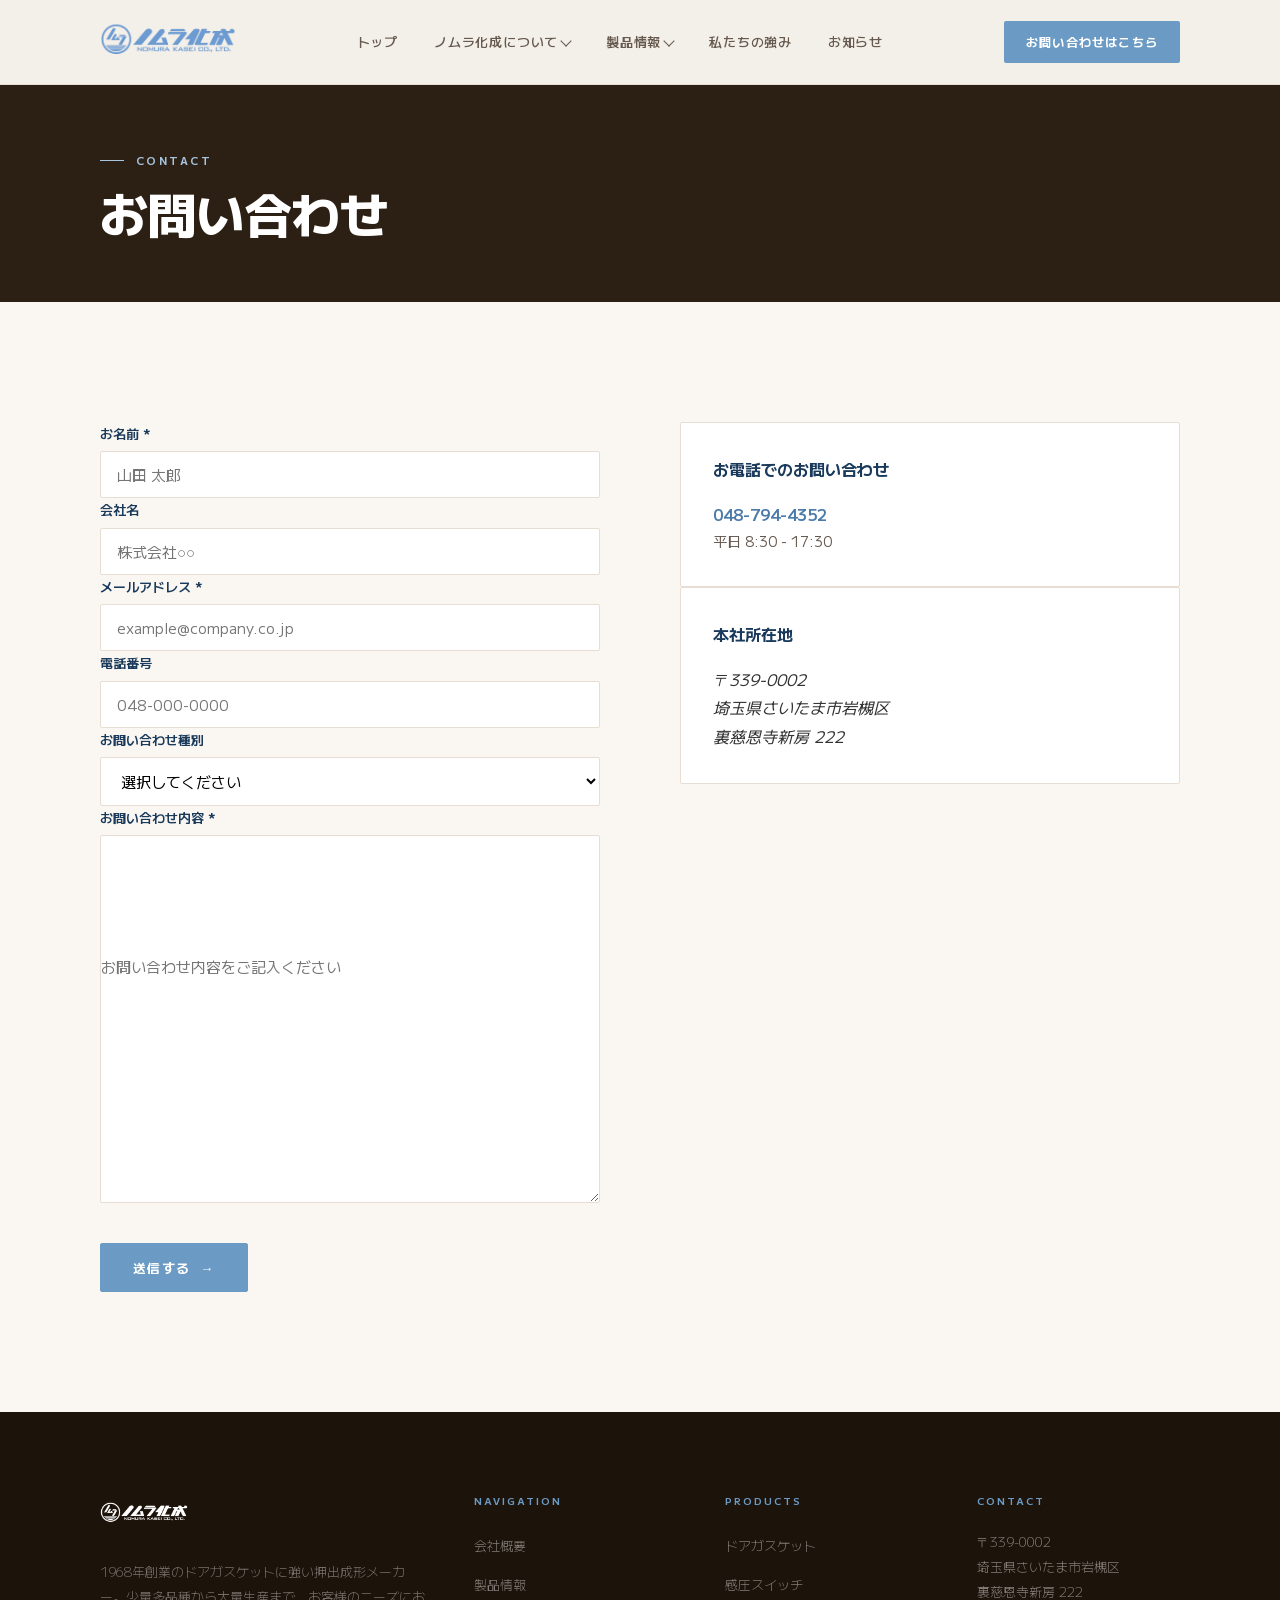
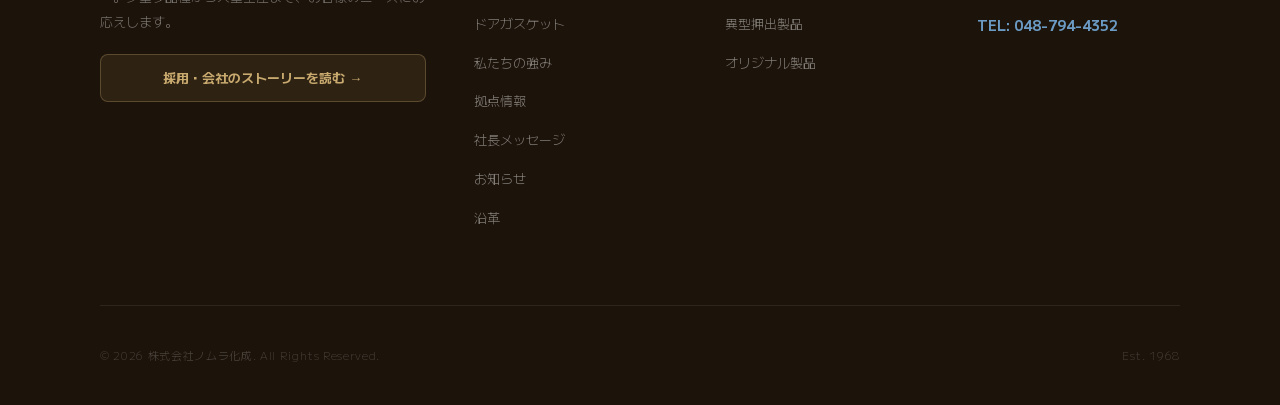
<file: contact.html>
<!DOCTYPE html>
<html lang="ja">
<head>
  <meta charset="UTF-8" />
  <meta name="viewport" content="width=device-width, initial-scale=1.0" />
  <title>お問い合わせ | 株式会社ノムラ化成</title>
  <meta name="description" content="株式会社ノムラ化成へのお問い合わせページです。製品に関するご質問、お見積もり依頼、採用についてなど、お気軽にご連絡ください。">
  <meta property="og:type" content="website">
  <meta property="og:site_name" content="株式会社ノムラ化成">
  <meta property="og:locale" content="ja_JP">
  <meta property="og:title" content="お問い合わせ | 株式会社ノムラ化成">
  <meta property="og:description" content="製品に関するご質問、お見積もり依頼、採用についてなど、お気軽にご連絡ください。">
  <meta property="og:url" content="https://nomura-kasei.co.jp/contact.html">
  <meta property="og:image" content="https://nomura-kasei.co.jp/images/DSC_0283.jpg">
  <link rel="icon" href="images/ノムラ化成様_ロゴマーク_CMYK.png" type="image/png">
  <link rel="preconnect" href="https://fonts.googleapis.com">
  <link rel="preconnect" href="https://fonts.gstatic.com" crossorigin>
  <link href="https://fonts.googleapis.com/css2?family=M+PLUS+1:wght@100;200;300;400;500;600;700;800;900&display=swap" rel="stylesheet">
  <link rel="stylesheet" href="style.css">
  <script type="application/ld+json">
  {
    "@context": "https://schema.org",
    "@type": "Organization",
    "name": "株式会社ノムラ化成",
    "url": "https://nomura-kasei.co.jp",
    "logo": "https://nomura-kasei.co.jp/images/ノムラ化成様_組合せー横_RGB.png",
    "telephone": "+81-48-794-4352",
    "address": {
      "@type": "PostalAddress",
      "streetAddress": "裏慈恩寺新房222",
      "addressLocality": "さいたま市岩槻区",
      "addressRegion": "埼玉県",
      "postalCode": "339-0002",
      "addressCountry": "JP"
    },
    "foundingDate": "1968",
    "description": "1968年創業のドアガスケット・異型押出専門メーカー。軟質PVC・エラストマーを用いた異型押出技術を核に、カスタム断面の共同開発から小ロット品まで対応。ISO9001/14001認証取得。"
  }
  </script>
</head>
<body>

<!-- ===== HEADER ===== -->
<header id="header" class="scrolled">
  <div class="container">
    <div class="header-inner">
      <a href="index.html" class="logo">
        <img src="images/ノムラ化成様_組合せー横_white.png" alt="株式会社ノムラ化成" class="logo-img logo-img-white">
        <img src="images/ノムラ化成様_組合せー横_RGB.png" alt="株式会社ノムラ化成" class="logo-img logo-img-dark">
      </a>
      <nav class="main-nav">
        <ul>
          <li><a href="index.html">トップ</a></li>
          <li>
            <a href="about.html">ノムラ化成について <span class="nav-arrow"></span></a>
            <div class="nav-dropdown">
              <a href="about.html">会社概要</a>
              <a href="message.html">社長メッセージ</a>
              <a href="history.html">沿革</a>
              <a href="locations.html">拠点情報</a>
              <a href="story.html">私たちのストーリー</a>
            </div>
          </li>
          <li>
            <a href="products.html">製品情報 <span class="nav-arrow"></span></a>
            <div class="nav-dropdown">
              <a href="products.html">ドアガスケット</a>
              <a href="products.html">感圧スイッチ</a>
              <a href="products.html">異型押出製品</a>
              <a href="products.html">オリジナル製品</a>
              <a href="products.html#gasket-solutions">ガスケットのお悩み解決</a>
            </div>
          </li>
          <li><a href="strengths.html">私たちの強み</a></li>
          <li><a href="index.html#news">お知らせ</a></li>
        </ul>
      </nav>
      <a href="contact.html" class="nav-contact">お問い合わせはこちら</a>
      <div class="hamburger" onclick="openMobileNav()" aria-label="メニュー">
        <span></span><span></span><span></span>
      </div>
    </div>
  </div>
</header>

<!-- Mobile Nav -->
<div class="mobile-nav" id="mobileNav">
  <span class="mobile-close" onclick="closeMobileNav()">✕</span>
  <a href="index.html" onclick="closeMobileNav()">トップ</a>
  <div class="mobile-nav-group">
    <span class="mobile-nav-label">ノムラ化成について</span>
    <a href="about.html" onclick="closeMobileNav()">会社概要</a>
    <a href="message.html" onclick="closeMobileNav()">社長メッセージ</a>
    <a href="history.html" onclick="closeMobileNav()">沿革</a>
    <a href="locations.html" onclick="closeMobileNav()">拠点情報</a>
    <a href="story.html" onclick="closeMobileNav()">私たちのストーリー</a>
  </div>
  <div class="mobile-nav-group">
    <span class="mobile-nav-label">製品情報</span>
    <a href="products.html" onclick="closeMobileNav()">ドアガスケット</a>
    <a href="products.html" onclick="closeMobileNav()">感圧スイッチ</a>
    <a href="products.html" onclick="closeMobileNav()">異型押出製品</a>
    <a href="products.html" onclick="closeMobileNav()">オリジナル製品</a>
  </div>
  <a href="strengths.html" onclick="closeMobileNav()">強み</a>
  <a href="index.html#news" onclick="closeMobileNav()">お知らせ</a>
  <a href="contact.html" onclick="closeMobileNav()" style="color:var(--blue);">お問い合わせ</a>
</div>

<!-- ===== SUB HERO ===== -->
<section class="sub-hero">
  <div class="container">
    <span class="label-en">Contact</span>
    <h1>お問い合わせ</h1>
  </div>
</section>

<!-- ===== CONTACT SECTION ===== -->
<section class="contact-section">
  <div class="container">
    <!-- Thank you message (hidden by default) -->
    <div id="thankYouMessage" style="display:none; background:var(--blue); color:#fff; padding:24px 32px; border-radius:12px; margin-bottom:40px; text-align:center;">
      <p style="font-size:1.2rem; font-weight:600; margin-bottom:8px;">お問い合わせありがとうございます。</p>
      <p>内容を確認の上、担当者よりご連絡いたします。</p>
    </div>

    <div class="contact-grid">
      <!-- LEFT: Form -->
      <div class="contact-form">
        <form action="https://formsubmit.co/info@nomura-kasei.co.jp" method="POST">
          <input type="hidden" name="_subject" value="【ノムラ化成HP】お問い合わせ">
          <input type="hidden" name="_captcha" value="false">
          <input type="hidden" name="_next" value="https://nomura-kasei.co.jp/contact.html?sent=1">

          <div class="form-group">
            <label for="name">お名前 <span class="required">*</span></label>
            <input type="text" id="name" name="name" required placeholder="山田 太郎">
          </div>

          <div class="form-group">
            <label for="company">会社名</label>
            <input type="text" id="company" name="company" placeholder="株式会社○○">
          </div>

          <div class="form-group">
            <label for="email">メールアドレス <span class="required">*</span></label>
            <input type="email" id="email" name="email" required placeholder="example@company.co.jp">
          </div>

          <div class="form-group">
            <label for="tel">電話番号</label>
            <input type="tel" id="tel" name="tel" placeholder="048-000-0000">
          </div>

          <div class="form-group">
            <label for="category">お問い合わせ種別</label>
            <select id="category" name="category">
              <option value="">選択してください</option>
              <option value="製品について">製品について</option>
              <option value="見積もり依頼">見積もり依頼</option>
              <option value="採用について">採用について</option>
              <option value="その他">その他</option>
            </select>
          </div>

          <div class="form-group">
            <label for="message">お問い合わせ内容 <span class="required">*</span></label>
            <textarea id="message" name="message" required rows="6" placeholder="お問い合わせ内容をご記入ください"></textarea>
          </div>

          <button type="submit" class="btn btn--primary form-submit">送信する</button>
        </form>
      </div>

      <!-- RIGHT: Contact Info -->
      <div class="contact-info">
        <div class="contact-info-block">
          <h3>お電話でのお問い合わせ</h3>
          <a href="tel:048-794-4352" class="contact-phone">048-794-4352</a>
          <p class="contact-hours">平日 8:30 - 17:30</p>
        </div>
        <div class="contact-info-block">
          <h3>本社所在地</h3>
          <address>
            〒339-0002<br>
            埼玉県さいたま市岩槻区<br>
            裏慈恩寺新房 222
          </address>
        </div>
      </div>
    </div>
  </div>
</section>

<!-- ===== FOOTER ===== -->
<footer>
  <div class="container">
    <div class="footer-top">
      <div class="footer-brand">
        <img src="images/ノムラ化成様_組合せー横_white.png" alt="株式会社ノムラ化成" class="footer-logo-img">
        <p>1968年創業のドアガスケットに強い押出成形メーカー。少量多品種から大量生産まで、お客様のニーズにお応えします。</p>
        <a href="story.html" class="footer-story-link">
          採用・会社のストーリーを読む →
        </a>
      </div>
      <div class="footer-col">
        <h4>Navigation</h4>
        <ul>
          <li><a href="about.html">会社概要</a></li>
          <li><a href="products.html">製品情報</a></li>
          <li><a href="products.html#gasket-solutions">ドアガスケット</a></li>
          <li><a href="strengths.html">私たちの強み</a></li>
          <li><a href="locations.html">拠点情報</a></li>
          <li><a href="message.html">社長メッセージ</a></li>
          <li><a href="index.html#news">お知らせ</a></li>
          <li><a href="history.html">沿革</a></li>
        </ul>
      </div>
      <div class="footer-col">
        <h4>Products</h4>
        <ul>
          <li><a href="products.html">ドアガスケット</a></li>
          <li><a href="products.html">感圧スイッチ</a></li>
          <li><a href="products.html">異型押出製品</a></li>
          <li><a href="products.html">オリジナル製品</a></li>
        </ul>
      </div>
      <div class="footer-col">
        <h4>Contact</h4>
        <address>
          〒339-0002<br>
          埼玉県さいたま市岩槻区<br>
          裏慈恩寺新房 222<br>
          <strong>TEL: 048-794-4352</strong>
        </address>
      </div>
    </div>
    <div class="footer-bottom">
      <p>© 2026 株式会社ノムラ化成. All Rights Reserved.</p>
      <p>Est. 1968</p>
    </div>
  </div>
</footer>

<script>
  // ===== Mobile nav =====
  function openMobileNav() {
    document.getElementById('mobileNav').classList.add('open');
    document.body.style.overflow = 'hidden';
  }
  function closeMobileNav() {
    document.getElementById('mobileNav').classList.remove('open');
    document.body.style.overflow = '';
  }

  // ===== URL params: preset select & thank you message =====
  (function() {
    const params = new URLSearchParams(window.location.search);

    // If ?subject=recruit, preset the category select to 採用について
    if (params.get('subject') === 'recruit') {
      const sel = document.getElementById('category');
      if (sel) sel.value = '採用について';
    }

    // If ?sent=1, show thank you message
    if (params.get('sent') === '1') {
      const msg = document.getElementById('thankYouMessage');
      if (msg) msg.style.display = 'block';
    }
  })();
</script>
</body>
</html>
</file>
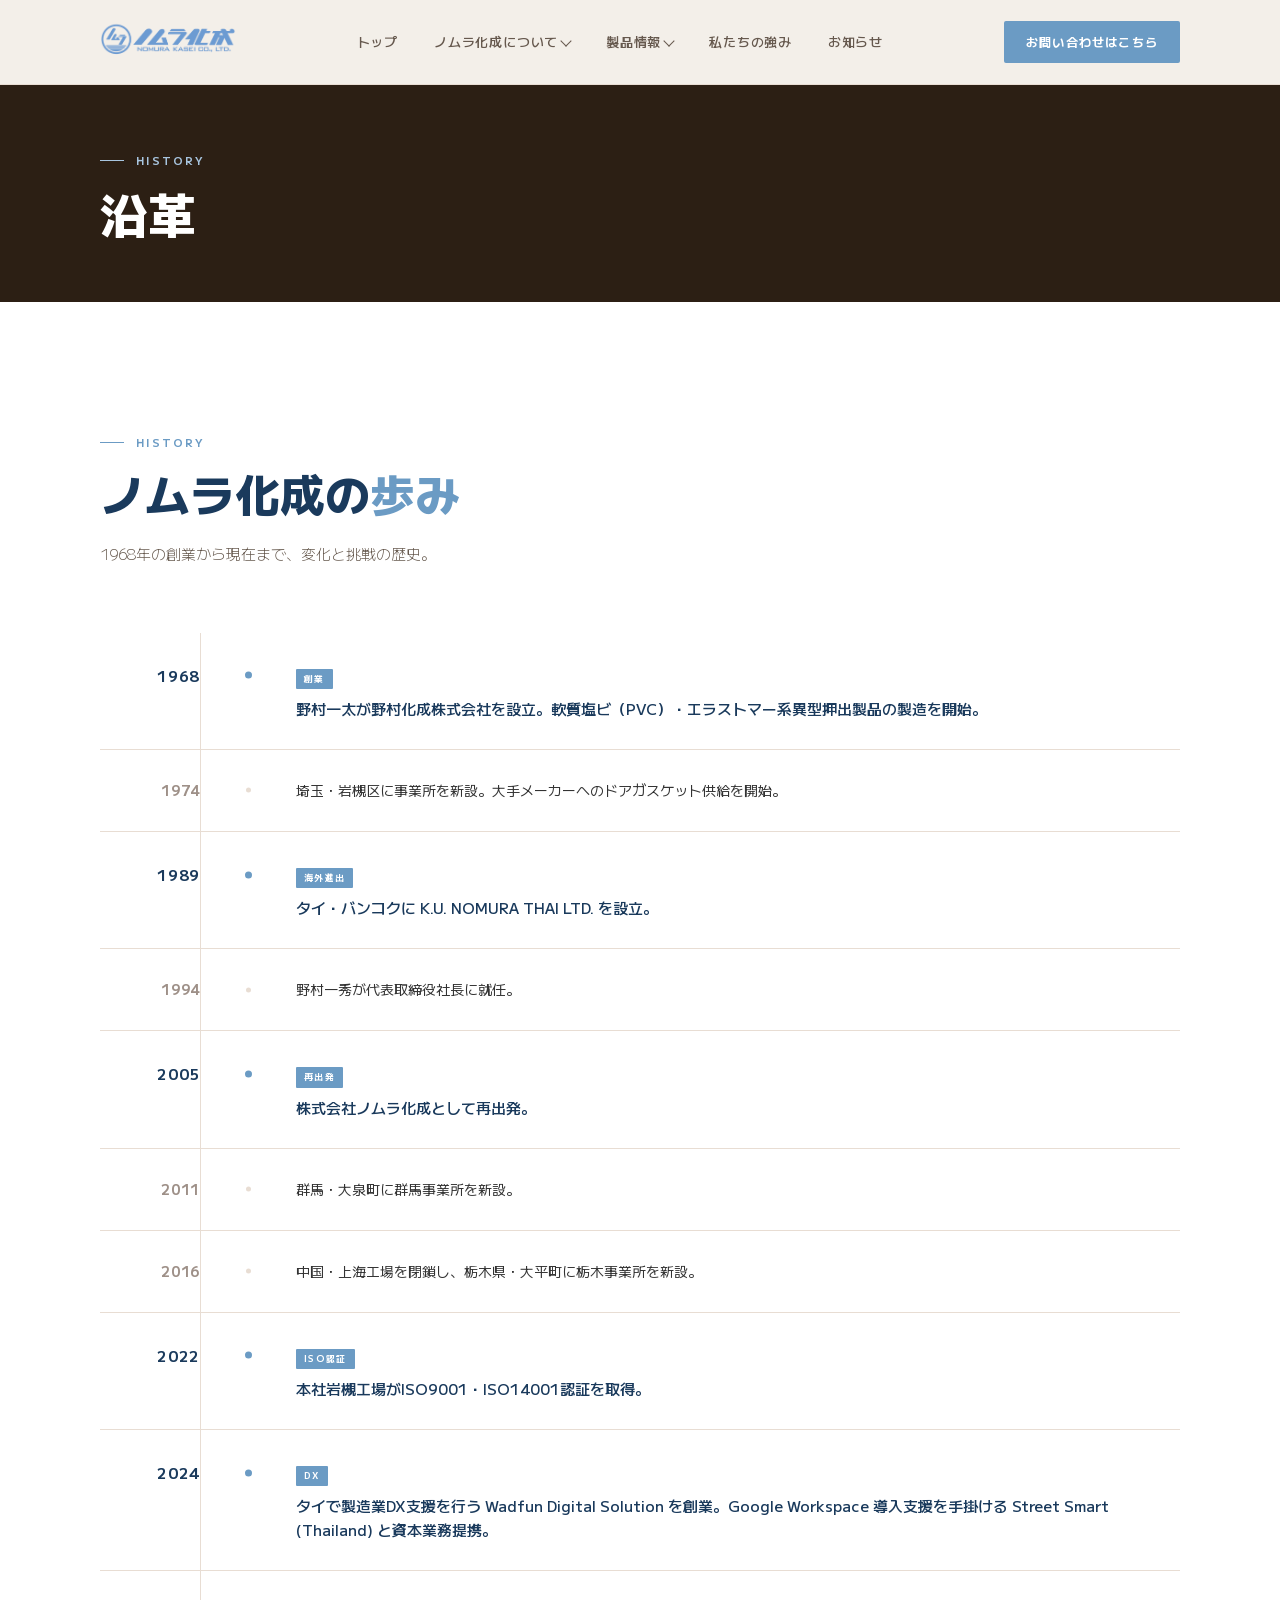
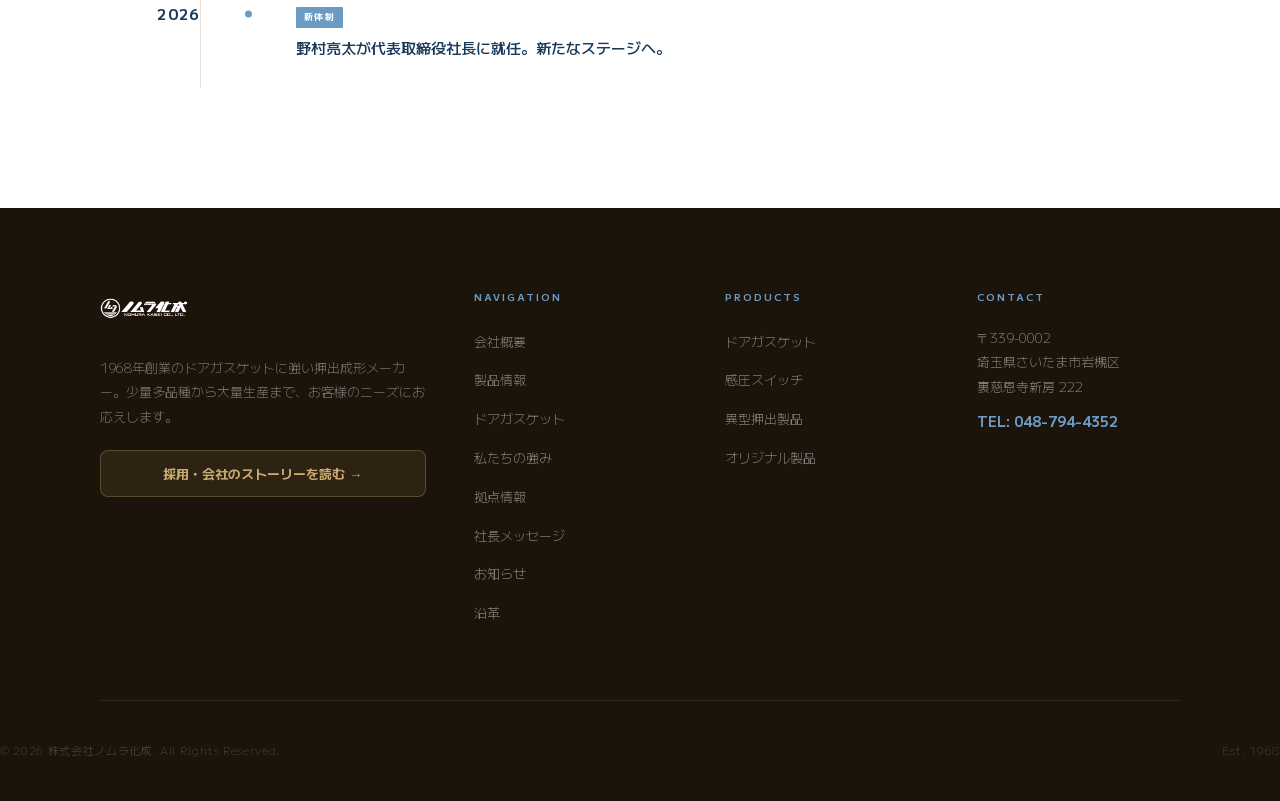
<file: history.html>
<!DOCTYPE html>
<html lang="ja">
<head>
  <meta charset="UTF-8" />
  <meta name="viewport" content="width=device-width, initial-scale=1.0" />
  <title>沿革 | 株式会社ノムラ化成</title>
  <meta name="description" content="株式会社ノムラ化成の沿革ページです。1968年の創業から現在まで、変化と挑戦の歴史をご紹介します。">
  <meta property="og:type" content="website">
  <meta property="og:site_name" content="株式会社ノムラ化成">
  <meta property="og:locale" content="ja_JP">
  <meta property="og:title" content="沿革 | 株式会社ノムラ化成">
  <meta property="og:description" content="1968年の創業から現在まで、変化と挑戦の歴史をご紹介します。">
  <meta property="og:url" content="https://nomura-kasei.co.jp/history.html">
  <meta property="og:image" content="https://nomura-kasei.co.jp/images/DSC_0283.jpg">
  <link rel="icon" href="images/ノムラ化成様_ロゴマーク_CMYK.png" type="image/png">
  <link rel="preconnect" href="https://fonts.googleapis.com">
  <link rel="preconnect" href="https://fonts.gstatic.com" crossorigin>
  <link href="https://fonts.googleapis.com/css2?family=M+PLUS+1:wght@100;200;300;400;500;600;700;800;900&display=swap" rel="stylesheet">
  <link rel="stylesheet" href="style.css">
  <script type="application/ld+json">
  {
    "@context": "https://schema.org",
    "@type": "Organization",
    "name": "株式会社ノムラ化成",
    "url": "https://nomura-kasei.co.jp",
    "logo": "https://nomura-kasei.co.jp/images/ノムラ化成様_組合せー横_RGB.png",
    "telephone": "+81-48-794-4352",
    "address": {
      "@type": "PostalAddress",
      "streetAddress": "裏慈恩寺新房222",
      "addressLocality": "さいたま市岩槻区",
      "addressRegion": "埼玉県",
      "postalCode": "339-0002",
      "addressCountry": "JP"
    },
    "foundingDate": "1968",
    "description": "1968年創業のドアガスケット・異型押出専門メーカー。軟質PVC・エラストマーを用いた異型押出技術を核に、カスタム断面の共同開発から小ロット品まで対応。ISO9001/14001認証取得。"
  }
  </script>
</head>
<body>

<!-- ===== HEADER ===== -->
<header id="header" class="scrolled">
  <div class="container">
    <div class="header-inner">
      <a href="index.html" class="logo">
        <img src="images/ノムラ化成様_組合せー横_white.png" alt="株式会社ノムラ化成" class="logo-img logo-img-white">
        <img src="images/ノムラ化成様_組合せー横_RGB.png" alt="株式会社ノムラ化成" class="logo-img logo-img-dark">
      </a>
      <nav class="main-nav">
        <ul>
          <li><a href="index.html">トップ</a></li>
          <li>
            <a href="about.html">ノムラ化成について <span class="nav-arrow"></span></a>
            <div class="nav-dropdown">
              <a href="about.html">会社概要</a>
              <a href="message.html">社長メッセージ</a>
              <a href="history.html">沿革</a>
              <a href="locations.html">拠点情報</a>
              <a href="story.html">私たちのストーリー</a>
            </div>
          </li>
          <li>
            <a href="products.html">製品情報 <span class="nav-arrow"></span></a>
            <div class="nav-dropdown">
              <a href="products.html">ドアガスケット</a>
              <a href="products.html">感圧スイッチ</a>
              <a href="products.html">異型押出製品</a>
              <a href="products.html">オリジナル製品</a>
              <a href="products.html#gasket-solutions">ガスケットのお悩み解決</a>
            </div>
          </li>
          <li><a href="strengths.html">私たちの強み</a></li>
          <li><a href="index.html#news">お知らせ</a></li>
        </ul>
      </nav>
      <a href="contact.html" class="nav-contact">お問い合わせはこちら</a>
      <div class="hamburger" onclick="openMobileNav()" aria-label="メニュー">
        <span></span><span></span><span></span>
      </div>
    </div>
  </div>
</header>

<!-- Mobile Nav -->
<div class="mobile-nav" id="mobileNav">
  <span class="mobile-close" onclick="closeMobileNav()">✕</span>
  <a href="index.html" onclick="closeMobileNav()">トップ</a>
  <div class="mobile-nav-group">
    <span class="mobile-nav-label">ノムラ化成について</span>
    <a href="about.html" onclick="closeMobileNav()">会社概要</a>
    <a href="message.html" onclick="closeMobileNav()">社長メッセージ</a>
    <a href="history.html" onclick="closeMobileNav()">沿革</a>
    <a href="locations.html" onclick="closeMobileNav()">拠点情報</a>
    <a href="story.html" onclick="closeMobileNav()">私たちのストーリー</a>
  </div>
  <div class="mobile-nav-group">
    <span class="mobile-nav-label">製品情報</span>
    <a href="products.html" onclick="closeMobileNav()">ドアガスケット</a>
    <a href="products.html" onclick="closeMobileNav()">感圧スイッチ</a>
    <a href="products.html" onclick="closeMobileNav()">異型押出製品</a>
    <a href="products.html" onclick="closeMobileNav()">オリジナル製品</a>
  </div>
  <a href="strengths.html" onclick="closeMobileNav()">強み</a>
  <a href="index.html#news" onclick="closeMobileNav()">お知らせ</a>
  <a href="contact.html" onclick="closeMobileNav()" style="color:var(--blue);">お問い合わせ</a>
</div>

<!-- ===== SUB HERO ===== -->
<section class="sub-hero">
  <div class="container">
    <span class="label-en">History</span>
    <h1>沿革</h1>
  </div>
</section>

<!-- ===== HISTORY CONTENT ===== -->
<section style="padding:120px 0;">
  <div class="container">
    <div class="sec-head reveal">
      <span class="label-en">History</span>
      <h2 class="sec-title">ノムラ化成の<em>歩み</em></h2>
      <p class="sec-lead">1968年の創業から現在まで、変化と挑戦の歴史。</p>
    </div>
    <div class="timeline-wrap reveal">
      <div class="tl-item milestone">
        <div class="tl-year">1968</div>
        <div class="tl-content">
          <span class="tl-badge">創業</span>
          <div class="tl-event">野村一太が野村化成株式会社を設立。軟質塩ビ（PVC）・エラストマー系異型押出製品の製造を開始。</div>
        </div>
      </div>
      <div class="tl-item">
        <div class="tl-year">1974</div>
        <div class="tl-content">
          <div class="tl-event">埼玉・岩槻区に事業所を新設。大手メーカーへのドアガスケット供給を開始。</div>
        </div>
      </div>
      <div class="tl-item milestone">
        <div class="tl-year">1989</div>
        <div class="tl-content">
          <span class="tl-badge">海外進出</span>
          <div class="tl-event">タイ・バンコクに K.U. NOMURA THAI LTD. を設立。</div>
        </div>
      </div>
      <div class="tl-item">
        <div class="tl-year">1994</div>
        <div class="tl-content">
          <div class="tl-event">野村一秀が代表取締役社長に就任。</div>
        </div>
      </div>
      <div class="tl-item milestone">
        <div class="tl-year">2005</div>
        <div class="tl-content">
          <span class="tl-badge">再出発</span>
          <div class="tl-event">株式会社ノムラ化成として再出発。</div>
        </div>
      </div>
      <div class="tl-item">
        <div class="tl-year">2011</div>
        <div class="tl-content">
          <div class="tl-event">群馬・大泉町に群馬事業所を新設。</div>
        </div>
      </div>
      <div class="tl-item">
        <div class="tl-year">2016</div>
        <div class="tl-content">
          <div class="tl-event">中国・上海工場を閉鎖し、栃木県・大平町に栃木事業所を新設。</div>
        </div>
      </div>
      <div class="tl-item milestone">
        <div class="tl-year">2022</div>
        <div class="tl-content">
          <span class="tl-badge">ISO認証</span>
          <div class="tl-event">本社岩槻工場がISO9001・ISO14001認証を取得。</div>
        </div>
      </div>
      <div class="tl-item milestone">
        <div class="tl-year">2024</div>
        <div class="tl-content">
          <span class="tl-badge">DX</span>
          <div class="tl-event">タイで製造業DX支援を行う Wadfun Digital Solution を創業。Google Workspace 導入支援を手掛ける Street Smart (Thailand) と資本業務提携。</div>
        </div>
      </div>
      <div class="tl-item milestone">
        <div class="tl-year">2026</div>
        <div class="tl-content">
          <span class="tl-badge">新体制</span>
          <div class="tl-event">野村亮太が代表取締役社長に就任。新たなステージへ。</div>
        </div>
      </div>
    </div>
  </div>
</section>

<!-- ===== FOOTER ===== -->
<footer>
  <div class="container">
    <div class="footer-top">
      <div class="footer-brand">
        <img src="images/ノムラ化成様_組合せー横_white.png" alt="株式会社ノムラ化成" class="footer-logo-img">
        <p>1968年創業のドアガスケットに強い押出成形メーカー。少量多品種から大量生産まで、お客様のニーズにお応えします。</p>
        <a href="story.html" class="footer-story-link">
          採用・会社のストーリーを読む →
        </a>
      </div>
      <div class="footer-col">
        <h4>Navigation</h4>
        <ul>
          <li><a href="about.html">会社概要</a></li>
          <li><a href="products.html">製品情報</a></li>
          <li><a href="products.html#gasket-solutions">ドアガスケット</a></li>
          <li><a href="strengths.html">私たちの強み</a></li>
          <li><a href="locations.html">拠点情報</a></li>
          <li><a href="message.html">社長メッセージ</a></li>
          <li><a href="index.html#news">お知らせ</a></li>
          <li><a href="history.html">沿革</a></li>
        </ul>
      </div>
      <div class="footer-col">
        <h4>Products</h4>
        <ul>
          <li><a href="products.html">ドアガスケット</a></li>
          <li><a href="products.html">感圧スイッチ</a></li>
          <li><a href="products.html">異型押出製品</a></li>
          <li><a href="products.html">オリジナル製品</a></li>
        </ul>
      </div>
      <div class="footer-col">
        <h4>Contact</h4>
        <address>
          〒339-0002<br>
          埼玉県さいたま市岩槻区<br>
          裏慈恩寺新房 222<br>
          <strong>TEL: 048-794-4352</strong>
        </address>
      </div>
      </div>
    </div>
    <div class="footer-bottom">
      <p>© 2026 株式会社ノムラ化成. All Rights Reserved.</p>
      <p>Est. 1968</p>
    </div>
  </div>
</footer>

<script>
  // ===== Mobile nav =====
  function openMobileNav() {
    document.getElementById('mobileNav').classList.add('open');
    document.body.style.overflow = 'hidden';
  }
  function closeMobileNav() {
    document.getElementById('mobileNav').classList.remove('open');
    document.body.style.overflow = '';
  }

  // ===== Scroll reveal =====
  const revealEls = document.querySelectorAll('.reveal, .reveal-l');
  const revealObs = new IntersectionObserver((entries) => {
    entries.forEach(entry => {
      if (entry.isIntersecting) {
        const parent = entry.target.parentElement;
        const siblings = [...parent.querySelectorAll('.reveal:not(.in), .reveal-l:not(.in)')];
        const idx = siblings.indexOf(entry.target);
        setTimeout(() => {
          entry.target.classList.add('in');
        }, Math.min(idx, 3) * 100);
        revealObs.unobserve(entry.target);
      }
    });
  }, { threshold: 0.1, rootMargin: '0px 0px -40px 0px' });
  revealEls.forEach(el => revealObs.observe(el));
</script>
</body>
</html>
</file>
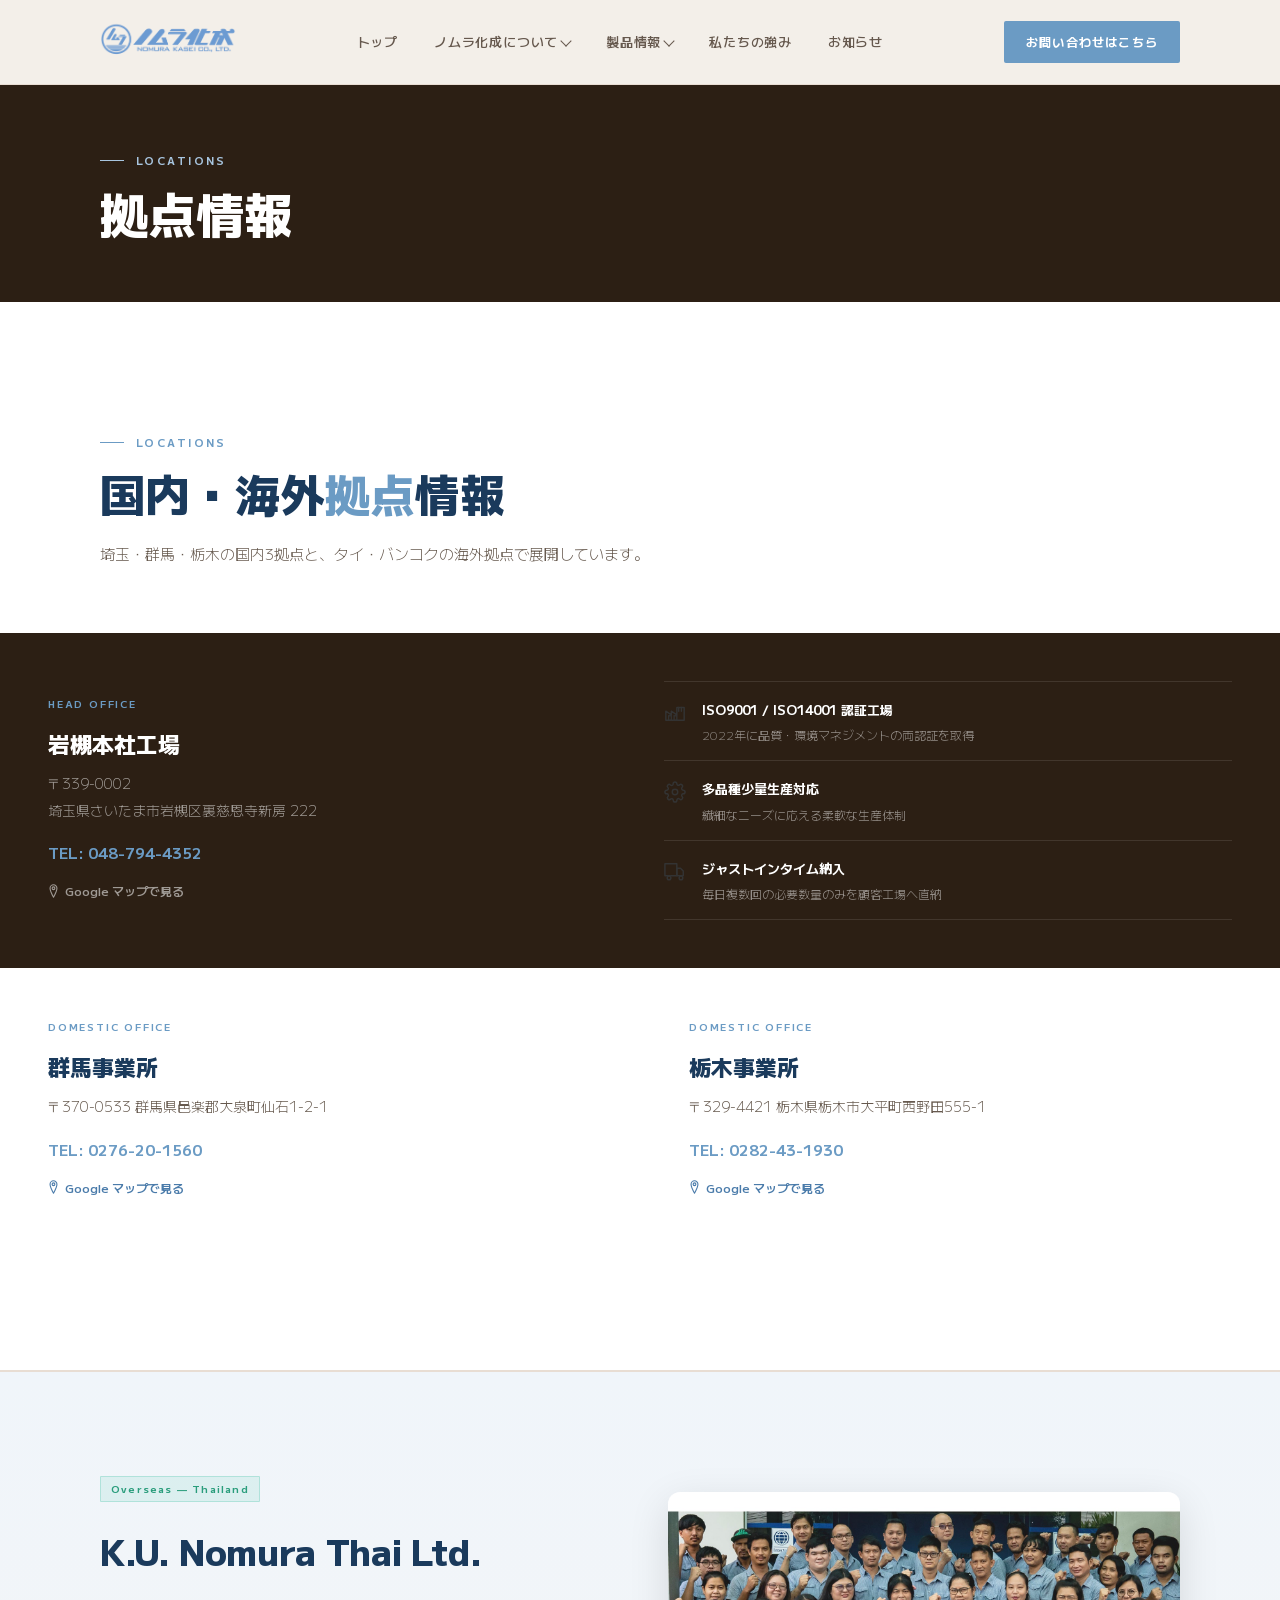
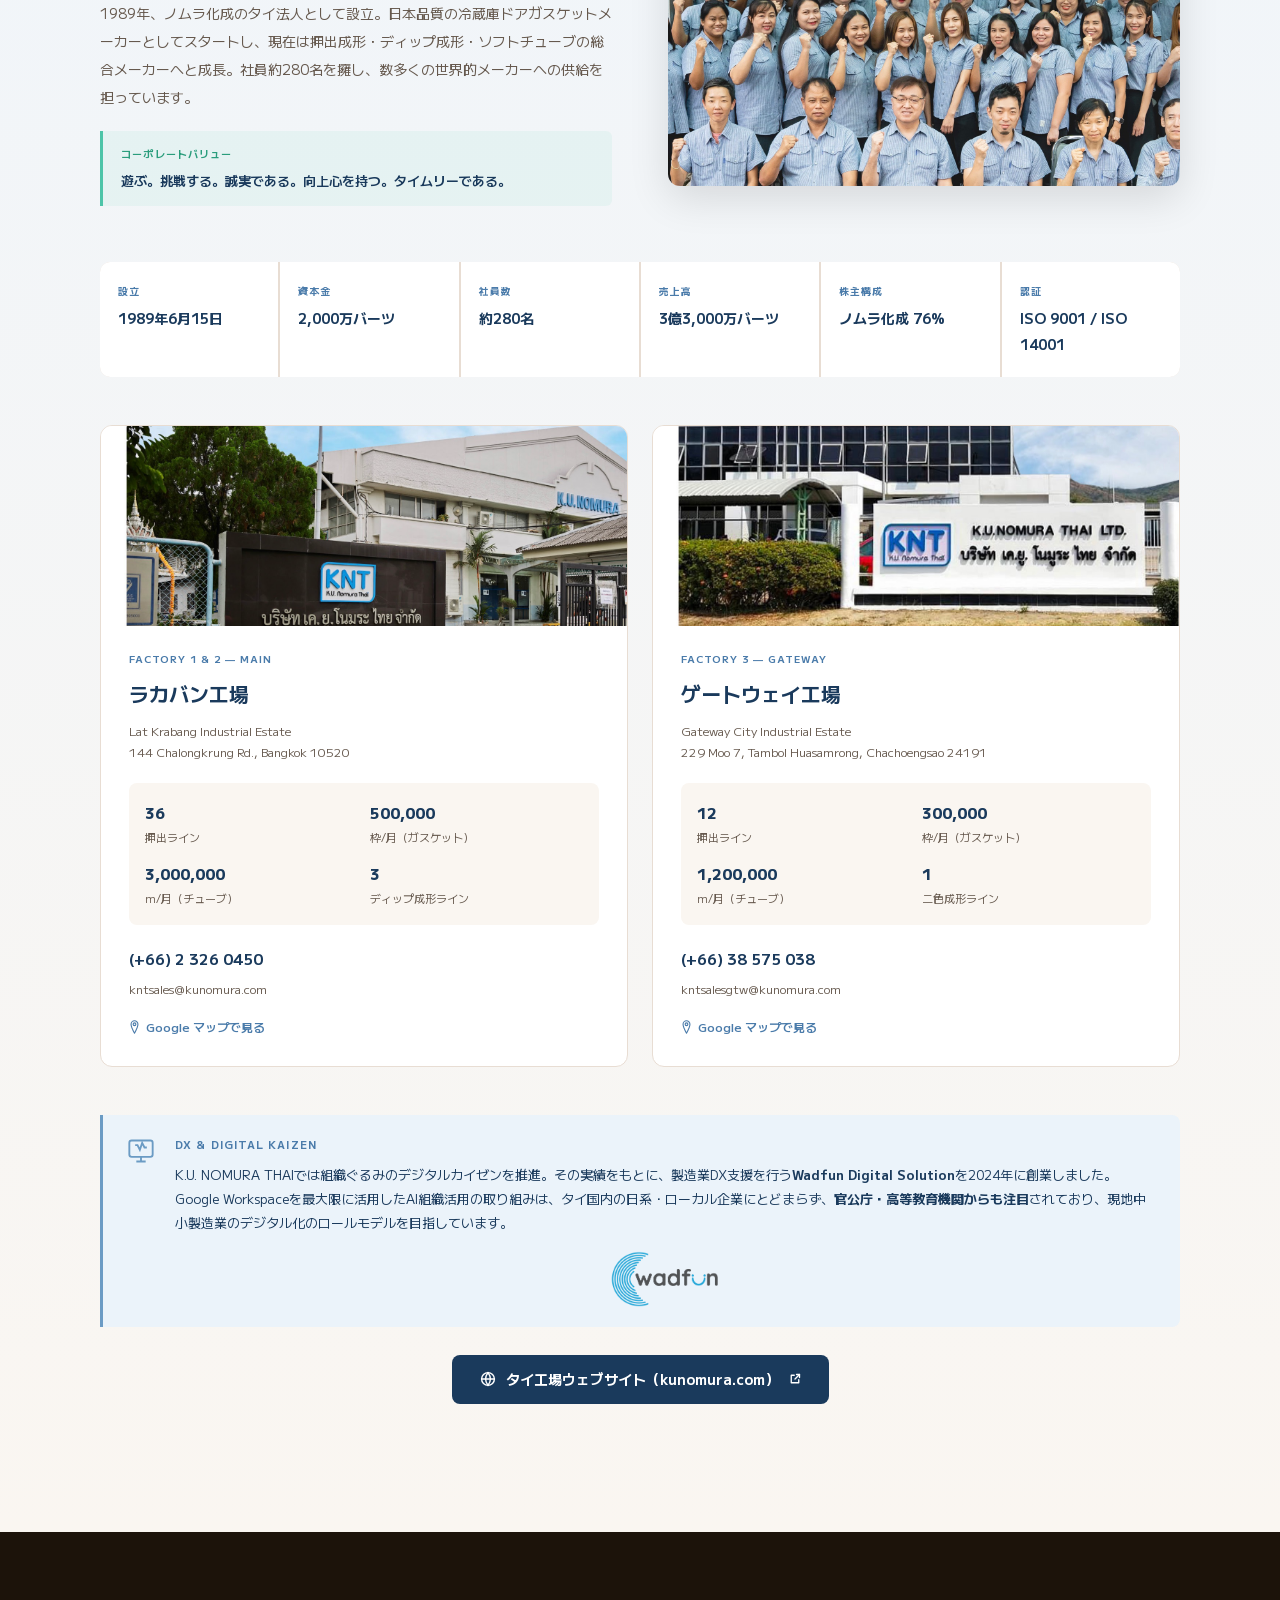
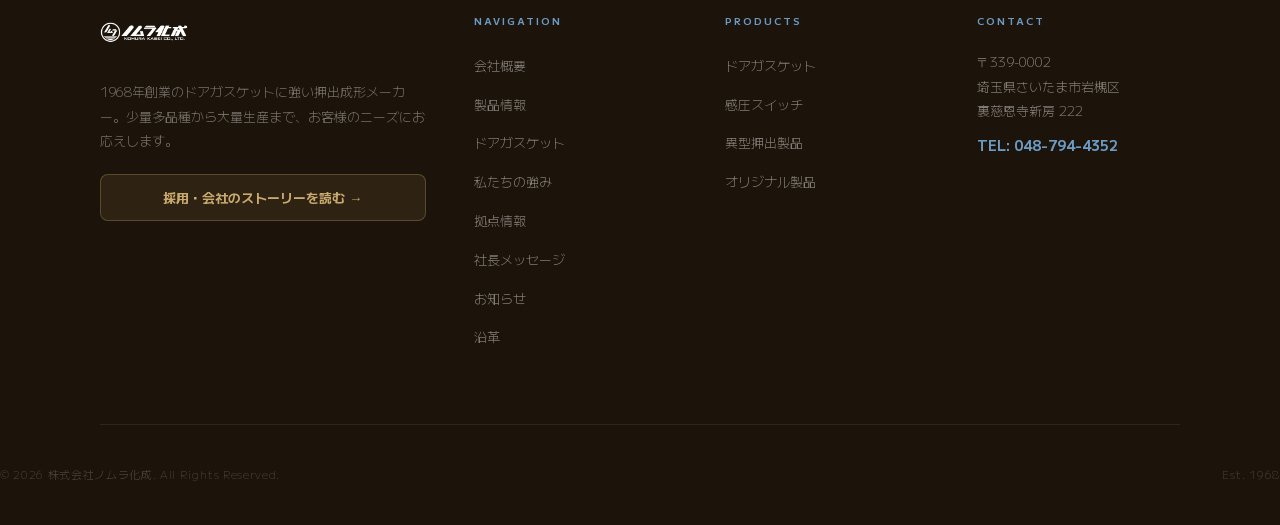
<file: locations.html>
<!DOCTYPE html>
<html lang="ja">
<head>
  <meta charset="UTF-8" />
  <meta name="viewport" content="width=device-width, initial-scale=1.0" />
  <title>拠点情報 | 株式会社ノムラ化成</title>
  <meta name="description" content="株式会社ノムラ化成の拠点情報ページです。埼玉・群馬・栃木の国内3拠点と、タイ・バンコクの海外拠点で展開しています。">
  <meta property="og:type" content="website">
  <meta property="og:site_name" content="株式会社ノムラ化成">
  <meta property="og:locale" content="ja_JP">
  <meta property="og:title" content="拠点情報 | 株式会社ノムラ化成">
  <meta property="og:description" content="埼玉・群馬・栃木の国内3拠点と、タイ・バンコクの海外拠点で展開しています。">
  <meta property="og:url" content="https://nomura-kasei.co.jp/locations.html">
  <meta property="og:image" content="https://nomura-kasei.co.jp/images/DSC_0283.jpg">
  <link rel="icon" href="images/ノムラ化成様_ロゴマーク_CMYK.png" type="image/png">
  <link rel="preconnect" href="https://fonts.googleapis.com">
  <link rel="preconnect" href="https://fonts.gstatic.com" crossorigin>
  <link href="https://fonts.googleapis.com/css2?family=M+PLUS+1:wght@100;200;300;400;500;600;700;800;900&display=swap" rel="stylesheet">
  <link rel="stylesheet" href="style.css">
  <script type="application/ld+json">
  {
    "@context": "https://schema.org",
    "@type": "Organization",
    "name": "株式会社ノムラ化成",
    "url": "https://nomura-kasei.co.jp",
    "logo": "https://nomura-kasei.co.jp/images/ノムラ化成様_組合せー横_RGB.png",
    "telephone": "+81-48-794-4352",
    "address": {
      "@type": "PostalAddress",
      "streetAddress": "裏慈恩寺新房222",
      "addressLocality": "さいたま市岩槻区",
      "addressRegion": "埼玉県",
      "postalCode": "339-0002",
      "addressCountry": "JP"
    },
    "foundingDate": "1968",
    "description": "1968年創業のドアガスケット・異型押出専門メーカー。軟質PVC・エラストマーを用いた異型押出技術を核に、カスタム断面の共同開発から小ロット品まで対応。ISO9001/14001認証取得。"
  }
  </script>
</head>
<body>

<!-- ===== HEADER ===== -->
<header id="header" class="scrolled">
  <div class="container">
    <div class="header-inner">
      <a href="index.html" class="logo">
        <img src="images/ノムラ化成様_組合せー横_white.png" alt="株式会社ノムラ化成" class="logo-img logo-img-white">
        <img src="images/ノムラ化成様_組合せー横_RGB.png" alt="株式会社ノムラ化成" class="logo-img logo-img-dark">
      </a>
      <nav class="main-nav">
        <ul>
          <li><a href="index.html">トップ</a></li>
          <li>
            <a href="about.html">ノムラ化成について <span class="nav-arrow"></span></a>
            <div class="nav-dropdown">
              <a href="about.html">会社概要</a>
              <a href="message.html">社長メッセージ</a>
              <a href="history.html">沿革</a>
              <a href="locations.html">拠点情報</a>
              <a href="story.html">私たちのストーリー</a>
            </div>
          </li>
          <li>
            <a href="products.html">製品情報 <span class="nav-arrow"></span></a>
            <div class="nav-dropdown">
              <a href="products.html">ドアガスケット</a>
              <a href="products.html">感圧スイッチ</a>
              <a href="products.html">異型押出製品</a>
              <a href="products.html">オリジナル製品</a>
              <a href="products.html#gasket-solutions">ガスケットのお悩み解決</a>
            </div>
          </li>
          <li><a href="strengths.html">私たちの強み</a></li>
          <li><a href="index.html#news">お知らせ</a></li>
        </ul>
      </nav>
      <a href="contact.html" class="nav-contact">お問い合わせはこちら</a>
      <div class="hamburger" onclick="openMobileNav()" aria-label="メニュー">
        <span></span><span></span><span></span>
      </div>
    </div>
  </div>
</header>

<!-- Mobile Nav -->
<div class="mobile-nav" id="mobileNav">
  <span class="mobile-close" onclick="closeMobileNav()">✕</span>
  <a href="index.html" onclick="closeMobileNav()">トップ</a>
  <div class="mobile-nav-group">
    <span class="mobile-nav-label">ノムラ化成について</span>
    <a href="about.html" onclick="closeMobileNav()">会社概要</a>
    <a href="message.html" onclick="closeMobileNav()">社長メッセージ</a>
    <a href="history.html" onclick="closeMobileNav()">沿革</a>
    <a href="locations.html" onclick="closeMobileNav()">拠点情報</a>
    <a href="story.html" onclick="closeMobileNav()">私たちのストーリー</a>
  </div>
  <div class="mobile-nav-group">
    <span class="mobile-nav-label">製品情報</span>
    <a href="products.html" onclick="closeMobileNav()">ドアガスケット</a>
    <a href="products.html" onclick="closeMobileNav()">感圧スイッチ</a>
    <a href="products.html" onclick="closeMobileNav()">異型押出製品</a>
    <a href="products.html" onclick="closeMobileNav()">オリジナル製品</a>
  </div>
  <a href="strengths.html" onclick="closeMobileNav()">強み</a>
  <a href="index.html#news" onclick="closeMobileNav()">お知らせ</a>
  <a href="contact.html" onclick="closeMobileNav()" style="color:var(--blue);">お問い合わせ</a>
</div>

<!-- ===== SUB HERO ===== -->
<section class="sub-hero">
  <div class="container">
    <span class="label-en">Locations</span>
    <h1>拠点情報</h1>
  </div>
</section>

<!-- ===== LOCATIONS CONTENT ===== -->
<section style="padding:120px 0;">
  <div class="container">
    <div class="sec-head reveal">
      <span class="label-en">Locations</span>
      <h2 class="sec-title">国内・海外<em>拠点</em>情報</h2>
      <p class="sec-lead">埼玉・群馬・栃木の国内3拠点と、タイ・バンコクの海外拠点で展開しています。</p>
    </div>
  </div>
  <div class="locations-grid reveal">
    <!-- HQ -->
    <div class="location-card hq">
      <div>
        <div class="loc-type">Head Office</div>
        <div class="loc-name">岩槻本社工場</div>
        <div class="loc-addr">〒339-0002<br>埼玉県さいたま市岩槻区裏慈恩寺新房 222</div>
        <div class="loc-tel">TEL: 048-794-4352</div>
        <a href="https://maps.app.goo.gl/szu4nPzos1Lg7bib9" target="_blank" rel="noopener noreferrer" class="loc-map-link">
          <svg viewBox="0 0 16 20" width="11" height="14" fill="none" stroke="currentColor" stroke-width="1.6" stroke-linecap="round" stroke-linejoin="round"><path d="M8 1C5.24 1 3 3.24 3 6c0 4 5 13 5 13s5-9 5-13c0-2.76-2.24-5-5-5Z"/><circle cx="8" cy="6" r="2"/></svg>
          Google マップで見る
        </a>
      </div>
      <div class="hq-right">
        <div class="hq-feature">
          <div class="hq-feature-icon"><svg viewBox="0 0 24 24" fill="none" xmlns="http://www.w3.org/2000/svg" width="22" height="22"><path d="M2 20V10L8 14V10L14 14V6H22V20H2Z" stroke="currentColor" stroke-width="1.6" stroke-linejoin="round"/><path d="M16 10V6M19 10V6" stroke="currentColor" stroke-width="1.6" stroke-linecap="round"/><rect x="5" y="15" width="3" height="5" stroke="currentColor" stroke-width="1.4"/><rect x="11" y="15" width="3" height="5" stroke="currentColor" stroke-width="1.4"/></svg></div>
          <div class="hq-feature-text">
            <h4>ISO9001 / ISO14001 認証工場</h4>
            <p>2022年に品質・環境マネジメントの両認証を取得</p>
          </div>
        </div>
        <div class="hq-feature">
          <div class="hq-feature-icon"><svg viewBox="0 0 24 24" fill="none" xmlns="http://www.w3.org/2000/svg" width="22" height="22"><path d="M12 15a3 3 0 1 0 0-6 3 3 0 0 0 0 6Z" stroke="currentColor" stroke-width="1.6"/><path d="M19.4 15a1.65 1.65 0 0 0 .33 1.82l.06.06a2 2 0 0 1-2.83 2.83l-.06-.06a1.65 1.65 0 0 0-1.82-.33 1.65 1.65 0 0 0-1 1.51V21a2 2 0 0 1-4 0v-.09A1.65 1.65 0 0 0 9 19.4a1.65 1.65 0 0 0-1.82.33l-.06.06a2 2 0 0 1-2.83-2.83l.06-.06A1.65 1.65 0 0 0 4.68 15a1.65 1.65 0 0 0-1.51-1H3a2 2 0 0 1 0-4h.09A1.65 1.65 0 0 0 4.6 9a1.65 1.65 0 0 0-.33-1.82l-.06-.06a2 2 0 0 1 2.83-2.83l.06.06A1.65 1.65 0 0 0 9 4.68a1.65 1.65 0 0 0 1-1.51V3a2 2 0 0 1 4 0v.09a1.65 1.65 0 0 0 1 1.51 1.65 1.65 0 0 0 1.82-.33l.06-.06a2 2 0 0 1 2.83 2.83l-.06.06A1.65 1.65 0 0 0 19.4 9a1.65 1.65 0 0 0 1.51 1H21a2 2 0 0 1 0 4h-.09a1.65 1.65 0 0 0-1.51 1Z" stroke="currentColor" stroke-width="1.6"/></svg></div>
          <div class="hq-feature-text">
            <h4>多品種少量生産対応</h4>
            <p>繊細なニーズに応える柔軟な生産体制</p>
          </div>
        </div>
        <div class="hq-feature">
          <div class="hq-feature-icon"><svg viewBox="0 0 24 24" fill="none" xmlns="http://www.w3.org/2000/svg" width="22" height="22"><path d="M1 3h13v13H1V3Z" stroke="currentColor" stroke-width="1.6" stroke-linejoin="round"/><path d="M14 8h4l3 3v5h-7V8Z" stroke="currentColor" stroke-width="1.6" stroke-linejoin="round"/><circle cx="5.5" cy="18.5" r="2" stroke="currentColor" stroke-width="1.6"/><circle cx="18.5" cy="18.5" r="2" stroke="currentColor" stroke-width="1.6"/></svg></div>
          <div class="hq-feature-text">
            <h4>ジャストインタイム納入</h4>
            <p>毎日複数回の必要数量のみを顧客工場へ直納</p>
          </div>
        </div>
      </div>
    </div>
    <!-- 群馬 -->
    <div class="location-card">
      <div class="loc-type">Domestic Office</div>
      <div class="loc-name">群馬事業所</div>
      <div class="loc-addr">〒370-0533 群馬県邑楽郡大泉町仙石1-2-1</div>
      <div class="loc-tel">TEL: 0276-20-1560</div>
      <a href="https://maps.app.goo.gl/eCRmv9e5z9Yzyn4y7" target="_blank" rel="noopener noreferrer" class="loc-map-link">
        <svg viewBox="0 0 16 20" width="11" height="14" fill="none" stroke="currentColor" stroke-width="1.6" stroke-linecap="round" stroke-linejoin="round"><path d="M8 1C5.24 1 3 3.24 3 6c0 4 5 13 5 13s5-9 5-13c0-2.76-2.24-5-5-5Z"/><circle cx="8" cy="6" r="2"/></svg>
        Google マップで見る
      </a>
    </div>
    <!-- 栃木 -->
    <div class="location-card">
      <div class="loc-type">Domestic Office</div>
      <div class="loc-name">栃木事業所</div>
      <div class="loc-addr">〒329-4421 栃木県栃木市大平町西野田555-1</div>
      <div class="loc-tel">TEL: 0282-43-1930</div>
      <a href="https://maps.app.goo.gl/UiEHLVCK4XhkySxG7" target="_blank" rel="noopener noreferrer" class="loc-map-link">
        <svg viewBox="0 0 16 20" width="11" height="14" fill="none" stroke="currentColor" stroke-width="1.6" stroke-linecap="round" stroke-linejoin="round"><path d="M8 1C5.24 1 3 3.24 3 6c0 4 5 13 5 13s5-9 5-13c0-2.76-2.24-5-5-5Z"/><circle cx="8" cy="6" r="2"/></svg>
        Google マップで見る
      </a>
    </div>
  </div>
</section>

<!-- ===== KNT SECTION ===== -->
<section class="knt-section">
  <div class="container">

    <!-- ヘッダー -->
    <div class="knt-header reveal">
      <div class="knt-header-left">
        <span class="loc-overseas-tag" style="background:rgba(77,196,168,.12);color:#2a9d7c;border:1px solid rgba(77,196,168,.3);margin-bottom:16px;display:inline-block;">Overseas — Thailand</span>
        <h2 class="knt-title">K.U. Nomura Thai Ltd.</h2>
        <p class="knt-lead">1989年、ノムラ化成のタイ法人として設立。日本品質の冷蔵庫ドアガスケットメーカーとしてスタートし、現在は押出成形・ディップ成形・ソフトチューブの総合メーカーへと成長。社員約280名を擁し、数多くの世界的メーカーへの供給を担っています。</p>
        <div class="knt-values">
          <span class="knt-value-label">コーポレートバリュー</span>
          <p class="knt-value-text">遊ぶ。挑戦する。誠実である。向上心を持つ。タイムリーである。</p>
        </div>
      </div>
      <div class="knt-header-right">
        <img src="images/knt_team.jpg" alt="K.U. Nomura Thai スタッフ" class="knt-team-photo">
      </div>
    </div>

    <!-- 会社概要スペック -->
    <div class="knt-specs reveal">
      <div class="knt-spec-item">
        <span class="knt-spec-label">設立</span>
        <span class="knt-spec-value">1989年6月15日</span>
      </div>
      <div class="knt-spec-item">
        <span class="knt-spec-label">資本金</span>
        <span class="knt-spec-value">2,000万バーツ</span>
      </div>
      <div class="knt-spec-item">
        <span class="knt-spec-label">社員数</span>
        <span class="knt-spec-value">約280名</span>
      </div>
      <div class="knt-spec-item">
        <span class="knt-spec-label">売上高</span>
        <span class="knt-spec-value">3億3,000万バーツ</span>
      </div>
      <div class="knt-spec-item">
        <span class="knt-spec-label">株主構成</span>
        <span class="knt-spec-value">ノムラ化成 76%</span>
      </div>
      <div class="knt-spec-item">
        <span class="knt-spec-label">認証</span>
        <span class="knt-spec-value">ISO 9001 / ISO 14001</span>
      </div>
    </div>

    <!-- 2工場 -->
    <div class="knt-factories reveal">
      <div class="knt-factory">
        <img src="images/knt_lkb_factory.jpg" alt="ラカバン工場" class="knt-factory-photo knt-factory-photo--lkb">
        <div class="knt-factory-body">
          <div class="knt-factory-tag">Factory 1 &amp; 2 — Main</div>
          <h3 class="knt-factory-name">ラカバン工場</h3>
          <address class="knt-factory-addr">Lat Krabang Industrial Estate<br>144 Chalongkrung Rd., Bangkok 10520</address>
          <div class="knt-capacity-grid">
            <div class="knt-cap">
              <span class="knt-cap-num">36</span>
              <span class="knt-cap-unit">押出ライン</span>
            </div>
            <div class="knt-cap">
              <span class="knt-cap-num">500,000</span>
              <span class="knt-cap-unit">枠/月（ガスケット）</span>
            </div>
            <div class="knt-cap">
              <span class="knt-cap-num">3,000,000</span>
              <span class="knt-cap-unit">m/月（チューブ）</span>
            </div>
            <div class="knt-cap">
              <span class="knt-cap-num">3</span>
              <span class="knt-cap-unit">ディップ成形ライン</span>
            </div>
          </div>
          <div class="knt-factory-contact">
            <a href="tel:+6623260450" class="knt-factory-tel">(+66) 2 326 0450</a>
            <a href="mailto:kntsales@kunomura.com" class="knt-factory-email">kntsales@kunomura.com</a>
          </div>
          <a href="https://maps.app.goo.gl/rJ6hZ1TynBTAT8qw8" target="_blank" rel="noopener noreferrer" class="loc-map-link" style="margin-top:12px;">
            <svg viewBox="0 0 16 20" width="11" height="14" fill="none" stroke="currentColor" stroke-width="1.6" stroke-linecap="round" stroke-linejoin="round"><path d="M8 1C5.24 1 3 3.24 3 6c0 4 5 13 5 13s5-9 5-13c0-2.76-2.24-5-5-5Z"/><circle cx="8" cy="6" r="2"/></svg>
            Google マップで見る
          </a>
        </div>
      </div>
      <div class="knt-factory">
        <img src="images/knt_gtw_factory.jpg" alt="ゲートウェイ工場" class="knt-factory-photo knt-factory-photo--gtw">
        <div class="knt-factory-body">
          <div class="knt-factory-tag">Factory 3 — Gateway</div>
          <h3 class="knt-factory-name">ゲートウェイ工場</h3>
          <address class="knt-factory-addr">Gateway City Industrial Estate<br>229 Moo 7, Tambol Huasamrong, Chachoengsao 24191</address>
          <div class="knt-capacity-grid">
            <div class="knt-cap">
              <span class="knt-cap-num">12</span>
              <span class="knt-cap-unit">押出ライン</span>
            </div>
            <div class="knt-cap">
              <span class="knt-cap-num">300,000</span>
              <span class="knt-cap-unit">枠/月（ガスケット）</span>
            </div>
            <div class="knt-cap">
              <span class="knt-cap-num">1,200,000</span>
              <span class="knt-cap-unit">m/月（チューブ）</span>
            </div>
            <div class="knt-cap">
              <span class="knt-cap-num">1</span>
              <span class="knt-cap-unit">二色成形ライン</span>
            </div>
          </div>
          <div class="knt-factory-contact">
            <a href="tel:+6638575038" class="knt-factory-tel">(+66) 38 575 038</a>
            <a href="mailto:kntsalesgtw@kunomura.com" class="knt-factory-email">kntsalesgtw@kunomura.com</a>
          </div>
          <a href="https://maps.app.goo.gl/xyKpL3mtkBkwtFEq9" target="_blank" rel="noopener noreferrer" class="loc-map-link" style="margin-top:12px;">
            <svg viewBox="0 0 16 20" width="11" height="14" fill="none" stroke="currentColor" stroke-width="1.6" stroke-linecap="round" stroke-linejoin="round"><path d="M8 1C5.24 1 3 3.24 3 6c0 4 5 13 5 13s5-9 5-13c0-2.76-2.24-5-5-5Z"/><circle cx="8" cy="6" r="2"/></svg>
            Google マップで見る
          </a>
        </div>
      </div>
    </div>

    <!-- DX取り組み -->
    <div class="knt-dx reveal">
      <div class="knt-dx-icon">
        <svg viewBox="0 0 24 24" fill="none" stroke="currentColor" stroke-width="1.6" width="28" height="28"><rect x="2" y="3" width="20" height="14" rx="2"/><path d="M8 21h8M12 17v4"/><path d="M7 7h2l2 4 2-6 2 4h2"/></svg>
      </div>
      <div class="knt-dx-body">
        <div class="knt-dx-label">DX &amp; Digital Kaizen</div>
        <div class="knt-dx-content">
          <p>K.U. NOMURA THAIでは組織ぐるみのデジタルカイゼンを推進。その実績をもとに、製造業DX支援を行う<strong>Wadfun Digital Solution</strong>を2024年に創業しました。Google Workspaceを最大限に活用したAI組織活用の取り組みは、タイ国内の日系・ローカル企業にとどまらず、<strong>官公庁・高等教育機関からも注目</strong>されており、現地中小製造業のデジタル化のロールモデルを目指しています。</p>
          <img src="images/wadfun_logo.png" alt="Wadfun Digital Solution" class="knt-dx-logo">
        </div>
      </div>
    </div>

    <!-- ウェブサイトリンク -->
    <div class="knt-website-link reveal">
      <a href="https://www.kunomura.com" target="_blank" rel="noopener noreferrer" class="knt-website-btn">
        <svg viewBox="0 0 20 20" width="16" height="16" fill="none" stroke="currentColor" stroke-width="1.8" stroke-linecap="round" stroke-linejoin="round"><circle cx="10" cy="10" r="8"/><path d="M10 2C10 2 7 6 7 10C7 14 10 18 10 18"/><path d="M10 2C10 2 13 6 13 10C13 14 10 18 10 18"/><path d="M2 10h16"/></svg>
        タイ工場ウェブサイト（kunomura.com）
        <svg viewBox="0 0 16 16" width="12" height="12" fill="none" stroke="currentColor" stroke-width="1.8" stroke-linecap="round" stroke-linejoin="round"><path d="M7 3H3v10h10V9"/><path d="M10 2h4v4"/><path d="M14 2L8 8"/></svg>
      </a>
    </div>

  </div>
</section>

<!-- ===== FOOTER ===== -->
<footer>
  <div class="container">
    <div class="footer-top">
      <div class="footer-brand">
        <img src="images/ノムラ化成様_組合せー横_white.png" alt="株式会社ノムラ化成" class="footer-logo-img">
        <p>1968年創業のドアガスケットに強い押出成形メーカー。少量多品種から大量生産まで、お客様のニーズにお応えします。</p>
        <a href="story.html" class="footer-story-link">
          採用・会社のストーリーを読む →
        </a>
      </div>
      <div class="footer-col">
        <h4>Navigation</h4>
        <ul>
          <li><a href="about.html">会社概要</a></li>
          <li><a href="products.html">製品情報</a></li>
          <li><a href="products.html#gasket-solutions">ドアガスケット</a></li>
          <li><a href="strengths.html">私たちの強み</a></li>
          <li><a href="locations.html">拠点情報</a></li>
          <li><a href="message.html">社長メッセージ</a></li>
          <li><a href="index.html#news">お知らせ</a></li>
          <li><a href="history.html">沿革</a></li>
        </ul>
      </div>
      <div class="footer-col">
        <h4>Products</h4>
        <ul>
          <li><a href="products.html">ドアガスケット</a></li>
          <li><a href="products.html">感圧スイッチ</a></li>
          <li><a href="products.html">異型押出製品</a></li>
          <li><a href="products.html">オリジナル製品</a></li>
        </ul>
      </div>
      <div class="footer-col">
        <h4>Contact</h4>
        <address>
          〒339-0002<br>
          埼玉県さいたま市岩槻区<br>
          裏慈恩寺新房 222<br>
          <strong>TEL: 048-794-4352</strong>
        </address>
      </div>
      </div>
    </div>
    <div class="footer-bottom">
      <p>© 2026 株式会社ノムラ化成. All Rights Reserved.</p>
      <p>Est. 1968</p>
    </div>
  </div>
</footer>

<script>
  // ===== Mobile nav =====
  function openMobileNav() {
    document.getElementById('mobileNav').classList.add('open');
    document.body.style.overflow = 'hidden';
  }
  function closeMobileNav() {
    document.getElementById('mobileNav').classList.remove('open');
    document.body.style.overflow = '';
  }

  // ===== Scroll reveal =====
  const revealEls = document.querySelectorAll('.reveal, .reveal-l');
  const revealObs = new IntersectionObserver((entries) => {
    entries.forEach(entry => {
      if (entry.isIntersecting) {
        const parent = entry.target.parentElement;
        const siblings = [...parent.querySelectorAll('.reveal:not(.in), .reveal-l:not(.in)')];
        const idx = siblings.indexOf(entry.target);
        setTimeout(() => {
          entry.target.classList.add('in');
        }, Math.min(idx, 3) * 100);
        revealObs.unobserve(entry.target);
      }
    });
  }, { threshold: 0.1, rootMargin: '0px 0px -40px 0px' });
  revealEls.forEach(el => revealObs.observe(el));
</script>
</body>
</html>
</file>
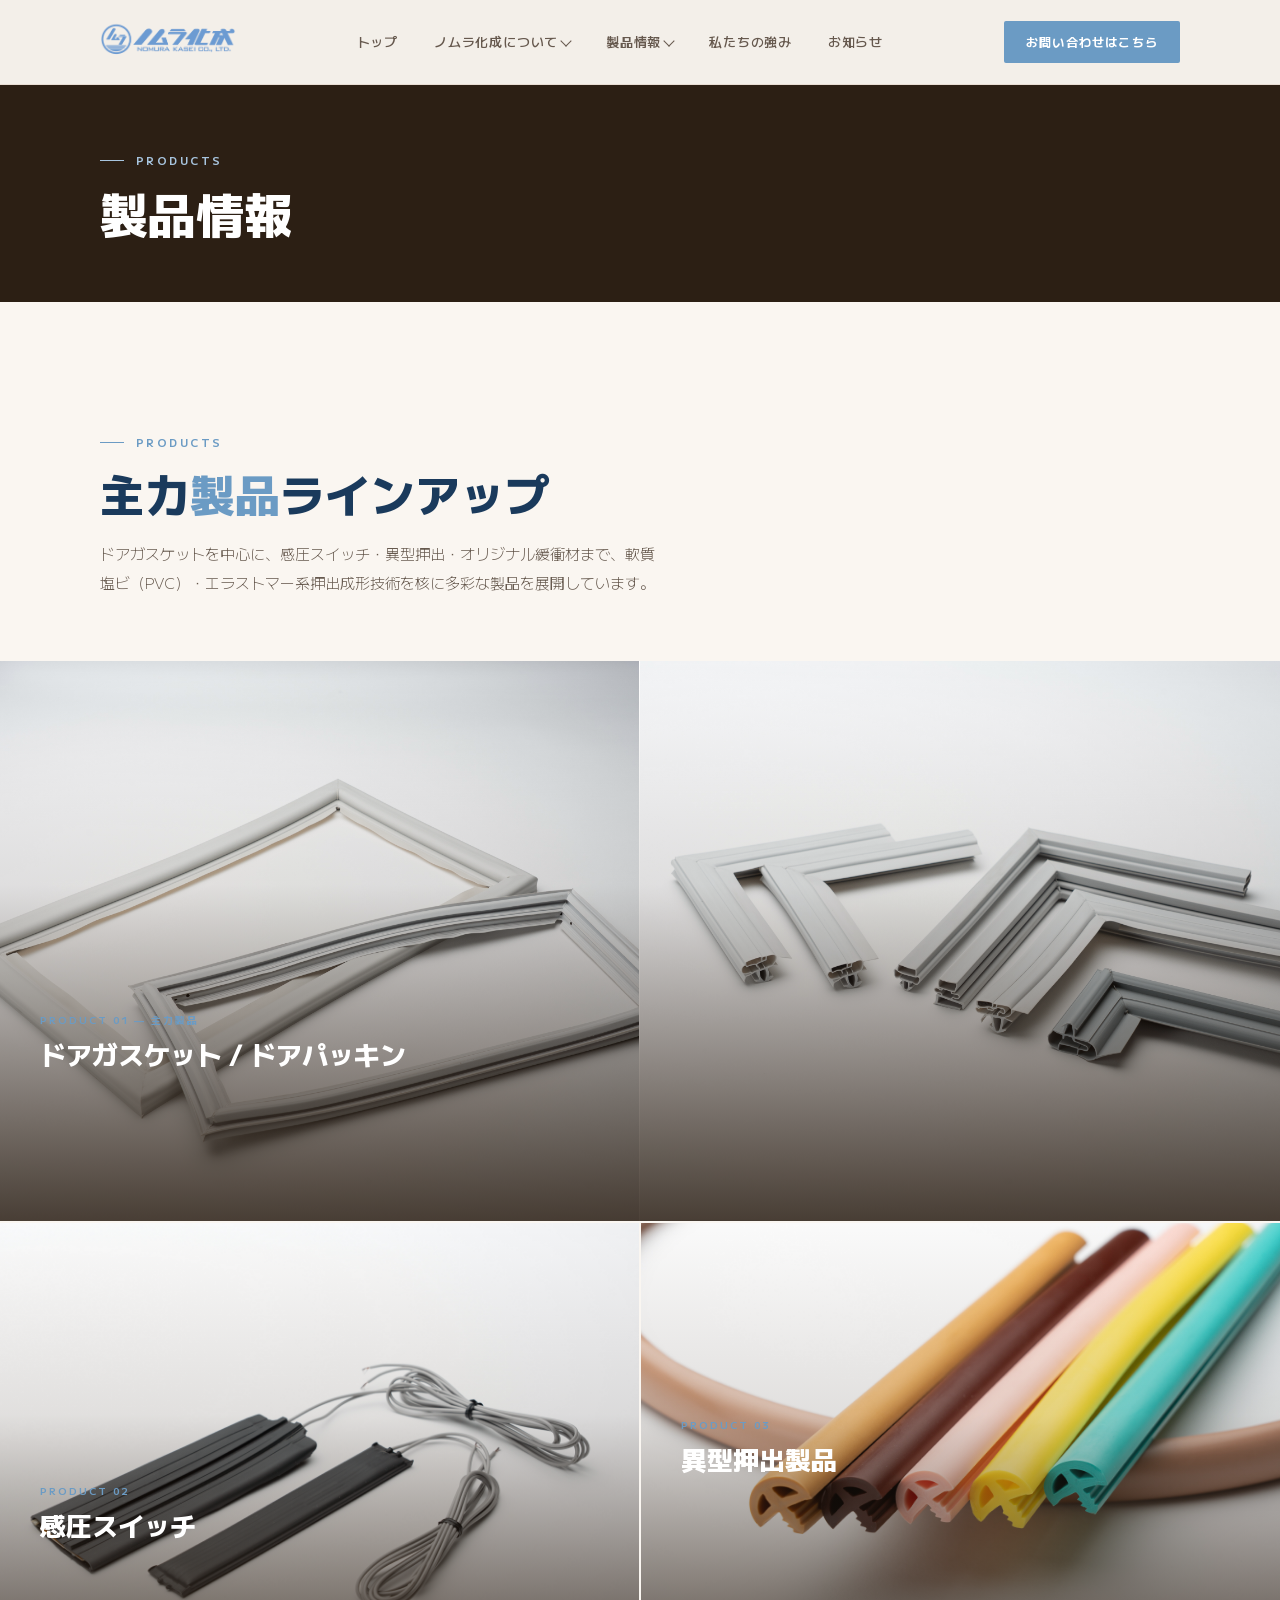
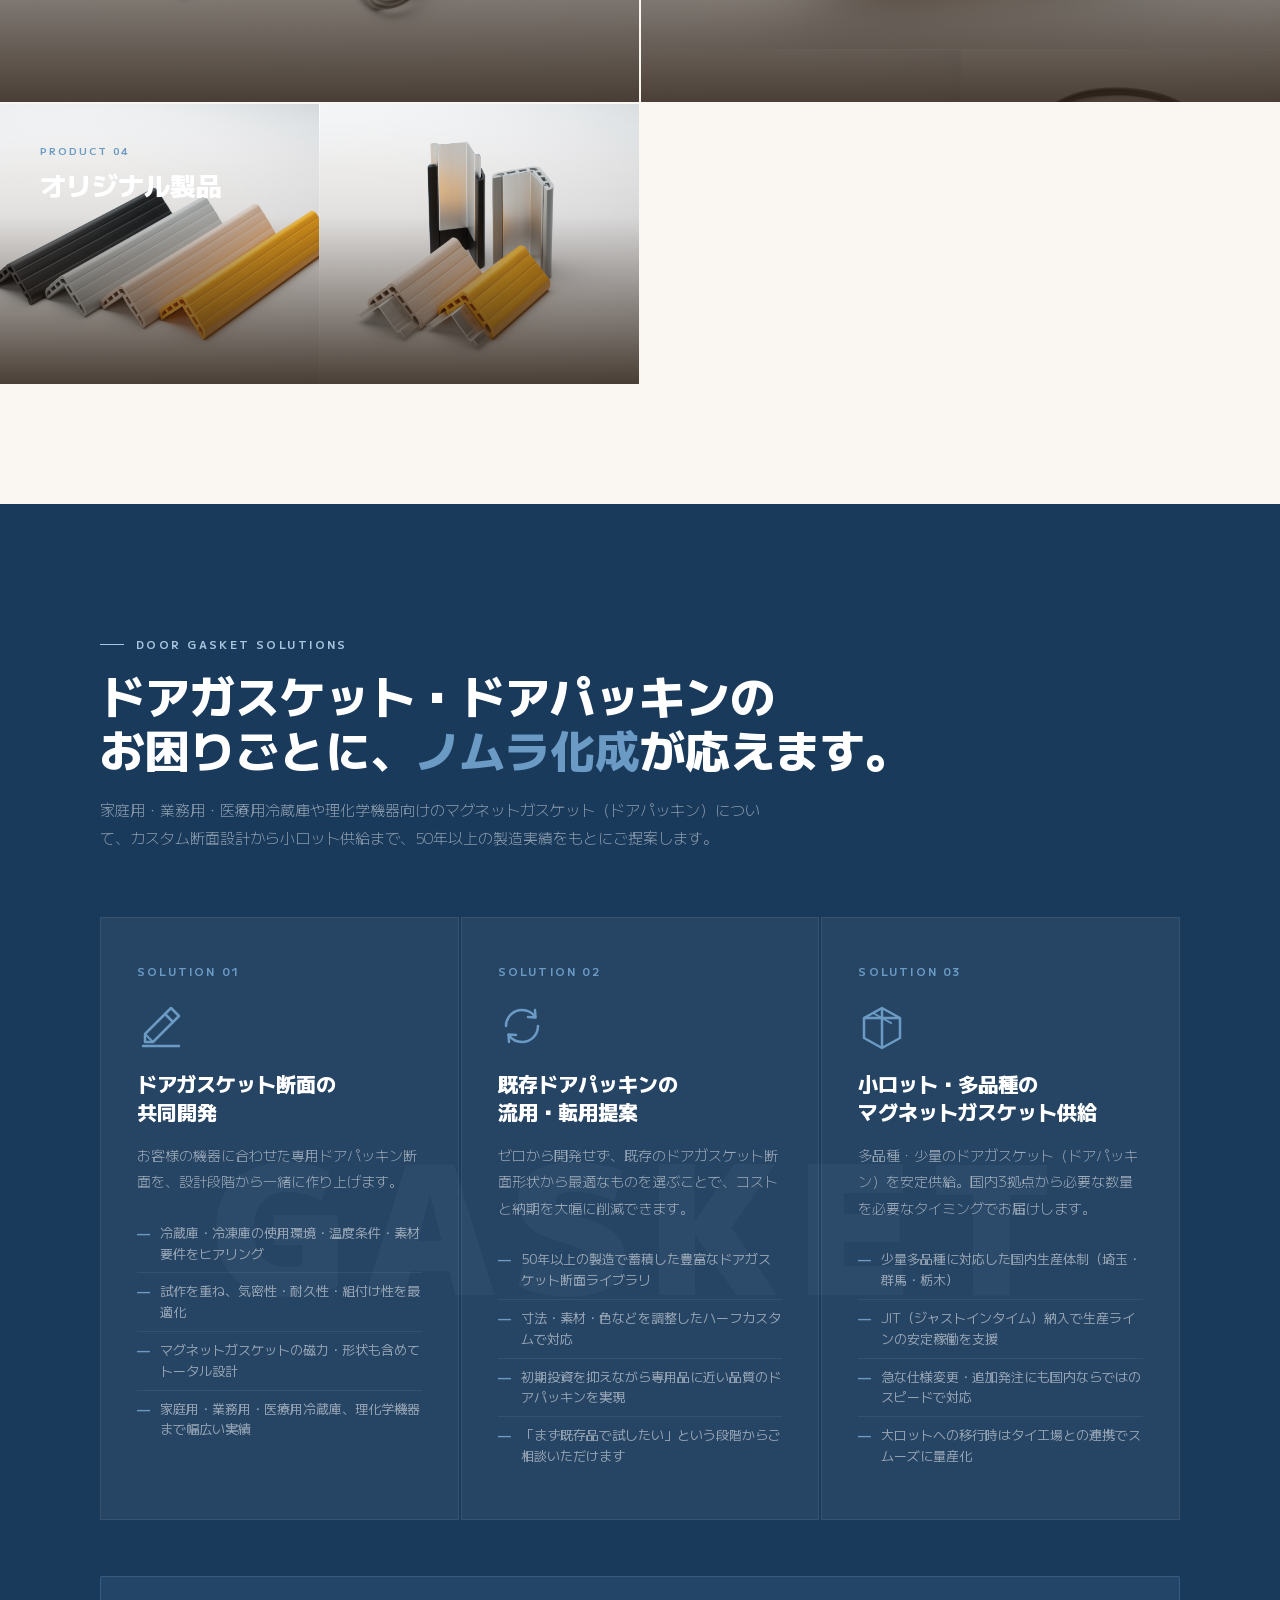
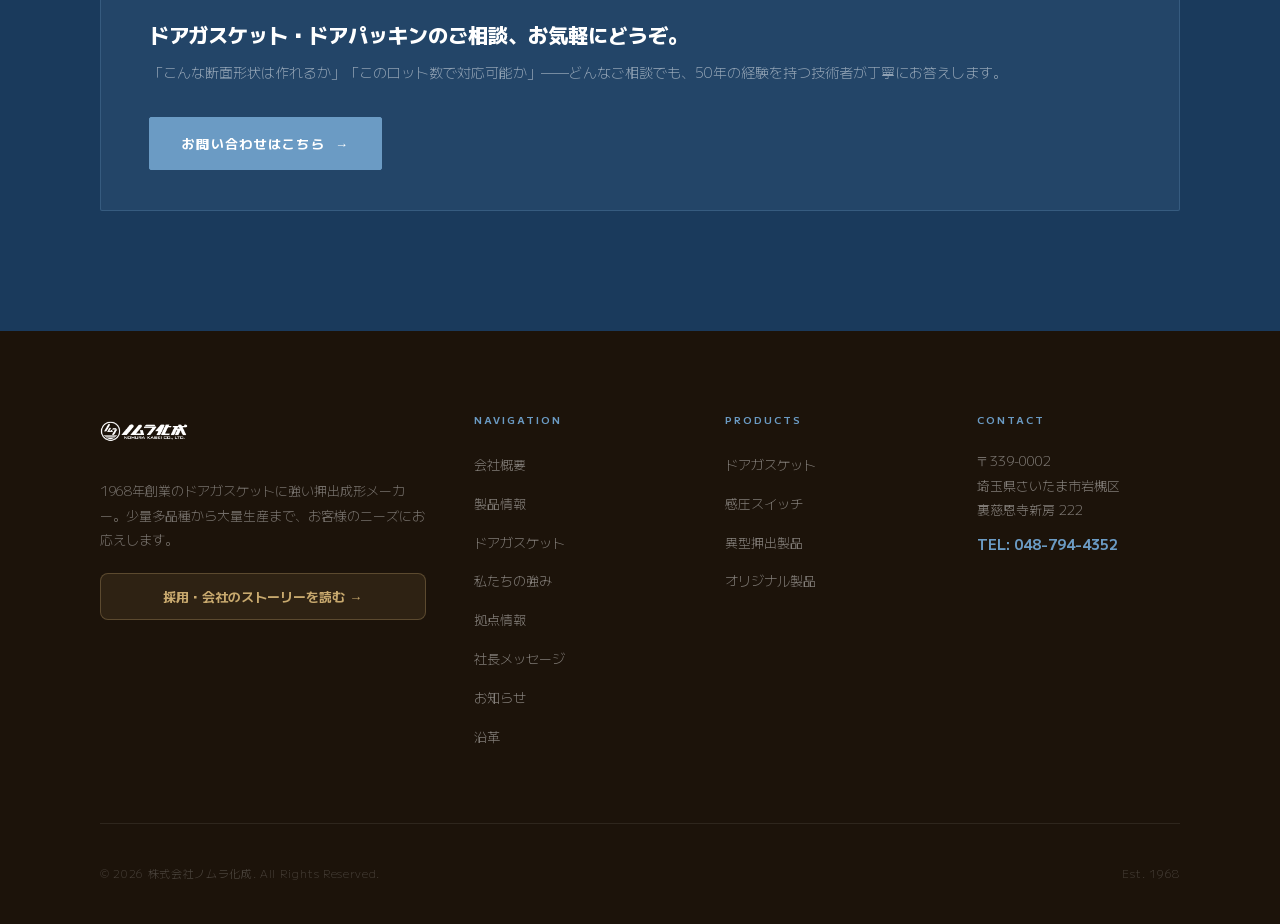
<file: products.html>
<!DOCTYPE html>
<html lang="ja">
<head>
  <meta charset="UTF-8" />
  <meta name="viewport" content="width=device-width, initial-scale=1.0" />
  <title>製品情報 | 株式会社ノムラ化成</title>
  <meta name="description" content="株式会社ノムラ化成の製品情報。ドアガスケット・感圧スイッチ・異型押出製品・オリジナル緩衝材など、軟質塩ビ・エラストマー系押出成形製品をご紹介します。">
  <meta property="og:type" content="website">
  <meta property="og:site_name" content="株式会社ノムラ化成">
  <meta property="og:locale" content="ja_JP">
  <meta property="og:title" content="製品情報 | 株式会社ノムラ化成">
  <meta property="og:description" content="ドアガスケット・感圧スイッチ・異型押出製品・オリジナル緩衝材など、軟質塩ビ・エラストマー系押出成形製品をご紹介します。">
  <meta property="og:url" content="https://nomura-kasei.co.jp/products.html">
  <meta property="og:image" content="https://nomura-kasei.co.jp/images/DSC_0283.jpg">
  <link rel="icon" href="images/ノムラ化成様_ロゴマーク_CMYK.png" type="image/png">
  <link rel="preconnect" href="https://fonts.googleapis.com">
  <link rel="preconnect" href="https://fonts.gstatic.com" crossorigin>
  <link href="https://fonts.googleapis.com/css2?family=M+PLUS+1:wght@100;200;300;400;500;600;700;800;900&display=swap" rel="stylesheet">
  <link rel="stylesheet" href="style.css">
  <script type="application/ld+json">
  {
    "@context": "https://schema.org",
    "@graph": [
      {
        "@type": "Organization",
        "@id": "https://nomura-kasei.co.jp/#organization",
        "name": "株式会社ノムラ化成",
        "url": "https://nomura-kasei.co.jp",
        "logo": "https://nomura-kasei.co.jp/images/ノムラ化成様_組合せー横_RGB.png",
        "telephone": "+81-48-794-4352",
        "address": {
          "@type": "PostalAddress",
          "streetAddress": "裏慈恩寺新房222",
          "addressLocality": "さいたま市岩槻区",
          "addressRegion": "埼玉県",
          "postalCode": "339-0002",
          "addressCountry": "JP"
        },
        "foundingDate": "1968",
        "description": "1968年創業のドアガスケット・異型押出専門メーカー。軟質PVC・エラストマーを用いた異型押出技術を核に、カスタム断面の共同開発から小ロット品まで対応。ISO9001/14001認証取得。"
      },
      {
        "@type": "Product",
        "name": "ドアガスケット / ドアパッキン",
        "description": "家庭用冷蔵庫・業務用冷蔵庫・医療用冷蔵庫（薬品庫・検体保管庫）・理化学機器など幅広い用途に対応するマグネットガスケット。カスタム断面の共同開発から既存品の流用提案、小ロット品まで対応します。",
        "image": [
          "https://nomura-kasei.co.jp/images/DSC_0351.jpg",
          "https://nomura-kasei.co.jp/images/DSC_0352.jpg"
        ],
        "category": "ドアガスケット・ドアパッキン",
        "brand": { "@type": "Brand", "name": "ノムラ化成" },
        "manufacturer": { "@id": "https://nomura-kasei.co.jp/#organization" },
        "offers": {
          "@type": "Offer",
          "url": "https://nomura-kasei.co.jp/contact.html",
          "priceCurrency": "JPY",
          "price": "0",
          "availability": "https://schema.org/InStock",
          "priceValidUntil": "2027-12-31",
          "seller": { "@id": "https://nomura-kasei.co.jp/#organization" },
          "businessFunction": "https://schema.org/Sell",
          "description": "個別見積り（お問い合わせください）"
        }
      },
      {
        "@type": "Product",
        "name": "感圧スイッチ",
        "description": "樹脂押出からアセンブリまで一貫生産。半導体工場のロボットに搭載し、人やモノを衝撃から守るセーフティセンサー。",
        "image": "https://nomura-kasei.co.jp/images/DSC_0349.jpg",
        "category": "感圧スイッチ・センサー",
        "brand": { "@type": "Brand", "name": "ノムラ化成" },
        "manufacturer": { "@id": "https://nomura-kasei.co.jp/#organization" },
        "offers": {
          "@type": "Offer",
          "url": "https://nomura-kasei.co.jp/contact.html",
          "priceCurrency": "JPY",
          "price": "0",
          "availability": "https://schema.org/InStock",
          "priceValidUntil": "2027-12-31",
          "seller": { "@id": "https://nomura-kasei.co.jp/#organization" },
          "businessFunction": "https://schema.org/Sell",
          "description": "個別見積り（お問い合わせください）"
        }
      },
      {
        "@type": "Product",
        "name": "軟質異型押出製品",
        "description": "軟質塩ビ（PVC）・エラストマーの異型押出技術。複雑な断面形状・発泡・中空・複合断面まで、カスタム金型の設計から量産まで一貫対応。テーブルエッジ・スロープ・緩衝材・シール材・配線保護カバーなど幅広い用途。",
        "image": [
          "https://nomura-kasei.co.jp/images/DSC_0346.jpg",
          "https://nomura-kasei.co.jp/images/DSC_0350.jpg",
          "https://nomura-kasei.co.jp/images/DSC_0348.jpg"
        ],
        "category": "異型押出製品",
        "brand": { "@type": "Brand", "name": "ノムラ化成" },
        "manufacturer": { "@id": "https://nomura-kasei.co.jp/#organization" },
        "offers": {
          "@type": "Offer",
          "url": "https://nomura-kasei.co.jp/contact.html",
          "priceCurrency": "JPY",
          "price": "0",
          "availability": "https://schema.org/InStock",
          "priceValidUntil": "2027-12-31",
          "seller": { "@id": "https://nomura-kasei.co.jp/#organization" },
          "businessFunction": "https://schema.org/Sell",
          "description": "個別見積り（お問い合わせください）"
        }
      },
      {
        "@type": "Product",
        "name": "自社ブランド緩衝材（安心ガード・コーナー君）",
        "description": "「安心ガード」「コーナー君」など、生活のあらゆる場面に欠かせない緩衝材を自社開発。駐車場の支柱カバー、工事現場の養生材、介護施設のコーナー保護など多彩なシーンで活躍。",
        "image": [
          "https://nomura-kasei.co.jp/images/DSC_0287.jpg",
          "https://nomura-kasei.co.jp/images/DSC_0288.jpg"
        ],
        "category": "緩衝材・コーナーガード",
        "brand": { "@type": "Brand", "name": "ノムラ化成" },
        "manufacturer": { "@id": "https://nomura-kasei.co.jp/#organization" },
        "offers": {
          "@type": "Offer",
          "url": "https://nomura-kasei.co.jp/contact.html",
          "priceCurrency": "JPY",
          "price": "0",
          "availability": "https://schema.org/InStock",
          "priceValidUntil": "2027-12-31",
          "seller": { "@id": "https://nomura-kasei.co.jp/#organization" },
          "businessFunction": "https://schema.org/Sell",
          "description": "個別見積り（お問い合わせください）"
        }
      }
    ]
  }
  </script>
</head>
<body>

<!-- ===== HEADER ===== -->
<header id="header" class="scrolled">
  <div class="container">
    <div class="header-inner">
      <a href="index.html" class="logo">
        <img src="images/ノムラ化成様_組合せー横_white.png" alt="株式会社ノムラ化成" class="logo-img logo-img-white">
        <img src="images/ノムラ化成様_組合せー横_RGB.png" alt="株式会社ノムラ化成" class="logo-img logo-img-dark">
      </a>
      <nav class="main-nav">
        <ul>
          <li><a href="index.html">トップ</a></li>
          <li>
            <a href="about.html">ノムラ化成について <span class="nav-arrow"></span></a>
            <div class="nav-dropdown">
              <a href="about.html">会社概要</a>
              <a href="message.html">社長メッセージ</a>
              <a href="history.html">沿革</a>
              <a href="locations.html">拠点情報</a>
              <a href="story.html">私たちのストーリー</a>
            </div>
          </li>
          <li>
            <a href="products.html">製品情報 <span class="nav-arrow"></span></a>
            <div class="nav-dropdown">
              <a href="products.html">ドアガスケット</a>
              <a href="products.html">感圧スイッチ</a>
              <a href="products.html">異型押出製品</a>
              <a href="products.html">オリジナル製品</a>
              <a href="products.html#gasket-solutions">ガスケットのお悩み解決</a>
            </div>
          </li>
          <li><a href="strengths.html">私たちの強み</a></li>
          <li><a href="index.html#news">お知らせ</a></li>
        </ul>
      </nav>
      <a href="contact.html" class="nav-contact">お問い合わせはこちら</a>
      <div class="hamburger" onclick="openMobileNav()" aria-label="メニュー">
        <span></span><span></span><span></span>
      </div>
    </div>
  </div>
</header>

<!-- Mobile Nav -->
<div class="mobile-nav" id="mobileNav">
  <span class="mobile-close" onclick="closeMobileNav()">✕</span>
  <a href="index.html" onclick="closeMobileNav()">トップ</a>
  <div class="mobile-nav-group">
    <span class="mobile-nav-label">ノムラ化成について</span>
    <a href="about.html" onclick="closeMobileNav()">会社概要</a>
    <a href="message.html" onclick="closeMobileNav()">社長メッセージ</a>
    <a href="history.html" onclick="closeMobileNav()">沿革</a>
    <a href="locations.html" onclick="closeMobileNav()">拠点情報</a>
    <a href="story.html" onclick="closeMobileNav()">私たちのストーリー</a>
  </div>
  <div class="mobile-nav-group">
    <span class="mobile-nav-label">製品情報</span>
    <a href="products.html" onclick="closeMobileNav()">ドアガスケット</a>
    <a href="products.html" onclick="closeMobileNav()">感圧スイッチ</a>
    <a href="products.html" onclick="closeMobileNav()">異型押出製品</a>
    <a href="products.html" onclick="closeMobileNav()">オリジナル製品</a>
  </div>
  <a href="strengths.html" onclick="closeMobileNav()">強み</a>
  <a href="index.html#news" onclick="closeMobileNav()">お知らせ</a>
  <a href="contact.html" onclick="closeMobileNav()" style="color:var(--blue);">お問い合わせ</a>
</div>

<!-- ===== SUB HERO ===== -->
<section class="sub-hero">
  <div class="container">
    <span class="label-en">Products</span>
    <h1>製品情報</h1>
  </div>
</section>

<!-- ===== PRODUCTS ===== -->
<section id="products" style="padding:120px 0;">
  <div class="container">
    <div class="sec-head reveal">
      <span class="label-en">Products</span>
      <h2 class="sec-title">主力<em>製品</em>ラインアップ</h2>
      <p class="sec-lead">ドアガスケットを中心に、感圧スイッチ・異型押出・オリジナル緩衝材まで、軟質塩ビ（PVC）・エラストマー系押出成形技術を核に多彩な製品を展開しています。</p>
    </div>
  </div>
  <div class="products-grid reveal">
    <!-- featured: ドアガスケット 左右2分割 -->
    <div class="product-item">
      <div class="product-multi product-multi--h2">
        <img src="images/DSC_0351.jpg" alt="ドアガスケット 完成品">
        <img src="images/DSC_0352.jpg" alt="ドアガスケット 断面・コーナー">
      </div>
      <div class="product-overlay"></div>
      <div class="product-body">
        <div class="product-num">PRODUCT 01 — 主力製品</div>
        <h3 class="product-title">ドアガスケット / ドアパッキン</h3>
        <p class="product-desc">家庭用冷蔵庫・業務用冷蔵庫・医療用冷蔵庫（薬品庫・検体保管庫）・理化学機器など幅広い用途に対応するマグネットガスケット。カスタム断面の共同開発から既存品の流用提案、小ロット品まで対応します。</p>
        <div class="product-tags">
          <span class="product-tag">家庭用冷蔵庫</span>
          <span class="product-tag">業務用冷蔵庫</span>
          <span class="product-tag">医療用冷蔵庫</span>
          <span class="product-tag">理化学機器</span>
          <span class="product-tag">マグネット入り／無し</span>
          <span class="product-tag">小ロット対応</span>
          <span class="product-tag">JIT納入</span>
        </div>
      </div>
    </div>
    <!-- 感圧スイッチ -->
    <div class="product-item">
      <img src="images/DSC_0349.jpg" alt="感圧スイッチ" class="product-img">
      <div class="product-overlay"></div>
      <div class="product-body">
        <div class="product-num">PRODUCT 02</div>
        <h3 class="product-title">感圧スイッチ</h3>
        <p class="product-desc">樹脂押出からアセンブリまで一貫生産。半導体工場のロボットに搭載し、人やモノを衝撃から守るセーフティセンサー。</p>
        <div class="product-tags">
          <span class="product-tag">一貫生産</span>
          <span class="product-tag">スイッチセンサー</span>
          <span class="product-tag">ケーブルスイッチ</span>
          <span class="product-tag">バンパースイッチ</span>
          <span class="product-tag">ベルトスイッチ</span>
          <span class="product-tag">産業用ロボット向け</span>
        </div>
      </div>
    </div>
    <!-- 異型押出：上1枚大＋下2枚 -->
    <div class="product-item">
      <div class="product-multi product-multi--1t2b">
        <img src="images/DSC_0346.jpg" alt="異型押出製品 カラフル" class="pm-main">
        <img src="images/DSC_0350.jpg" alt="異型押出製品 断面" class="pm-sub">
        <img src="images/DSC_0348.jpg" alt="異型押出製品 円形" class="pm-sub">
      </div>
      <div class="product-overlay"></div>
      <div class="product-body">
        <div class="product-num">PRODUCT 03</div>
        <h3 class="product-title">異型押出製品</h3>
        <p class="product-desc">1968年の創業以来、ノムラ化成が磨き続けてきたのが軟質塩ビ（PVC）・エラストマーの異型押出技術です。硬質樹脂を得意とする同業他社が多い中、私たちは<strong>柔らかく・しなやかな素材の成形</strong>に特化。複雑な断面形状・発泡・中空・複合断面まで、カスタム金型の設計から量産まで一貫対応します。テーブルエッジ・スロープ・緩衝材・シール材・配線保護カバーなど幅広い用途に展開しています。</p>
        <div class="product-tags">
          <span class="product-tag">軟質PVC（塩ビ）</span>
          <span class="product-tag">エラストマー</span>
          <span class="product-tag">テーブルエッジ</span>
          <span class="product-tag">スロープ</span>
          <span class="product-tag">緩衝材</span>
          <span class="product-tag">配線保護カバー</span>
          <span class="product-tag">発泡・中空断面</span>
          <span class="product-tag">カスタム金型</span>
          <span class="product-tag">小ロット対応</span>
        </div>
      </div>
    </div>
    <!-- オリジナル製品 -->
    <div class="product-item">
      <div class="product-multi product-multi--h2">
        <img src="images/DSC_0287.jpg" alt="オリジナル製品 コーナーガード">
        <img src="images/DSC_0288.jpg" alt="オリジナル製品 安心ガード">
      </div>
      <div class="product-overlay"></div>
      <div class="product-body">
        <div class="product-num">PRODUCT 04</div>
        <h3 class="product-title">オリジナル製品</h3>
        <p class="product-desc">「安心ガード」「コーナー君」など、生活のあらゆる場面に欠かせない緩衝材を自社開発。駐車場の支柱カバー、工事現場の養生材、介護施設のコーナー保護など多彩なシーンで活躍。安全で快適な暮らしをサポートします。</p>
        <div class="product-tags">
          <span class="product-tag">安心ガード</span>
          <span class="product-tag">コーナー君</span>
          <span class="product-tag">小ロット対応</span>
          <span class="product-tag">駐車場・支柱カバー</span>
          <span class="product-tag">工事現場・養生材</span>
          <span class="product-tag">介護施設・学校</span>
        </div>
      </div>
    </div>
  </div>
</section>

<!-- ===== GASKET SOLUTIONS ===== -->
<section id="gasket-solutions">
  <div class="container">
    <div class="sec-head reveal">
      <span class="label-en">Door Gasket Solutions</span>
      <h2 class="sec-title">ドアガスケット・ドアパッキンの<br>お困りごとに、<em>ノムラ化成</em>が応えます。</h2>
      <p class="sec-lead">家庭用・業務用・医療用冷蔵庫や理化学機器向けのマグネットガスケット（ドアパッキン）について、カスタム断面設計から小ロット供給まで、50年以上の製造実績をもとにご提案します。</p>
    </div>
    <div class="solutions-grid">
      <!-- 01 断面共同開発 -->
      <div class="solution-card reveal">
        <div class="solution-no">SOLUTION 01</div>
        <span class="solution-icon"><svg viewBox="0 0 48 48" fill="none" xmlns="http://www.w3.org/2000/svg"><path d="M34 6L42 14L16 40H8V32L34 6Z" stroke="currentColor" stroke-width="2.5" stroke-linejoin="round"/><path d="M28 12L36 20" stroke="currentColor" stroke-width="2.5"/><path d="M8 32L16 40" stroke="currentColor" stroke-width="2"/><path d="M6 44H42" stroke="currentColor" stroke-width="2.5" stroke-linecap="round"/></svg></span>
        <div class="solution-title">ドアガスケット断面の<br>共同開発</div>
        <p class="solution-desc">お客様の機器に合わせた専用ドアパッキン断面を、設計段階から一緒に作り上げます。</p>
        <ul class="solution-points">
          <li>冷蔵庫・冷凍庫の使用環境・温度条件・素材要件をヒアリング</li>
          <li>試作を重ね、気密性・耐久性・組付け性を最適化</li>
          <li>マグネットガスケットの磁力・形状も含めてトータル設計</li>
          <li>家庭用・業務用・医療用冷蔵庫、理化学機器まで幅広い実績</li>
        </ul>
      </div>
      <!-- 02 既存品の流用 -->
      <div class="solution-card reveal">
        <div class="solution-no">SOLUTION 02</div>
        <span class="solution-icon"><svg viewBox="0 0 48 48" fill="none" xmlns="http://www.w3.org/2000/svg"><path d="M8 24C8 15.16 15.16 8 24 8C29.5 8 34.36 10.76 37.32 15" stroke="currentColor" stroke-width="2.5" stroke-linecap="round"/><path d="M40 24C40 32.84 32.84 40 24 40C18.5 40 13.64 37.24 10.68 33" stroke="currentColor" stroke-width="2.5" stroke-linecap="round"/><path d="M37 8L37.5 15.5L30 15" stroke="currentColor" stroke-width="2.5" stroke-linecap="round" stroke-linejoin="round"/><path d="M11 40L10.5 32.5L18 33" stroke="currentColor" stroke-width="2.5" stroke-linecap="round" stroke-linejoin="round"/></svg></span>
        <div class="solution-title">既存ドアパッキンの<br>流用・転用提案</div>
        <p class="solution-desc">ゼロから開発せず、既存のドアガスケット断面形状から最適なものを選ぶことで、コストと納期を大幅に削減できます。</p>
        <ul class="solution-points">
          <li>50年以上の製造で蓄積した豊富なドアガスケット断面ライブラリ</li>
          <li>寸法・素材・色などを調整したハーフカスタムで対応</li>
          <li>初期投資を抑えながら専用品に近い品質のドアパッキンを実現</li>
          <li>「まず既存品で試したい」という段階からご相談いただけます</li>
        </ul>
      </div>
      <!-- 03 小ロット対応 -->
      <div class="solution-card reveal">
        <div class="solution-no">SOLUTION 03</div>
        <span class="solution-icon"><svg viewBox="0 0 48 48" fill="none" xmlns="http://www.w3.org/2000/svg"><path d="M6 16L24 6L42 16V36L24 46L6 36V16Z" stroke="currentColor" stroke-width="2.5" stroke-linejoin="round"/><path d="M24 6V46" stroke="currentColor" stroke-width="2.5"/><path d="M6 16L42 16" stroke="currentColor" stroke-width="2.5"/><path d="M15 11L33 21" stroke="currentColor" stroke-width="2" stroke-linecap="round"/></svg></span>
        <div class="solution-title">小ロット・多品種の<br>マグネットガスケット供給</div>
        <p class="solution-desc">多品種・少量のドアガスケット（ドアパッキン）を安定供給。国内3拠点から必要な数量を必要なタイミングでお届けします。</p>
        <ul class="solution-points">
          <li>少量多品種に対応した国内生産体制（埼玉・群馬・栃木）</li>
          <li>JIT（ジャストインタイム）納入で生産ラインの安定稼働を支援</li>
          <li>急な仕様変更・追加発注にも国内ならではのスピードで対応</li>
          <li>大ロットへの移行時はタイ工場との連携でスムーズに量産化</li>
        </ul>
      </div>
    </div>
    <div class="gasket-cta reveal">
      <div class="gasket-cta-text">
        <h3>ドアガスケット・ドアパッキンのご相談、お気軽にどうぞ。</h3>
        <p>「こんな断面形状は作れるか」「このロット数で対応可能か」——どんなご相談でも、50年の経験を持つ技術者が丁寧にお答えします。</p>
      </div>
      <a href="contact.html" class="btn btn--primary" style="white-space:nowrap; flex-shrink:0;">お問い合わせはこちら</a>
    </div>
  </div>
</section>

<!-- ===== FOOTER ===== -->
<footer>
  <div class="container">
    <div class="footer-top">
      <div class="footer-brand">
        <img src="images/ノムラ化成様_組合せー横_white.png" alt="株式会社ノムラ化成" class="footer-logo-img">
        <p>1968年創業のドアガスケットに強い押出成形メーカー。少量多品種から大量生産まで、お客様のニーズにお応えします。</p>
        <a href="story.html" class="footer-story-link">
          採用・会社のストーリーを読む →
        </a>
      </div>
      <div class="footer-col">
        <h4>Navigation</h4>
        <ul>
          <li><a href="about.html">会社概要</a></li>
          <li><a href="products.html">製品情報</a></li>
          <li><a href="products.html#gasket-solutions">ドアガスケット</a></li>
          <li><a href="strengths.html">私たちの強み</a></li>
          <li><a href="locations.html">拠点情報</a></li>
          <li><a href="message.html">社長メッセージ</a></li>
          <li><a href="index.html#news">お知らせ</a></li>
          <li><a href="history.html">沿革</a></li>
        </ul>
      </div>
      <div class="footer-col">
        <h4>Products</h4>
        <ul>
          <li><a href="products.html">ドアガスケット</a></li>
          <li><a href="products.html">感圧スイッチ</a></li>
          <li><a href="products.html">異型押出製品</a></li>
          <li><a href="products.html">オリジナル製品</a></li>
        </ul>
      </div>
      <div class="footer-col">
        <h4>Contact</h4>
        <address>
          〒339-0002<br>
          埼玉県さいたま市岩槻区<br>
          裏慈恩寺新房 222<br>
          <strong>TEL: 048-794-4352</strong>
        </address>
      </div>
    </div>
    <div class="footer-bottom">
      <p>© 2026 株式会社ノムラ化成. All Rights Reserved.</p>
      <p>Est. 1968</p>
    </div>
  </div>
</footer>

<script>
  // ===== Mobile nav =====
  function openMobileNav() {
    document.getElementById('mobileNav').classList.add('open');
    document.body.style.overflow = 'hidden';
  }
  function closeMobileNav() {
    document.getElementById('mobileNav').classList.remove('open');
    document.body.style.overflow = '';
  }

  // ===== Scroll reveal =====
  const revealEls = document.querySelectorAll('.reveal, .reveal-l');
  const revealObs = new IntersectionObserver((entries) => {
    entries.forEach(entry => {
      if (entry.isIntersecting) {
        const parent = entry.target.parentElement;
        const siblings = [...parent.querySelectorAll('.reveal:not(.in), .reveal-l:not(.in)')];
        const idx = siblings.indexOf(entry.target);
        setTimeout(() => {
          entry.target.classList.add('in');
        }, Math.min(idx, 3) * 100);
        revealObs.unobserve(entry.target);
      }
    });
  }, { threshold: 0.1, rootMargin: '0px 0px -40px 0px' });
  revealEls.forEach(el => revealObs.observe(el));
</script>
</body>
</html>
</file>
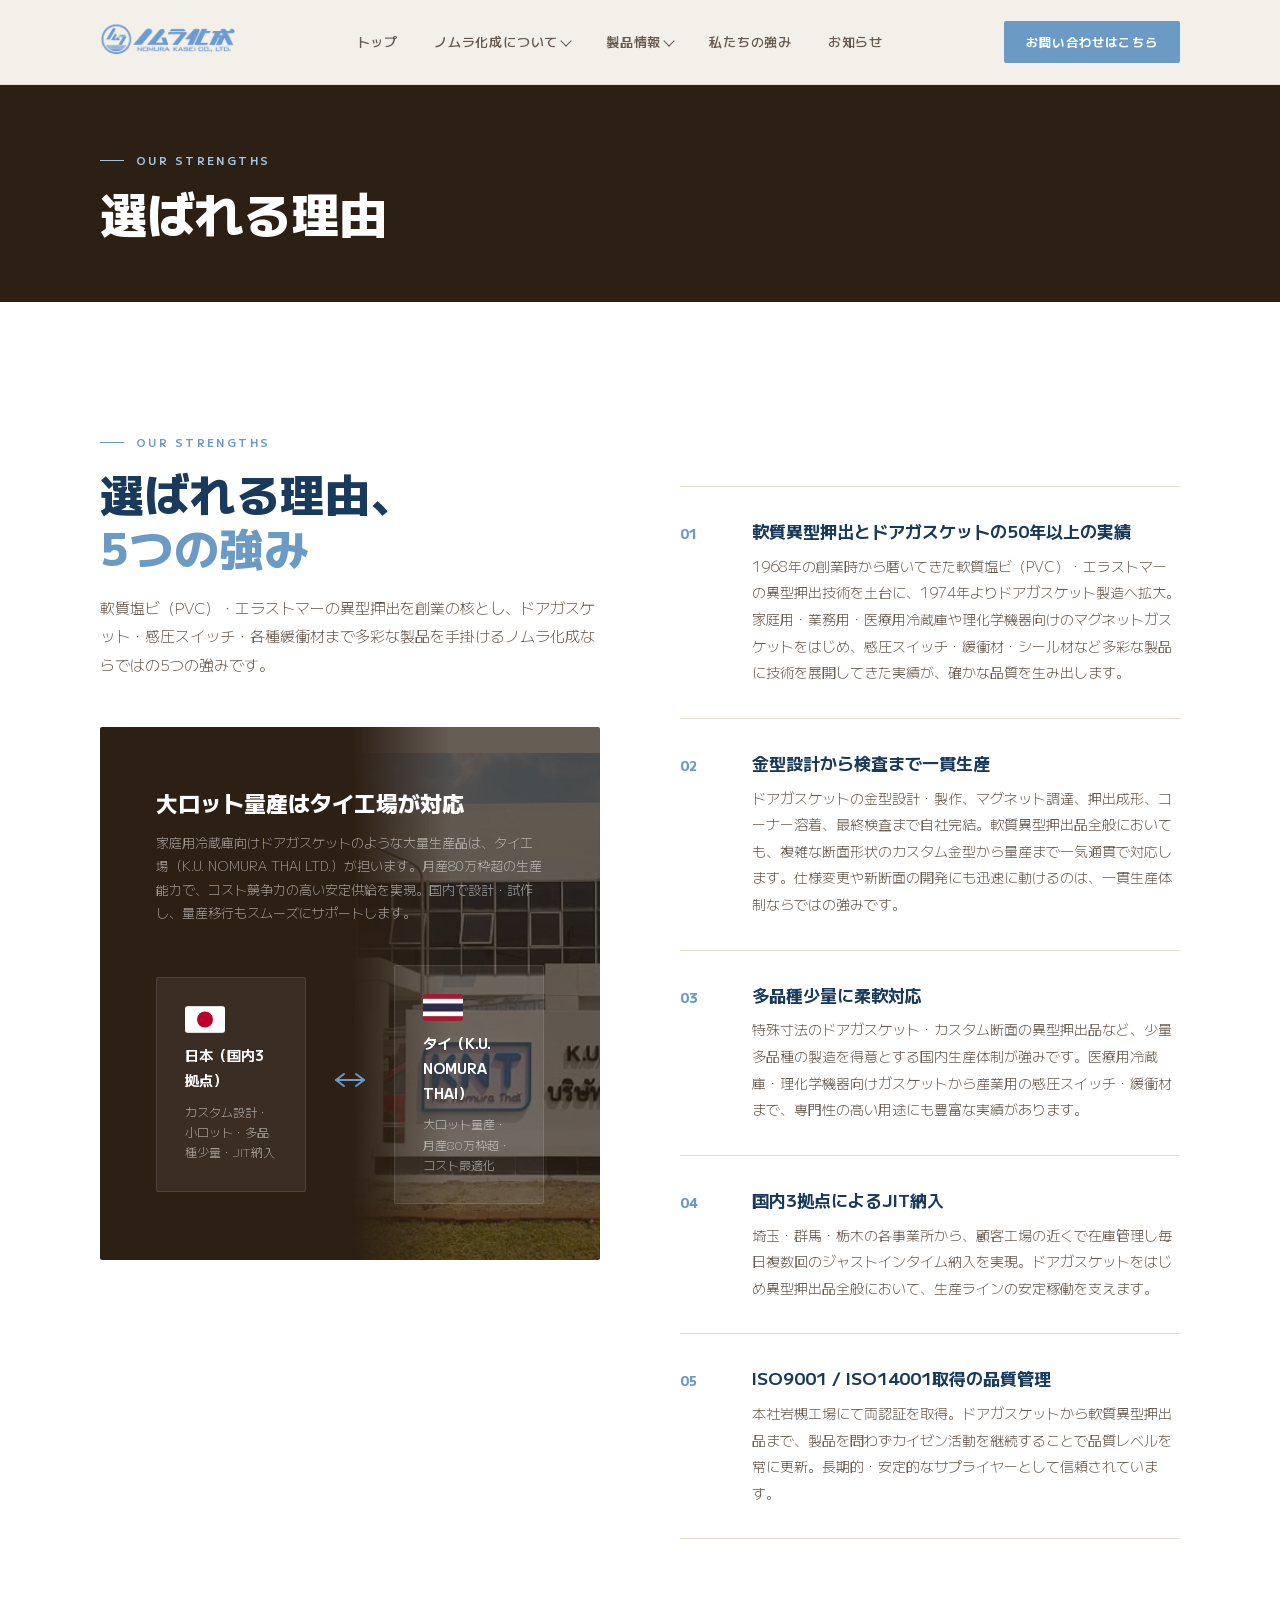
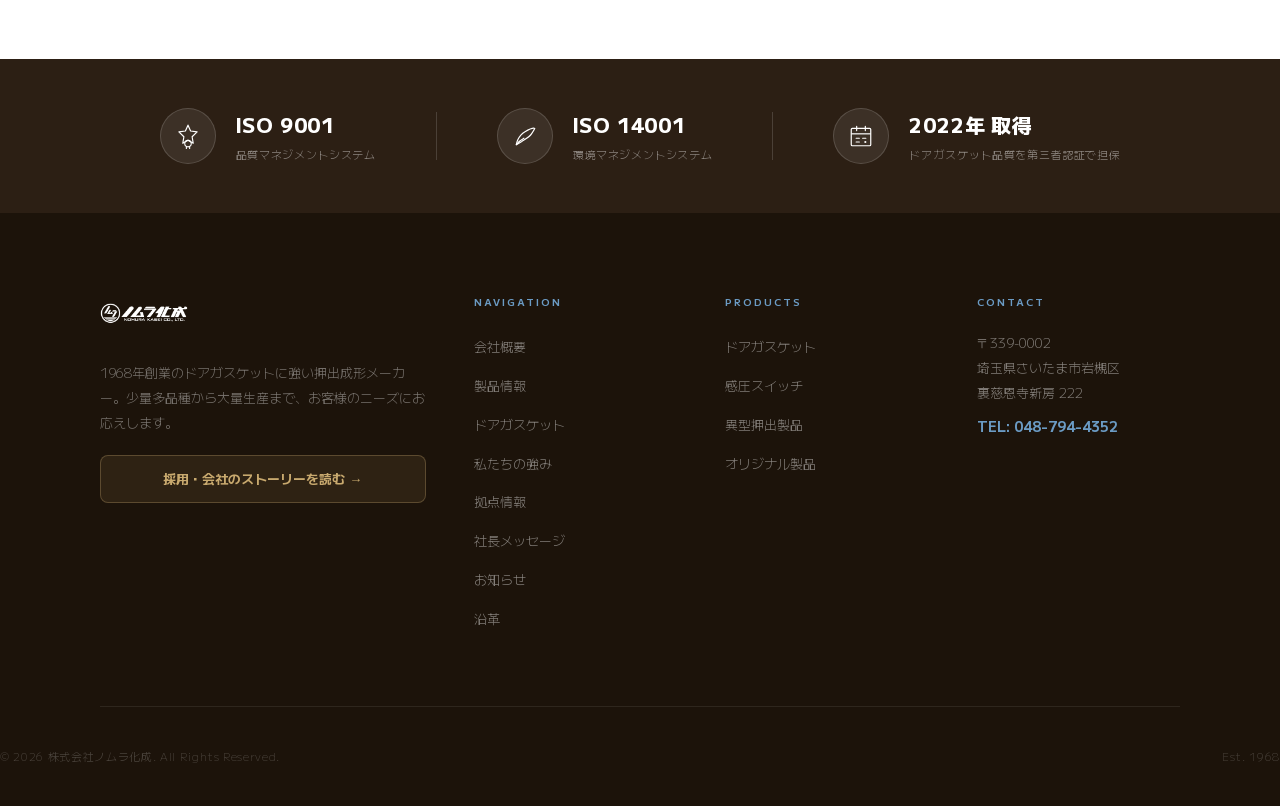
<file: strengths.html>
<!DOCTYPE html>
<html lang="ja">
<head>
  <meta charset="UTF-8" />
  <meta name="viewport" content="width=device-width, initial-scale=1.0" />
  <title>強み | 株式会社ノムラ化成</title>
  <meta name="description" content="株式会社ノムラ化成の強みページです。軟質異型押出とドアガスケットの50年以上の実績、一貫生産体制、多品種少量対応、JIT納入、ISO認証取得など、選ばれる5つの理由をご紹介します。">
  <meta property="og:type" content="website">
  <meta property="og:site_name" content="株式会社ノムラ化成">
  <meta property="og:locale" content="ja_JP">
  <meta property="og:title" content="選ばれる理由・5つの強み | 株式会社ノムラ化成">
  <meta property="og:description" content="軟質異型押出とドアガスケットの50年以上の実績、一貫生産体制、多品種少量対応、JIT納入、ISO認証取得など、選ばれる5つの理由をご紹介します。">
  <meta property="og:url" content="https://nomura-kasei.co.jp/strengths.html">
  <meta property="og:image" content="https://nomura-kasei.co.jp/images/DSC_0283.jpg">
  <link rel="icon" href="images/ノムラ化成様_ロゴマーク_CMYK.png" type="image/png">
  <link rel="preconnect" href="https://fonts.googleapis.com">
  <link rel="preconnect" href="https://fonts.gstatic.com" crossorigin>
  <link href="https://fonts.googleapis.com/css2?family=M+PLUS+1:wght@100;200;300;400;500;600;700;800;900&display=swap" rel="stylesheet">
  <link rel="stylesheet" href="style.css">
  <script type="application/ld+json">
  {
    "@context": "https://schema.org",
    "@type": "Organization",
    "name": "株式会社ノムラ化成",
    "url": "https://nomura-kasei.co.jp",
    "logo": "https://nomura-kasei.co.jp/images/ノムラ化成様_組合せー横_RGB.png",
    "telephone": "+81-48-794-4352",
    "address": {
      "@type": "PostalAddress",
      "streetAddress": "裏慈恩寺新房222",
      "addressLocality": "さいたま市岩槻区",
      "addressRegion": "埼玉県",
      "postalCode": "339-0002",
      "addressCountry": "JP"
    },
    "foundingDate": "1968",
    "description": "1968年創業のドアガスケット・異型押出専門メーカー。軟質PVC・エラストマーを用いた異型押出技術を核に、カスタム断面の共同開発から小ロット品まで対応。ISO9001/14001認証取得。"
  }
  </script>
</head>
<body>

<!-- ===== HEADER ===== -->
<header id="header" class="scrolled">
  <div class="container">
    <div class="header-inner">
      <a href="index.html" class="logo">
        <img src="images/ノムラ化成様_組合せー横_white.png" alt="株式会社ノムラ化成" class="logo-img logo-img-white">
        <img src="images/ノムラ化成様_組合せー横_RGB.png" alt="株式会社ノムラ化成" class="logo-img logo-img-dark">
      </a>
      <nav class="main-nav">
        <ul>
          <li><a href="index.html">トップ</a></li>
          <li>
            <a href="about.html">ノムラ化成について <span class="nav-arrow"></span></a>
            <div class="nav-dropdown">
              <a href="about.html">会社概要</a>
              <a href="message.html">社長メッセージ</a>
              <a href="history.html">沿革</a>
              <a href="locations.html">拠点情報</a>
              <a href="story.html">私たちのストーリー</a>
            </div>
          </li>
          <li>
            <a href="products.html">製品情報 <span class="nav-arrow"></span></a>
            <div class="nav-dropdown">
              <a href="products.html">ドアガスケット</a>
              <a href="products.html">感圧スイッチ</a>
              <a href="products.html">異型押出製品</a>
              <a href="products.html">オリジナル製品</a>
              <a href="products.html#gasket-solutions">ガスケットのお悩み解決</a>
            </div>
          </li>
          <li><a href="strengths.html">私たちの強み</a></li>
          <li><a href="index.html#news">お知らせ</a></li>
        </ul>
      </nav>
      <a href="contact.html" class="nav-contact">お問い合わせはこちら</a>
      <div class="hamburger" onclick="openMobileNav()" aria-label="メニュー">
        <span></span><span></span><span></span>
      </div>
    </div>
  </div>
</header>

<!-- Mobile Nav -->
<div class="mobile-nav" id="mobileNav">
  <span class="mobile-close" onclick="closeMobileNav()">✕</span>
  <a href="index.html" onclick="closeMobileNav()">トップ</a>
  <div class="mobile-nav-group">
    <span class="mobile-nav-label">ノムラ化成について</span>
    <a href="about.html" onclick="closeMobileNav()">会社概要</a>
    <a href="message.html" onclick="closeMobileNav()">社長メッセージ</a>
    <a href="history.html" onclick="closeMobileNav()">沿革</a>
    <a href="locations.html" onclick="closeMobileNav()">拠点情報</a>
    <a href="story.html" onclick="closeMobileNav()">私たちのストーリー</a>
  </div>
  <div class="mobile-nav-group">
    <span class="mobile-nav-label">製品情報</span>
    <a href="products.html" onclick="closeMobileNav()">ドアガスケット</a>
    <a href="products.html" onclick="closeMobileNav()">感圧スイッチ</a>
    <a href="products.html" onclick="closeMobileNav()">異型押出製品</a>
    <a href="products.html" onclick="closeMobileNav()">オリジナル製品</a>
  </div>
  <a href="strengths.html" onclick="closeMobileNav()">強み</a>
  <a href="index.html#news" onclick="closeMobileNav()">お知らせ</a>
  <a href="contact.html" onclick="closeMobileNav()" style="color:var(--blue);">お問い合わせ</a>
</div>

<!-- ===== SUB HERO ===== -->
<section class="sub-hero">
  <div class="container">
    <span class="label-en">Our Strengths</span>
    <h1>選ばれる理由</h1>
  </div>
</section>

<!-- ===== STRENGTHS CONTENT ===== -->
<section style="padding:120px 0;">
  <div class="container">
    <div class="strengths-layout">
      <div class="strengths-left reveal-l">
        <span class="label-en">Our Strengths</span>
        <h2 class="sec-title">選ばれる理由、<br><em>5つの強み</em></h2>
        <p class="sec-lead">軟質塩ビ（PVC）・エラストマーの異型押出を創業の核とし、ドアガスケット・感圧スイッチ・各種緩衝材まで多彩な製品を手掛けるノムラ化成ならではの5つの強みです。</p>
        <div class="dual-axis" style="margin-top:48px;">
          <div class="dual-axis-title">大ロット量産はタイ工場が対応</div>
          <div class="dual-axis-sub">家庭用冷蔵庫向けドアガスケットのような大量生産品は、タイ工場（K.U. NOMURA THAI LTD.）が担います。月産80万枠超の生産能力で、コスト競争力の高い安定供給を実現。国内で設計・試作し、量産移行もスムーズにサポートします。</div>
          <div class="dual-cols" style="margin-top:24px;">
            <div class="dual-col">
              <div class="dual-col-flag">
                <svg viewBox="0 0 30 20" width="40" height="27" xmlns="http://www.w3.org/2000/svg" style="border-radius:3px;display:block;">
                  <rect width="30" height="20" fill="#fff"/>
                  <circle cx="15" cy="10" r="6" fill="#BC002D"/>
                </svg>
              </div>
              <div class="dual-col-name">日本（国内3拠点）</div>
              <div class="dual-col-desc">カスタム設計・小ロット・多品種少量・JIT納入</div>
            </div>
            <div class="dual-divider">
              <svg viewBox="0 0 40 24" width="40" height="24" fill="none" xmlns="http://www.w3.org/2000/svg">
                <path d="M26 6l8 6-8 6" stroke="currentColor" stroke-width="2" stroke-linecap="round" stroke-linejoin="round"/>
                <path d="M34 12H6" stroke="currentColor" stroke-width="2" stroke-linecap="round"/>
                <path d="M14 6L6 12l8 6" stroke="currentColor" stroke-width="2" stroke-linecap="round" stroke-linejoin="round"/>
              </svg>
            </div>
            <div class="dual-col">
              <div class="dual-col-flag">
                <svg viewBox="0 0 30 20" width="40" height="27" xmlns="http://www.w3.org/2000/svg" style="border-radius:3px;display:block;">
                  <rect width="30" height="20" fill="#A51931"/>
                  <rect y="3.5" width="30" height="13" fill="#fff"/>
                  <rect y="7" width="30" height="6" fill="#2D2A4A"/>
                </svg>
              </div>
              <div class="dual-col-name">タイ（K.U. NOMURA THAI）</div>
              <div class="dual-col-desc">大ロット量産・月産80万枠超・コスト最適化</div>
            </div>
          </div>
        </div>
      </div>
      <div class="strengths-list reveal">
        <div class="strength-item">
          <div class="strength-num-big">01</div>
          <div class="strength-content">
            <h3>軟質異型押出と<wbr>ドアガスケットの<wbr>50年以上の実績</h3>
            <p>1968年の創業時から磨いてきた軟質塩ビ（PVC）・エラストマーの異型押出技術を土台に、1974年よりドアガスケット製造へ拡大。家庭用・業務用・医療用冷蔵庫や理化学機器向けのマグネットガスケットをはじめ、感圧スイッチ・緩衝材・シール材など多彩な製品に技術を展開してきた実績が、確かな品質を生み出します。</p>
          </div>
        </div>
        <div class="strength-item">
          <div class="strength-num-big">02</div>
          <div class="strength-content">
            <h3>金型設計から検査まで<wbr>一貫生産</h3>
            <p>ドアガスケットの金型設計・製作、マグネット調達、押出成形、コーナー溶着、最終検査まで自社完結。軟質異型押出品全般においても、複雑な断面形状のカスタム金型から量産まで一気通貫で対応します。仕様変更や新断面の開発にも迅速に動けるのは、一貫生産体制ならではの強みです。</p>
          </div>
        </div>
        <div class="strength-item">
          <div class="strength-num-big">03</div>
          <div class="strength-content">
            <h3>多品種少量に<wbr>柔軟対応</h3>
            <p>特殊寸法のドアガスケット・カスタム断面の異型押出品など、少量多品種の製造を得意とする国内生産体制が強みです。医療用冷蔵庫・理化学機器向けガスケットから産業用の感圧スイッチ・緩衝材まで、専門性の高い用途にも豊富な実績があります。</p>
          </div>
        </div>
        <div class="strength-item">
          <div class="strength-num-big">04</div>
          <div class="strength-content">
            <h3>国内3拠点による<wbr>JIT納入</h3>
            <p>埼玉・群馬・栃木の各事業所から、顧客工場の近くで在庫管理し毎日複数回のジャストインタイム納入を実現。ドアガスケットをはじめ異型押出品全般において、生産ラインの安定稼働を支えます。</p>
          </div>
        </div>
        <div class="strength-item">
          <div class="strength-num-big">05</div>
          <div class="strength-content">
            <h3>ISO9001 / ISO14001<wbr>取得の品質管理</h3>
            <p>本社岩槻工場にて両認証を取得。ドアガスケットから軟質異型押出品まで、製品を問わずカイゼン活動を継続することで品質レベルを常に更新。長期的・安定的なサプライヤーとして信頼されています。</p>
          </div>
        </div>
      </div>
    </div>
  </div>
</section>

<!-- ===== ISO STRIP ===== -->
<div class="iso-strip">
  <div class="container">
    <div class="iso-inner">
      <div class="iso-item">
        <div class="iso-icon"><svg viewBox="0 0 48 48" fill="none" xmlns="http://www.w3.org/2000/svg" width="26" height="26"><path d="M24 4L28.8 14.8L40.8 16.4L31.6 25.4L33.6 37.4L24 31.8L14.4 37.4L16.4 25.4L7.2 16.4L19.2 14.8L24 4Z" stroke="white" stroke-width="2.2" stroke-linejoin="round"/><circle cx="24" cy="38" r="6" fill="none" stroke="white" stroke-width="2"/><path d="M21 44V48M27 44V48" stroke="white" stroke-width="2" stroke-linecap="round"/></svg></div>
        <div class="iso-text">
          <div class="iso-num">ISO 9001</div>
          <div class="iso-label">品質マネジメントシステム</div>
        </div>
      </div>
      <div class="iso-div"></div>
      <div class="iso-item">
        <div class="iso-icon"><svg viewBox="0 0 48 48" fill="none" xmlns="http://www.w3.org/2000/svg" width="26" height="26"><path d="M8 40C8 40 10 24 24 16C38 8 42 10 42 10C42 10 40 14 36 20C32 26 24 30 18 34C14 36.5 8 40 8 40Z" stroke="white" stroke-width="2.2" stroke-linejoin="round"/><path d="M8 40C8 40 14 32 22 28" stroke="white" stroke-width="2.2" stroke-linecap="round"/></svg></div>
        <div class="iso-text">
          <div class="iso-num">ISO 14001</div>
          <div class="iso-label">環境マネジメントシステム</div>
        </div>
      </div>
      <div class="iso-div"></div>
      <div class="iso-item">
        <div class="iso-icon"><svg viewBox="0 0 48 48" fill="none" xmlns="http://www.w3.org/2000/svg" width="26" height="26"><rect x="6" y="10" width="36" height="32" rx="2" stroke="white" stroke-width="2.2"/><path d="M6 20H42" stroke="white" stroke-width="2.2"/><path d="M16 6V14M32 6V14" stroke="white" stroke-width="2.2" stroke-linecap="round"/><path d="M15 28H21M27 28H33M15 35H21" stroke="white" stroke-width="2" stroke-linecap="round"/><circle cx="32" cy="35" r="2" fill="white"/></svg></div>
        <div class="iso-text">
          <div class="iso-num">2022年 取得</div>
          <div class="iso-label">ドアガスケット品質を第三者認証で担保</div>
        </div>
      </div>
    </div>
  </div>
</div>

<!-- ===== FOOTER ===== -->
<footer>
  <div class="container">
    <div class="footer-top">
      <div class="footer-brand">
        <img src="images/ノムラ化成様_組合せー横_white.png" alt="株式会社ノムラ化成" class="footer-logo-img">
        <p>1968年創業のドアガスケットに強い押出成形メーカー。少量多品種から大量生産まで、お客様のニーズにお応えします。</p>
        <a href="story.html" class="footer-story-link">
          採用・会社のストーリーを読む →
        </a>
      </div>
      <div class="footer-col">
        <h4>Navigation</h4>
        <ul>
          <li><a href="about.html">会社概要</a></li>
          <li><a href="products.html">製品情報</a></li>
          <li><a href="products.html#gasket-solutions">ドアガスケット</a></li>
          <li><a href="strengths.html">私たちの強み</a></li>
          <li><a href="locations.html">拠点情報</a></li>
          <li><a href="message.html">社長メッセージ</a></li>
          <li><a href="index.html#news">お知らせ</a></li>
          <li><a href="history.html">沿革</a></li>
        </ul>
      </div>
      <div class="footer-col">
        <h4>Products</h4>
        <ul>
          <li><a href="products.html">ドアガスケット</a></li>
          <li><a href="products.html">感圧スイッチ</a></li>
          <li><a href="products.html">異型押出製品</a></li>
          <li><a href="products.html">オリジナル製品</a></li>
        </ul>
      </div>
      <div class="footer-col">
        <h4>Contact</h4>
        <address>
          〒339-0002<br>
          埼玉県さいたま市岩槻区<br>
          裏慈恩寺新房 222<br>
          <strong>TEL: 048-794-4352</strong>
        </address>
      </div>
      </div>
    </div>
    <div class="footer-bottom">
      <p>© 2026 株式会社ノムラ化成. All Rights Reserved.</p>
      <p>Est. 1968</p>
    </div>
  </div>
</footer>

<script>
  // ===== Mobile nav =====
  function openMobileNav() {
    document.getElementById('mobileNav').classList.add('open');
    document.body.style.overflow = 'hidden';
  }
  function closeMobileNav() {
    document.getElementById('mobileNav').classList.remove('open');
    document.body.style.overflow = '';
  }

  // ===== Scroll reveal =====
  const revealEls = document.querySelectorAll('.reveal, .reveal-l');
  const revealObs = new IntersectionObserver((entries) => {
    entries.forEach(entry => {
      if (entry.isIntersecting) {
        const parent = entry.target.parentElement;
        const siblings = [...parent.querySelectorAll('.reveal:not(.in), .reveal-l:not(.in)')];
        const idx = siblings.indexOf(entry.target);
        setTimeout(() => {
          entry.target.classList.add('in');
        }, Math.min(idx, 3) * 100);
        revealObs.unobserve(entry.target);
      }
    });
  }, { threshold: 0.1, rootMargin: '0px 0px -40px 0px' });
  revealEls.forEach(el => revealObs.observe(el));
</script>
</body>
</html>
</file>
<file: style.css>
/* ===== RESET ===== */
    *, *::before, *::after { box-sizing: border-box; margin: 0; padding: 0; }
    html { scroll-behavior: smooth; font-size: 16px; }

    /* ===== 改行制御：単語途中での折り返しを全体で禁止 ===== */
    /* 日本語：句読点・助詞の前後など自然な位置でのみ折り返す */
    body { overflow-wrap: anywhere; }
    h1, h2, h3, h4, h5, h6 {
      word-break: keep-all;
      overflow-wrap: anywhere;
    }

    :root {
      --blue:    #6B9BC4;   /* ロゴ水色 — メインアクセント */
      --blue-dk: #4A7BAA;   /* 濃いめの水色 */
      --blue-lt: #A8C5DF;   /* 薄い水色 */
      --blue-bg: #EBF3FA;   /* 水色の薄い背景 */
      --navy:    #1A3A5C;   /* テキスト用ダーク青 */
      --warm-dk: #2C1F14;   /* 暖色系ダーク（旧navy背景） */
      --dark:    #1C130A;   /* 暖色系ほぼ黒（旧#111） */
      --body:    #333333;
      --mid:     #66594E;   /* 暖色系ミドル */
      --light:   #9E9088;   /* 暖色系ライト */
      --border:  #E8DDD3;   /* 暖色系ボーダー */
      --bg:      #FAF6F1;   /* 暖色系オフホワイト */
      --white:   #FFFFFF;
      --font: 'M PLUS 1', 'Hiragino Kaku Gothic ProN', 'Hiragino Sans', sans-serif;
      --ease: cubic-bezier(0.25, 0.46, 0.45, 0.94);
    }

    body {
      font-family: var(--font);
      color: var(--body);
      background: var(--white);
      line-height: 1.8;
      overflow-x: hidden;
      -webkit-font-smoothing: antialiased;
    }

    img { display: block; max-width: 100%; }
    a { color: inherit; text-decoration: none; }

    /* ===== UTILITIES ===== */
    .container { max-width: 1160px; margin: 0 auto; padding: 0 40px; }
    .container--wide { max-width: 1400px; margin: 0 auto; padding: 0 40px; }

    .label-en {
      display: inline-flex;
      align-items: center;
      gap: 12px;
      font-size: 11px;
      font-weight: 700;
      letter-spacing: .22em;
      text-transform: uppercase;
      color: var(--blue);
    }
    .label-en::before {
      content: '';
      display: block;
      width: 24px;
      height: 1px;
      background: var(--blue);
      flex-shrink: 0;
    }

    .sec-head { margin-bottom: 64px; }
    .sec-title {
      font-size: clamp(28px, 3.5vw, 48px);
      font-weight: 800;
      line-height: 1.2;
      color: var(--navy);
      margin-top: 14px;
    }
    .sec-title em {
      font-style: normal;
      color: var(--blue);
    }
    .sec-lead {
      margin-top: 20px;
      font-size: 15px;
      font-weight: 300;
      color: var(--mid);
      max-width: 560px;
      line-height: 1.9;
    }

    /* btn */
    .btn {
      display: inline-flex;
      align-items: center;
      gap: 10px;
      font-family: var(--font);
      font-size: 13px;
      font-weight: 700;
      letter-spacing: .1em;
      padding: 14px 32px;
      border-radius: 2px;
      cursor: pointer;
      transition: background .25s var(--ease), color .25s var(--ease), transform .2s var(--ease);
    }
    .btn::after {
      content: '→';
      transition: transform .25s var(--ease);
    }
    .btn:hover::after { transform: translateX(4px); }
    .btn--primary {
      background: var(--blue);
      color: var(--white);
      border: 1.5px solid var(--blue);
    }
    .btn--primary:hover { background: var(--blue-dk); border-color: var(--blue-dk); }
    .btn--outline {
      background: transparent;
      color: var(--blue-dk);
      border: 1.5px solid var(--blue-dk);
    }
    .btn--outline:hover { background: var(--blue-dk); color: var(--white); border-color: var(--blue-dk); }
    .btn--outline-white {
      background: transparent;
      color: var(--white);
      border: 1.5px solid rgba(255,255,255,.6);
    }
    .btn--outline-white:hover { background: var(--white); color: var(--navy); }

    /* ===== HEADER ===== */
    #header {
      position: fixed;
      top: 0; left: 0; right: 0;
      z-index: 900;
      transition: background .3s var(--ease), box-shadow .3s var(--ease);
    }
    #header.scrolled {
      background: rgba(250,246,241,.97);
      box-shadow: 0 1px 0 var(--border);
      backdrop-filter: blur(8px);
    }
    .header-inner {
      display: flex;
      align-items: center;
      justify-content: space-between;
      height: 84px;
    }
    /* logo */
    .logo {
      display: flex;
      align-items: center;
      gap: 12px;
    }
    .logo-img {
      height: 68px;
      width: auto;
    }
    .logo-img-white {
      height: 68px;
      width: auto;
    }
    .logo-img-dark { display: none; }
    #header.scrolled .logo-img-white { display: none; }
    #header.scrolled .logo-img-dark { display: block; }
    /* nav */
    .main-nav ul {
      display: flex;
      align-items: center;
      list-style: none;
      gap: 36px;
    }
    .main-nav a {
      font-size: 13px;
      font-weight: 500;
      letter-spacing: .06em;
      color: rgba(255,255,255,.85);
      transition: color .2s;
      position: relative;
    }
    .main-nav a::after {
      content: '';
      position: absolute;
      bottom: -3px; left: 0; right: 0;
      height: 1px;
      background: var(--blue);
      transform: scaleX(0);
      transition: transform .25s var(--ease);
    }
    .main-nav a:hover { color: var(--white); }
    .main-nav a:hover::after { transform: scaleX(1); }
    #header.scrolled .main-nav a { color: var(--mid); }
    #header.scrolled .main-nav a:hover { color: var(--blue); }
    .nav-contact {
      font-size: 12px;
      font-weight: 700;
      letter-spacing: .1em;
      color: var(--white);
      background: var(--blue);
      padding: 10px 22px;
      border-radius: 2px;
      transition: background .2s;
    }
    .nav-contact:hover { background: var(--blue-dk); }
    #header.scrolled .nav-contact { color: var(--white); }

    /* dropdown nav */
    .main-nav > ul > li { position: relative; }
    .main-nav > ul > li > a { display: flex; align-items: center; gap: 4px; }
    .nav-arrow { display: inline-block; width: 8px; height: 8px; border-right: 1.5px solid currentColor; border-bottom: 1.5px solid currentColor; transform: rotate(45deg); margin-top: -2px; transition: transform .2s; }
    .main-nav > ul > li:hover .nav-arrow { transform: rotate(-135deg); }
    .nav-dropdown {
      display: none;
      position: absolute;
      top: 100%;
      left: 50%;
      transform: translateX(-50%);
      min-width: 180px;
      background: var(--white);
      border-radius: 6px;
      box-shadow: 0 8px 32px rgba(0,0,0,.12);
      padding: 12px 0;
      z-index: 950;
    }
    .main-nav > ul > li:hover .nav-dropdown { display: block; }
    .nav-dropdown a {
      display: block;
      padding: 8px 24px;
      font-size: 13px;
      font-weight: 500;
      color: var(--body) !important;
      white-space: nowrap;
      transition: background .15s, color .15s;
    }
    .nav-dropdown a::after { display: none !important; }
    .nav-dropdown a:hover { background: var(--blue-bg); color: var(--blue-dk) !important; }

    /* hamburger */
    .hamburger {
      display: none;
      flex-direction: column;
      justify-content: center;
      gap: 6px;
      width: 32px; height: 32px;
      cursor: pointer;
    }
    .hamburger span {
      display: block;
      height: 1.5px;
      background: var(--white);
      border-radius: 2px;
      transition: all .3s;
    }
    #header.scrolled .hamburger span { background: var(--warm-dk); }

    /* mobile overlay */
    .mobile-nav {
      display: none;
      position: fixed;
      inset: 0;
      background: var(--warm-dk);
      z-index: 800;
      flex-direction: column;
      align-items: flex-start;
      justify-content: flex-start;
      overflow-y: auto;
      padding: 88px 36px 60px;
      gap: 0;
    }
    .mobile-nav.open { display: flex; }
    .mobile-nav > a {
      font-size: 17px;
      font-weight: 600;
      color: var(--white);
      letter-spacing: .04em;
      padding: 14px 0;
      border-bottom: 1px solid rgba(255,255,255,.08);
      width: 100%;
      display: block;
    }
    .mobile-nav > a:last-child { border-bottom: none; }
    .mobile-nav a:hover { color: var(--blue); }
    .mobile-close {
      position: absolute;
      top: 24px; right: 28px;
      font-size: 28px;
      color: var(--white);
      cursor: pointer;
    }
    .mobile-nav-group {
      display: flex;
      flex-direction: column;
      align-items: flex-start;
      gap: 0;
      width: 100%;
      border-bottom: 1px solid rgba(255,255,255,.08);
      padding-bottom: 8px;
      margin-bottom: 0;
    }
    .mobile-nav-label {
      font-size: 10px;
      font-weight: 700;
      letter-spacing: .18em;
      text-transform: uppercase;
      color: rgba(255,255,255,.4);
      padding: 16px 0 8px;
      display: block;
      width: 100%;
    }
    .mobile-nav-group a {
      font-size: 15px;
      font-weight: 400;
      color: rgba(255,255,255,.75);
      padding: 10px 0 10px 12px;
      width: 100%;
      display: block;
      border-bottom: none;
    }
    .mobile-nav-group a:hover { color: var(--blue); }

    /* ===== HERO ===== */
    #hero {
      position: relative;
      height: 100vh;
      min-height: 640px;
      display: flex;
      align-items: flex-end;
      padding-bottom: 80px;
      overflow: hidden;
    }
    /* ===== HERO MOSAIC ===== */
    .hero-mosaic {
      position: absolute;
      inset: 0;
      display: flex;
      gap: 3px;
      overflow: hidden;
    }
    .hero-col {
      flex: 1;
      display: flex;
      flex-direction: column;
      gap: 3px;
      will-change: transform;
    }
    .hero-col img {
      width: 100%;
      height: 56vh;
      object-fit: cover;
      object-position: center;
      flex-shrink: 0;
      display: block;
    }
    /* 奇数列：上へ */
    .hero-col:nth-child(odd)  { animation: colUp   22s linear infinite; }
    /* 偶数列：下へ */
    .hero-col:nth-child(even) { animation: colDown 26s linear infinite; }
    /* 列ごとに速度差をつけてランダム感を演出 */
    .hero-col:nth-child(2) { animation-duration: 28s; }
    .hero-col:nth-child(3) { animation-duration: 20s; }
    .hero-col:nth-child(4) { animation-duration: 24s; }
    .hero-col:nth-child(5) { animation-duration: 18s; }

    @keyframes colUp {
      0%   { transform: translateY(0); }
      100% { transform: translateY(calc(-56vh * 2 - 6px)); }
    }
    @keyframes colDown {
      0%   { transform: translateY(calc(-56vh * 2 - 6px)); }
      100% { transform: translateY(0); }
    }
    /* ダークオーバーレイ */
    .hero-mosaic-overlay {
      position: absolute;
      inset: 0;
      background:
        linear-gradient(to top,  rgba(28,19,10,.95) 0%, rgba(28,19,10,.55) 35%, rgba(28,19,10,.15) 70%, transparent 100%),
        linear-gradient(to right, rgba(28,19,10,.6) 0%, transparent 55%);
    }
    .hero-content {
      position: relative;
      z-index: 1;
      width: 100%;
    }
    .hero-eyebrow {
      display: flex;
      align-items: center;
      gap: 14px;
      margin-bottom: 24px;
    }
    .hero-eyebrow span {
      font-size: 11px;
      font-weight: 600;
      letter-spacing: .25em;
      color: rgba(255,255,255,.7);
      text-transform: uppercase;
    }
    .hero-eyebrow .line { width: 40px; height: 1px; background: var(--blue); }
    .hero-title {
      font-size: clamp(38px, 6vw, 80px);
      font-weight: 800;
      color: var(--white);
      line-height: 1.15;
      letter-spacing: -.01em;
      margin-bottom: 28px;
      word-break: keep-all;
      overflow-wrap: normal;
    }
    .hero-line1, .hero-line2 { white-space: nowrap; display: inline-block; }
    .hero-title .accent { color: var(--blue); }
    .hero-sub {
      font-size: clamp(14px, 1.5vw, 17px);
      font-weight: 300;
      color: rgba(255,255,255,.75);
      max-width: 520px;
      line-height: 2;
      margin-bottom: 40px;
    }
    .hero-sub-line { white-space: nowrap; display: inline; }
    .hero-actions { display: flex; gap: 16px; flex-wrap: wrap; }

    /* hero scroll indicator */
    .hero-scroll {
      position: absolute;
      bottom: 32px; right: 48px;
      display: flex;
      flex-direction: column;
      align-items: center;
      gap: 8px;
      z-index: 2;
    }
    .hero-scroll span {
      font-size: 9px;
      font-weight: 700;
      letter-spacing: .22em;
      color: rgba(255,255,255,.5);
      writing-mode: vertical-rl;
    }
    .hero-scroll-line {
      width: 1px;
      height: 60px;
      background: rgba(255,255,255,.2);
      position: relative;
      overflow: hidden;
    }
    .hero-scroll-line::after {
      content: '';
      position: absolute;
      top: 0; left: 0;
      width: 100%; height: 40%;
      background: var(--blue);
      animation: scrollLine 2s ease-in-out infinite;
    }
    @keyframes scrollLine {
      0%   { transform: translateY(-100%); }
      100% { transform: translateY(300%); }
    }

    /* hero stats bar */
    .hero-stats {
      position: absolute;
      bottom: 0; left: 0; right: 0;
      background: rgba(255,255,255,.06);
      backdrop-filter: blur(12px);
      border-top: 1px solid rgba(255,255,255,.1);
      display: none; /* shown on wider screens */
    }
    .hero-stats-inner {
      display: grid;
      grid-template-columns: repeat(4, 1fr);
      divide-x: 1px;
    }
    .hero-stat {
      padding: 20px 32px;
      border-right: 1px solid rgba(255,255,255,.1);
    }
    .hero-stat:last-child { border-right: none; }
    .hero-stat-num {
      font-size: 28px;
      font-weight: 800;
      color: var(--white);
      line-height: 1;
    }
    .hero-stat-num span { font-size: 14px; color: var(--blue); margin-left: 2px; }
    .hero-stat-label {
      font-size: 11px;
      color: rgba(255,255,255,.45);
      margin-top: 4px;
      letter-spacing: .05em;
    }

    /* ===== TICKER ===== */
    .ticker-wrap {
      background: var(--blue);
      overflow: hidden;
      padding: 12px 0;
    }
    .ticker-track {
      display: flex;
      width: max-content;
      animation: ticker 40s linear infinite;
    }
    .ticker-track:hover { animation-play-state: paused; }
    .ticker-item {
      display: flex;
      align-items: center;
      gap: 0;
      white-space: nowrap;
      padding: 0 40px;
      font-size: 12px;
      font-weight: 700;
      letter-spacing: .12em;
      color: var(--white);
    }
    .ticker-item::before {
      content: '◆';
      margin-right: 20px;
      font-size: 7px;
      opacity: .6;
    }
    @keyframes ticker {
      from { transform: translateX(0); }
      to   { transform: translateX(-50%); }
    }

    /* ===== ABOUT ===== */
    #about { padding: 120px 0; background: var(--white); }
    .about-grid {
      display: grid;
      grid-template-columns: 1fr 1fr;
      gap: 80px;
      align-items: start;
    }
    /* ===== ABOUT MOSAIC ===== */
    .avm-wrap {
      position: relative;
    }
    /* 2×2 背景グリッド */
    .avm-grid {
      display: grid;
      grid-template-columns: 1fr 1fr;
      gap: 3px;
      border-radius: 2px;
      overflow: hidden;
    }
    .avm-grid-img {
      width: 100%;
      aspect-ratio: 1 / 1;
      object-fit: cover;
      display: block;
      filter: brightness(.55) saturate(.75);
      transition: filter .6s var(--ease);
    }
    .avm-wrap:hover .avm-grid-img { filter: brightness(.45) saturate(.65); }

    /* 中央に浮かぶメイン写真 */
    .avm-float {
      position: absolute;
      top: 50%;
      left: 50%;
      transform: translate(-50%, -50%);
      width: 62%;
      z-index: 2;
      border: 5px solid var(--white);
      border-radius: 2px;
      box-shadow:
        0 24px 64px rgba(0,0,0,.55),
        0 6px 20px rgba(0,0,0,.25);
      overflow: hidden;
      transition: transform .45s var(--ease), box-shadow .45s var(--ease);
    }
    .avm-wrap:hover .avm-float {
      transform: translate(-50%, -54%);
      box-shadow:
        0 36px 80px rgba(0,0,0,.6),
        0 8px 24px rgba(0,0,0,.3);
    }
    .avm-float img {
      width: 100%;
      aspect-ratio: 4 / 3;
      object-fit: cover;
      display: block;
    }

    /* 1968バッジ */
    .avm-badge {
      position: absolute;
      bottom: -24px; right: -24px;
      background: var(--warm-dk);
      color: var(--white);
      padding: 22px 28px;
      z-index: 3;
      border-radius: 2px;
      box-shadow: 0 6px 20px rgba(0,0,0,.3);
    }
    .avm-badge .big {
      font-size: 38px;
      font-weight: 900;
      line-height: 1;
      color: var(--blue);
    }
    .avm-badge .small {
      font-size: 10px;
      font-weight: 600;
      letter-spacing: .16em;
      color: rgba(255,255,255,.5);
      margin-top: 5px;
    }
    .about-text { padding-top: 16px; }
    .about-body {
      font-size: 15px;
      font-weight: 300;
      color: var(--mid);
      line-height: 2;
      margin-top: 32px;
    }
    /* company table */
    .company-table {
      width: 100%;
      margin-top: 40px;
      border-collapse: collapse;
    }
    .company-table tr {
      border-bottom: 1px solid var(--border);
    }
    .company-table tr:first-child {
      border-top: 1px solid var(--border);
    }
    .company-table th {
      font-size: 12px;
      font-weight: 600;
      letter-spacing: .08em;
      color: var(--light);
      text-align: left;
      padding: 14px 0;
      width: 100px;
      vertical-align: top;
    }
    .company-table td {
      font-size: 14px;
      font-weight: 400;
      color: var(--body);
      padding: 14px 0;
    }

    /* ===== PRODUCTS ===== */
    #products {
      padding: 120px 0;
      background: var(--bg);
    }
    .products-grid {
      display: grid;
      grid-template-columns: repeat(2, 1fr);
      gap: 2px;
    }
    .product-item {
      position: relative;
      overflow: hidden;
      background: var(--white);
      cursor: pointer;
    }
    .product-item:nth-child(1) { grid-column: span 2; }
    .product-img {
      width: 100%;
      aspect-ratio: 16/7;
      object-fit: cover;
      transition: transform .6s var(--ease);
      display: block;
    }
    .product-item:not(:nth-child(1)) .product-img {
      aspect-ratio: 4/3;
    }
    .product-item:hover .product-img { transform: scale(1.04); }

    /* ===== 複数写真レイアウト ===== */
    .product-multi {
      width: 100%;
      display: grid;
      overflow: hidden;
    }
    .product-multi img {
      width: 100%; height: 100%;
      object-fit: cover;
      display: block;
      transition: transform .6s var(--ease);
    }
    .product-item:hover .product-multi img { transform: scale(1.05); }

    /* ドアガスケット：左右2分割 */
    .product-multi--h2 {
      grid-template-columns: 1fr 1fr;
      aspect-ratio: 16/7;
    }
    .product-multi--h2 img:first-child {
      border-right: 1px solid rgba(255,255,255,.15);
    }

    /* 異型押出：上1枚大＋下2枚 */
    .product-multi--1t2b {
      grid-template-columns: 1fr 1fr;
      grid-template-rows: 1.6fr 1fr;
      aspect-ratio: 4/3;
    }
    .product-multi--1t2b .pm-main {
      grid-column: span 2;
      border-bottom: 1px solid rgba(255,255,255,.12);
    }
    .product-multi--1t2b .pm-sub:first-of-type {
      border-right: 1px solid rgba(255,255,255,.12);
    }

    /* オリジナル製品：5枚モザイク（上段2枚＋下段3枚） */
    .product-multi--mosaic5 {
      grid-template-columns: 2fr 1fr 1fr 1fr;
      grid-template-rows: 1fr 1fr;
      aspect-ratio: 4/3;
    }
    .product-multi--mosaic5 img:nth-child(1) {
      grid-column: 1 / 3;
      grid-row: 1;
    }
    .product-multi--mosaic5 img:nth-child(2) {
      grid-column: 3 / 5;
      grid-row: 1;
    }
    .product-multi--mosaic5 img:nth-child(3) {
      grid-column: 1 / 2;
      grid-row: 2;
    }
    .product-multi--mosaic5 img:nth-child(4) {
      grid-column: 2 / 3;
      grid-row: 2;
    }
    .product-multi--mosaic5 img:nth-child(5) {
      grid-column: 3 / 5;
      grid-row: 2;
    }
    .product-multi--mosaic5 img {
      border: 0.5px solid rgba(255,255,255,.1);
    }
    .product-overlay {
      position: absolute;
      inset: 0;
      background: linear-gradient(to top, rgba(44,31,20,.85) 0%, rgba(44,31,20,.12) 60%, transparent 100%);
      transition: background .4s;
    }
    .product-item:hover .product-overlay {
      background: linear-gradient(to top, rgba(44,31,20,.92) 0%, rgba(44,31,20,.32) 60%, rgba(44,31,20,.04) 100%);
    }
    .product-body {
      position: absolute;
      bottom: 0; left: 0; right: 0;
      padding: 36px 40px;
    }
    .product-num {
      font-size: 10px;
      font-weight: 700;
      letter-spacing: .2em;
      color: var(--blue);
      margin-bottom: 8px;
    }
    .product-title {
      font-size: clamp(18px, 2.5vw, 26px);
      font-weight: 800;
      color: var(--white);
      line-height: 1.3;
      margin-bottom: 10px;
    }
    .product-desc {
      font-size: 13px;
      font-weight: 300;
      color: rgba(255,255,255,.7);
      line-height: 1.7;
      max-width: 600px;
      transform: translateY(8px);
      opacity: 0;
      transition: opacity .35s var(--ease), transform .35s var(--ease);
    }
    .product-item:hover .product-desc {
      opacity: 1;
      transform: translateY(0);
    }
    .product-tags {
      display: flex;
      flex-wrap: wrap;
      gap: 6px;
      margin-top: 12px;
      transform: translateY(8px);
      opacity: 0;
      transition: opacity .35s .05s var(--ease), transform .35s .05s var(--ease);
    }
    .product-item:hover .product-tags { opacity: 1; transform: translateY(0); }
    .product-tag {
      font-size: 10px;
      font-weight: 600;
      padding: 3px 9px;
      border: 1px solid rgba(255,255,255,.3);
      color: rgba(255,255,255,.75);
      border-radius: 1px;
      letter-spacing: .05em;
    }

    /* ===== GASKET SOLUTIONS ===== */
    #gasket-solutions {
      padding: 120px 0;
      background: var(--navy);
      position: relative;
      overflow: hidden;
    }
    #gasket-solutions::before {
      content: 'GASKET';
      position: absolute;
      top: 50%; left: 50%;
      transform: translate(-50%, -50%);
      font-size: clamp(80px, 14vw, 180px);
      font-weight: 900;
      color: rgba(255,255,255,.03);
      white-space: nowrap;
      letter-spacing: .1em;
      pointer-events: none;
    }
    #gasket-solutions .label-en { color: var(--blue-lt); }
    #gasket-solutions .label-en::before { background: var(--blue-lt); }
    #gasket-solutions .sec-title { color: var(--white); }
    #gasket-solutions .sec-title em { color: var(--blue); }
    #gasket-solutions .sec-lead { color: rgba(255,255,255,.5); max-width: 680px; }

    .solutions-grid {
      display: grid;
      grid-template-columns: repeat(3, 1fr);
      gap: 2px;
      margin-top: 56px;
    }
    .solution-card {
      background: rgba(255,255,255,.05);
      border: 1px solid rgba(255,255,255,.08);
      padding: 44px 36px;
      position: relative;
      overflow: hidden;
      transition: background .3s var(--ease);
    }
    .solution-card:hover { background: rgba(255,255,255,.09); }
    .solution-card::before {
      content: '';
      position: absolute;
      top: 0; left: 0; right: 0;
      height: 2px;
      background: var(--blue);
      transform: scaleX(0);
      transform-origin: left;
      transition: transform .4s var(--ease);
    }
    .solution-card:hover::before { transform: scaleX(1); }
    .solution-no {
      font-size: 11px;
      font-weight: 700;
      letter-spacing: .2em;
      color: var(--blue);
      margin-bottom: 20px;
    }
    .solution-icon {
      width: 48px; height: 48px;
      margin-bottom: 20px;
      display: block;
      color: var(--blue);
    }
    .solution-icon svg { width: 100%; height: 100%; }
    .solution-title {
      font-size: 20px;
      font-weight: 800;
      color: var(--white);
      line-height: 1.4;
      margin-bottom: 16px;
    }
    .solution-desc {
      font-size: 14px;
      font-weight: 300;
      color: rgba(255,255,255,.55);
      line-height: 1.9;
    }
    .solution-points {
      list-style: none;
      margin-top: 20px;
    }
    .solution-points li {
      font-size: 13px;
      font-weight: 400;
      color: rgba(255,255,255,.5);
      padding: 8px 0;
      border-bottom: 1px solid rgba(255,255,255,.07);
      display: flex;
      align-items: flex-start;
      gap: 10px;
      line-height: 1.6;
    }
    .solution-points li::before {
      content: '—';
      color: var(--blue);
      flex-shrink: 0;
      font-weight: 700;
    }
    .solution-points li:last-child { border-bottom: none; }

    /* CTA帯 */
    .gasket-cta {
      margin-top: 56px;
      background: rgba(107,155,196,.12);
      border: 1px solid rgba(107,155,196,.25);
      border-radius: 2px;
      padding: 40px 48px;
      display: flex;
      align-items: center;
      justify-content: space-between;
      gap: 32px;
      flex-wrap: wrap;
    }
    .gasket-cta-text h3 {
      font-size: 20px;
      font-weight: 800;
      color: var(--white);
      margin-bottom: 8px;
    }
    .gasket-cta-text p {
      font-size: 14px;
      font-weight: 300;
      color: rgba(255,255,255,.5);
      line-height: 1.7;
    }

    /* ===== STRENGTHS ===== */
    #strengths { padding: 120px 0; background: var(--white); }
    .strengths-layout {
      display: grid;
      grid-template-columns: 1fr 1fr;
      gap: 80px;
      align-items: start;
    }
    .strengths-left { position: sticky; top: 100px; }
    .strengths-list { margin-top: 64px; }
    .strength-item {
      display: grid;
      grid-template-columns: 48px 1fr;
      gap: 24px;
      align-items: start;
      padding: 32px 0;
      border-bottom: 1px solid var(--border);
      transition: background .2s;
    }
    .strength-item:first-child { border-top: 1px solid var(--border); }
    .strength-num-big {
      font-size: 13px;
      font-weight: 800;
      color: var(--blue);
      letter-spacing: .05em;
      padding-top: 3px;
    }
    .strength-content h3 {
      font-size: 17px;
      font-weight: 700;
      color: var(--navy);
      margin-bottom: 10px;
      line-height: 1.4;
    }
    .strength-content p {
      font-size: 14px;
      font-weight: 300;
      color: var(--mid);
      line-height: 1.9;
    }

    /* dual axis */
    .dual-axis {
      margin-top: 80px;
      padding: 56px;
      background: var(--warm-dk);
      border-radius: 2px;
      position: relative;
      overflow: hidden;
    }
    .dual-axis::before {
      content: '';
      position: absolute;
      top: 0; right: 0;
      width: 50%; height: 100%;
      background: url('images/knt_gtw_factory.jpg') center/cover;
      opacity: .28;
      -webkit-mask-image: linear-gradient(to right, transparent 0%, black 40%);
      mask-image: linear-gradient(to right, transparent 0%, black 40%);
    }
    .dual-axis-title {
      font-size: 22px;
      font-weight: 800;
      color: var(--white);
      margin-bottom: 8px;
      position: relative;
    }
    .dual-axis-sub {
      font-size: 13px;
      font-weight: 300;
      color: rgba(255,255,255,.55);
      margin-bottom: 40px;
      position: relative;
    }
    .dual-cols {
      display: grid;
      grid-template-columns: 1fr auto 1fr;
      gap: 24px;
      align-items: center;
      position: relative;
    }
    .dual-col {
      background: rgba(255,255,255,.07);
      border: 1px solid rgba(255,255,255,.1);
      padding: 28px;
      border-radius: 2px;
    }
    .dual-col-flag { font-size: 28px; margin-bottom: 10px; }
    .dual-col-name { font-size: 14px; font-weight: 700; color: var(--white); margin-bottom: 8px; }
    .dual-col-desc { font-size: 12px; font-weight: 300; color: rgba(255,255,255,.55); line-height: 1.7; }
    .dual-divider {
      font-size: 20px;
      color: var(--blue);
      font-weight: 900;
      text-align: center;
    }

    /* ===== LOCATIONS ===== */
    #locations { padding: 120px 0; background: var(--bg); }
    .locations-grid {
      display: grid;
      grid-template-columns: repeat(2, 1fr);
      gap: 2px;
    }
    .location-card {
      background: var(--white);
      padding: 48px;
      transition: background .25s;
    }
    .location-card:hover { background: #F2E8DC; }
    .location-card.hq {
      background: var(--warm-dk);
      grid-column: span 2;
      display: grid;
      grid-template-columns: 1fr 1fr;
      gap: 48px;
      align-items: center;
    }
    .location-card.hq:hover { background: #3A2A1C; }
    .loc-type {
      font-size: 10px;
      font-weight: 700;
      letter-spacing: .18em;
      color: var(--blue);
      text-transform: uppercase;
      margin-bottom: 16px;
    }
    .loc-name {
      font-size: 22px;
      font-weight: 800;
      color: var(--navy);
      margin-bottom: 12px;
      line-height: 1.3;
    }
    .location-card.hq .loc-name { color: var(--white); }
    .loc-addr {
      font-size: 14px;
      font-weight: 300;
      color: var(--mid);
      line-height: 1.9;
    }
    .location-card.hq .loc-addr { color: rgba(255,255,255,.55); }
    .loc-tel {
      font-size: 15px;
      font-weight: 700;
      color: var(--blue);
      margin-top: 16px;
    }
    .loc-map-link {
      display: inline-flex; align-items: center; gap: 6px;
      margin-top: 14px;
      font-size: 12px; font-weight: 600;
      color: var(--blue-dk); text-decoration: none;
      border-bottom: 1px solid transparent;
      transition: color .2s, border-color .2s;
    }
    .loc-map-link:hover { color: var(--blue); border-bottom-color: var(--blue); }
    .location-card.hq .loc-map-link { color: rgba(255,255,255,.55); }
    .location-card.hq .loc-map-link:hover { color: var(--blue-lt); border-bottom-color: var(--blue-lt); }
    .hq-right { }
    .hq-feature {
      display: flex;
      align-items: flex-start;
      gap: 16px;
      padding: 16px 0;
      border-bottom: 1px solid rgba(255,255,255,.1);
    }
    .hq-feature:first-child { border-top: 1px solid rgba(255,255,255,.1); }
    .hq-feature-icon {
      font-size: 18px;
      flex-shrink: 0;
      margin-top: 2px;
    }
    .hq-feature-text h4 {
      font-size: 13px;
      font-weight: 700;
      color: var(--white);
      margin-bottom: 4px;
    }
    .hq-feature-text p {
      font-size: 12px;
      font-weight: 300;
      color: rgba(255,255,255,.5);
      line-height: 1.6;
    }
    .loc-overseas-tag {
      display: inline-block;
      font-size: 10px;
      font-weight: 700;
      letter-spacing: .12em;
      background: var(--blue);
      color: var(--white);
      padding: 3px 10px;
      border-radius: 1px;
      margin-bottom: 16px;
    }

    /* ===== KNT SECTION ===== */
    .knt-section {
      padding: 100px 0 120px;
      background: linear-gradient(180deg, #f0f5fa 0%, var(--bg) 100%);
      border-top: 2px solid var(--border);
    }
    .knt-header {
      display: grid; grid-template-columns: 1fr 1fr; gap: 56px; align-items: center;
      margin-bottom: 56px;
    }
    .knt-title {
      font-size: clamp(24px, 3vw, 36px); font-weight: 800;
      color: var(--navy); letter-spacing: -.01em; margin-bottom: 16px;
    }
    .knt-lead {
      font-size: 14px; color: var(--mid); line-height: 2; margin-bottom: 20px;
    }
    .knt-values {
      padding: 14px 18px; background: rgba(77,196,168,.08);
      border-left: 3px solid #4dc4a8; border-radius: 0 6px 6px 0;
    }
    .knt-value-label {
      display: block; font-size: 10px; font-weight: 700; letter-spacing: .1em;
      color: #2a9d7c; text-transform: uppercase; margin-bottom: 6px;
    }
    .knt-value-text {
      font-size: 13px; font-weight: 600; color: var(--navy); line-height: 1.8; margin: 0;
    }
    .knt-team-photo {
      width: 100%; border-radius: 12px; object-fit: cover;
      object-position: center center;
      max-height: 320px;
      box-shadow: 0 12px 40px rgba(0,0,0,.12);
    }
    .knt-specs {
      display: grid; grid-template-columns: repeat(6, 1fr); gap: 2px;
      background: var(--border); border-radius: 10px; overflow: hidden;
      margin-bottom: 48px;
    }
    .knt-spec-item {
      background: var(--white); padding: 20px 18px;
      display: flex; flex-direction: column; gap: 6px;
    }
    .knt-spec-label {
      font-size: 10px; font-weight: 700; letter-spacing: .1em;
      color: var(--blue-dk); text-transform: uppercase;
    }
    .knt-spec-value {
      font-size: 14px; font-weight: 700; color: var(--navy);
    }
    .knt-factories {
      display: grid; grid-template-columns: 1fr 1fr; gap: 24px;
      margin-bottom: 48px;
    }
    .knt-factory {
      background: var(--white); border-radius: 12px; overflow: hidden;
      border: 1.5px solid var(--border);
    }
    .knt-factory-photo {
      width: 100%; height: 200px; object-fit: cover; display: block;
    }
    .knt-factory-photo--lkb { object-position: center 70%; }
    .knt-factory-photo--gtw { object-position: center 75%; }
    .knt-factory-body { padding: 24px 28px; }
    .knt-factory-tag {
      font-size: 10px; font-weight: 700; letter-spacing: .1em;
      color: var(--blue-dk); text-transform: uppercase; margin-bottom: 8px;
    }
    .knt-factory-name {
      font-size: 20px; font-weight: 700; color: var(--navy); margin-bottom: 8px;
    }
    .knt-factory-addr {
      font-size: 12px; color: var(--mid); line-height: 1.8;
      font-style: normal; margin-bottom: 20px;
    }
    .knt-capacity-grid {
      display: grid; grid-template-columns: 1fr 1fr; gap: 12px;
      margin-bottom: 20px;
      padding: 16px; background: var(--bg); border-radius: 8px;
    }
    .knt-cap {
      display: flex; flex-direction: column; gap: 2px;
    }
    .knt-cap-num {
      font-size: 15px; font-weight: 800; color: var(--navy);
      font-variant-numeric: tabular-nums; word-break: keep-all; white-space: nowrap;
    }
    .knt-cap-unit {
      font-size: 11px; color: var(--mid);
    }
    .knt-factory-contact {
      display: flex; flex-direction: column; gap: 6px; margin-bottom: 4px;
    }
    .knt-factory-tel {
      font-size: 15px; font-weight: 700; color: var(--navy); text-decoration: none;
    }
    .knt-factory-tel:hover { color: var(--blue); }
    .knt-factory-email {
      font-size: 12px; color: var(--mid); text-decoration: none;
      border-bottom: 1px solid transparent; transition: border-color .2s, color .2s;
    }
    .knt-factory-email:hover { color: var(--blue); border-bottom-color: var(--blue); }
    .knt-clients {
      background: var(--white); border-radius: 10px; border: 1.5px solid var(--border);
      padding: 24px 28px; margin-bottom: 28px;
      display: flex; align-items: center; gap: 24px; flex-wrap: wrap;
    }
    .knt-clients-label {
      font-size: 10px; font-weight: 700; letter-spacing: .1em;
      color: var(--blue-dk); text-transform: uppercase; white-space: nowrap;
    }
    .knt-clients-list {
      display: flex; flex-wrap: wrap; gap: 8px;
    }
    .knt-clients-list span {
      padding: 5px 14px; background: var(--bg); border: 1px solid var(--border);
      border-radius: 20px; font-size: 13px; font-weight: 600; color: var(--navy);
    }
    .knt-dx {
      display: flex; gap: 20px; align-items: flex-start;
      padding: 20px 24px; background: var(--blue-bg);
      border-left: 3px solid var(--blue); border-radius: 0 8px 8px 0;
      margin-bottom: 28px;
    }
    .knt-dx-icon { color: var(--blue); flex-shrink: 0; margin-top: 2px; }
    .knt-dx-label {
      font-size: 11px; font-weight: 700; letter-spacing: .1em;
      color: var(--blue-dk); text-transform: uppercase; margin-bottom: 8px;
    }
    .knt-dx-content { display: flex; flex-direction: column; gap: 16px; }
    .knt-dx-body p { font-size: 13px; color: var(--navy); line-height: 1.85; margin: 0; }
    .knt-dx-logo { height: 56px; width: auto; display: block; margin: 0 auto; opacity: .9; }
    .knt-website-link { text-align: center; padding-bottom: 8px; }
    .knt-website-btn {
      display: inline-flex; align-items: center; gap: 10px;
      padding: 12px 28px; background: var(--navy); color: var(--white);
      border-radius: 8px; font-size: 14px; font-weight: 700; text-decoration: none;
      transition: background .2s;
    }
    .knt-website-btn:hover { background: var(--blue-dk); }
    @media (max-width: 900px) {
      .knt-header { grid-template-columns: 1fr; gap: 32px; }
      .knt-specs { grid-template-columns: repeat(3, 1fr); }
    }
    @media (max-width: 600px) {
      .knt-factories { grid-template-columns: 1fr; }
      .knt-specs { grid-template-columns: repeat(2, 1fr); }
      .knt-clients { flex-direction: column; gap: 12px; }
      .knt-capacity-grid { grid-template-columns: 1fr 1fr; }
    }

    /* ===== PRESIDENT ===== */
    #message { padding: 120px 0; background: var(--white); }
    .message-layout {
      display: grid;
      grid-template-columns: 400px 1fr;
      gap: 80px;
      align-items: start;
    }
    .president-photo-wrap { position: sticky; top: 100px; }
    .president-photo-wrap img {
      width: 100%;
      aspect-ratio: 3/4;
      object-fit: cover;
      object-position: center top;
      border-radius: 2px;
    }
    .president-caption {
      margin-top: 20px;
      display: flex;
      justify-content: space-between;
      align-items: baseline;
    }
    .president-role {
      font-size: 11px;
      font-weight: 500;
      letter-spacing: .12em;
      color: var(--light);
    }
    .president-name {
      font-size: 20px;
      font-weight: 800;
      color: var(--navy);
    }
    .message-text-wrap { padding-top: 8px; }
    .message-theme {
      font-size: clamp(18px, 2.2vw, 26px);
      font-weight: 800;
      color: var(--navy);
      line-height: 1.5;
      padding-left: 24px;
      border-left: 3px solid var(--blue);
      margin-bottom: 48px;
    }
    .message-body {
      font-size: 15px;
      font-weight: 300;
      color: var(--mid);
      line-height: 2.1;
    }
    .message-body p + p { margin-top: 24px; }
    .message-sig {
      margin-top: 48px;
      padding-top: 32px;
      border-top: 1px solid var(--border);
      display: flex;
      align-items: baseline;
      gap: 16px;
    }
    .message-sig .role {
      font-size: 12px;
      letter-spacing: .1em;
      color: var(--light);
    }
    .message-sig .name {
      font-size: 18px;
      font-weight: 800;
      color: var(--navy);
    }

    /* ===== HISTORY ===== */
    #history { padding: 120px 0; background: var(--bg); }
    .timeline-wrap {
      position: relative;
      margin-top: 64px;
    }
    .timeline-wrap::before {
      content: '';
      position: absolute;
      left: 100px;
      top: 0; bottom: 0;
      width: 1px;
      background: var(--border);
    }
    .tl-item {
      display: grid;
      grid-template-columns: 100px 1fr;
      gap: 48px;
      padding: 28px 0;
      position: relative;
      align-items: baseline;
    }
    .tl-item + .tl-item { border-top: 1px solid var(--border); }
    .tl-year {
      font-size: 14px;
      font-weight: 700;
      color: var(--light);
      letter-spacing: .05em;
      text-align: right;
      padding-right: 0;
      position: relative;
    }
    .tl-year::after {
      content: '';
      position: absolute;
      right: -53px; top: 50%;
      transform: translateY(-50%);
      width: 9px; height: 9px;
      border-radius: 50%;
      background: var(--border);
      border: 2px solid var(--white);
    }
    .tl-item.milestone .tl-year {
      color: var(--navy);
      font-size: 15px;
    }
    .tl-item.milestone .tl-year::after {
      background: var(--blue);
      border-color: var(--white);
      width: 11px; height: 11px;
      right: -54px;
    }
    .tl-content {
      padding-left: 48px;
    }
    .tl-badge {
      display: inline-block;
      font-size: 9px;
      font-weight: 700;
      letter-spacing: .15em;
      background: var(--blue);
      color: var(--white);
      padding: 2px 8px;
      border-radius: 1px;
      margin-bottom: 8px;
      text-transform: uppercase;
    }
    .tl-event {
      font-size: 15px;
      font-weight: 500;
      color: var(--navy);
      line-height: 1.6;
    }
    .tl-item:not(.milestone) .tl-event {
      font-weight: 400;
      color: var(--body);
      font-size: 14px;
    }

    /* ===== ISO STRIP ===== */
    .iso-strip {
      background: var(--warm-dk);
      padding: 48px 0;
    }
    .iso-inner {
      display: flex;
      align-items: center;
      justify-content: center;
      gap: 60px;
      flex-wrap: wrap;
    }
    .iso-item {
      display: flex;
      align-items: center;
      gap: 20px;
    }
    .iso-icon {
      width: 56px; height: 56px;
      border-radius: 50%;
      background: rgba(255,255,255,.08);
      border: 1px solid rgba(255,255,255,.15);
      display: flex; align-items: center; justify-content: center;
      font-size: 22px;
      flex-shrink: 0;
    }
    .iso-text .iso-num {
      font-size: 20px;
      font-weight: 800;
      color: var(--white);
      letter-spacing: .04em;
    }
    .iso-text .iso-label {
      font-size: 11px;
      font-weight: 300;
      color: rgba(255,255,255,.45);
      margin-top: 2px;
      letter-spacing: .06em;
    }
    .iso-div {
      width: 1px; height: 48px;
      background: rgba(255,255,255,.15);
    }

    /* ===== NEWS ===== */
    #news { background: var(--bg); padding: 120px 0; }
    .news-header { display: flex; align-items: baseline; justify-content: space-between; margin-bottom: 36px; flex-wrap: wrap; gap: 12px; }
    .news-header .sec-title { margin-bottom: 0; }
    .news-all-link {
      font-size: 13px; font-weight: 600; color: var(--blue-dk);
      text-decoration: none; border-bottom: 1px solid var(--blue-dk); padding-bottom: 2px;
      transition: opacity .2s;
    }
    .news-all-link:hover { opacity: .65; }
    .news-list { display: flex; flex-direction: column; gap: 0; }
    .news-item {
      display: grid;
      grid-template-columns: 110px 88px 1fr auto;
      grid-template-rows: auto auto;
      gap: 0 20px;
      align-items: start;
      padding: 22px 0; border-bottom: 1px solid var(--border);
      transition: background .15s;
    }
    .news-item:first-child { border-top: 1px solid var(--border); }
    .news-item:hover { background: var(--blue-bg); padding-left: 12px; padding-right: 12px; margin: 0 -12px; }
    .news-date { grid-column: 1; grid-row: 1; font-size: 13px; color: var(--mid); font-variant-numeric: tabular-nums; padding-top: 2px; }
    .news-cat {
      grid-column: 2; grid-row: 1;
      display: inline-block; padding: 3px 10px; border-radius: 20px;
      font-size: 11px; font-weight: 700; letter-spacing: .04em;
      background: var(--blue-bg); color: var(--blue-dk); border: 1px solid var(--blue-lt);
      white-space: nowrap; text-align: center; align-self: start;
    }
    .news-cat.cat-important { background: #FFF3E0; color: #E65100; border-color: #FFCC80; }
    .news-cat.cat-product { background: #E8F5E9; color: #2E7D32; border-color: #A5D6A7; }
    .news-title {
      grid-column: 3; grid-row: 1;
      font-size: 15px; font-weight: 600; color: var(--navy); line-height: 1.5;
    }
    .news-title a { color: var(--navy); text-decoration: none; border-bottom: 1px solid transparent; transition: border-color .2s, color .2s; }
    .news-title a:hover { color: var(--blue-dk); border-bottom-color: var(--blue-dk); }
    .news-body {
      grid-column: 3; grid-row: 2;
      font-size: 14px; color: var(--mid); line-height: 1.75;
      margin-top: 8px; white-space: pre-wrap;
    }
    .news-empty {
      padding: 48px 0; text-align: center;
      color: var(--mid); font-size: 14px;
    }
    /* ニュース画像 */
    .news-item-main { grid-column: 1 / 4; grid-row: 1; display: contents; }
    .news-item-img {
      grid-column: 4; grid-row: 1 / 3;
      width: 120px; height: 80px; object-fit: cover;
      border-radius: 6px; border: 1px solid var(--border);
      align-self: center;
    }
    @media (max-width: 600px) {
      .news-item { grid-template-columns: 1fr auto; grid-template-rows: auto auto auto auto; gap: 6px 12px; }
      .news-date { grid-column: 1; grid-row: 1; }
      .news-cat { grid-column: 2; grid-row: 1; }
      .news-title { grid-column: 1 / -1; grid-row: 2; }
      .news-body { grid-column: 1 / -1; grid-row: 3; }
      .news-item-img { grid-column: 1 / -1; grid-row: 4; width: 100%; height: 160px; }
    }

    /* ===== NEWS DETAIL MODAL ===== */
    .news-modal-overlay {
      position: fixed; inset: 0; z-index: 2000;
      background: rgba(10, 25, 47, 0.72);
      display: flex; align-items: center; justify-content: center;
      padding: 24px 16px;
      opacity: 0; pointer-events: none;
      transition: opacity .25s;
    }
    .news-modal-overlay.open { opacity: 1; pointer-events: auto; }
    .news-modal {
      background: #fff; border-radius: 16px;
      max-width: 680px; width: 100%; max-height: 90vh;
      display: flex; flex-direction: column;
      transform: translateY(20px) scale(.97);
      transition: transform .25s;
      overflow: hidden;
    }
    .news-modal-overlay.open .news-modal { transform: translateY(0) scale(1); }
    .news-modal-header {
      padding: 24px 28px 16px;
      border-bottom: 1px solid var(--border);
      display: flex; align-items: flex-start; gap: 12px;
    }
    .news-modal-meta { flex: 1; display: flex; flex-wrap: wrap; align-items: center; gap: 8px; }
    .news-modal-date { font-size: 13px; color: var(--mid); font-variant-numeric: tabular-nums; }
    .news-modal-close {
      width: 32px; height: 32px; border-radius: 50%;
      background: var(--bg); border: 1px solid var(--border);
      font-size: 18px; line-height: 1; cursor: pointer;
      display: flex; align-items: center; justify-content: center;
      color: var(--mid); transition: background .15s;
      flex-shrink: 0;
    }
    .news-modal-close:hover { background: var(--border); }
    .news-modal-body { overflow-y: auto; padding: 24px 28px 32px; }
    .news-modal-title {
      font-size: 20px; font-weight: 700; color: var(--navy);
      line-height: 1.5; margin-bottom: 20px;
    }
    .news-modal-img {
      width: 100%; max-height: 320px; object-fit: cover;
      border-radius: 10px; margin-bottom: 20px;
      border: 1px solid var(--border);
    }
    .news-modal-text {
      font-size: 15px; color: var(--dark); line-height: 1.9;
      white-space: pre-wrap; word-break: break-word;
    }
    .news-modal-link {
      display: inline-flex; align-items: center; gap: 6px;
      margin-top: 24px; padding: 10px 20px;
      background: var(--navy); color: #fff; border-radius: 8px;
      font-size: 14px; font-weight: 600; text-decoration: none;
      transition: background .2s;
    }
    .news-modal-link:hover { background: var(--blue-dk); }
    .news-item--clickable { cursor: pointer; }
    .news-item--clickable:hover .news-title { color: var(--blue-dk); }

    /* ===== STORY ===== */
    #story {
      background: #1a1209;
      color: var(--white);
      padding: 100px 0 120px;
      position: relative;
      overflow: hidden;
    }
    /* 背景テクスチャ：斜めのごく薄いライン */
    #story::before {
      content: '';
      position: absolute; inset: 0;
      background: repeating-linear-gradient(
        -55deg,
        transparent,
        transparent 60px,
        rgba(255,255,255,.018) 60px,
        rgba(255,255,255,.018) 61px
      );
      pointer-events: none;
    }
    .story-eyebrow {
      display: flex; align-items: center; gap: 14px;
      margin-bottom: 20px;
    }
    .story-eyebrow .line { width: 32px; height: 1px; background: #c8a96e; }
    .story-eyebrow span {
      font-size: 11px; letter-spacing: .18em; text-transform: uppercase;
      color: #c8a96e; font-weight: 600;
    }
    .story-headline {
      font-size: clamp(28px, 4vw, 52px);
      font-weight: 800; line-height: 1.2;
      color: var(--white);
      margin-bottom: 20px;
      word-break: keep-all;
    }
    .story-headline em { color: #c8a96e; font-style: normal; }
    .story-lead {
      font-size: clamp(14px, 1.4vw, 16px);
      color: rgba(255,255,255,.6);
      line-height: 1.9;
      max-width: 600px;
      margin-bottom: 64px;
    }

    /* ブロック群 */
    .story-blocks {
      display: flex; flex-direction: column; gap: 2px;
    }
    .story-block {
      display: grid;
      grid-template-columns: 48px 1fr;
      gap: 0 28px;
      padding: 40px 0;
      border-top: 1px solid rgba(255,255,255,.08);
      align-items: start;
    }
    .story-block:last-child { border-bottom: 1px solid rgba(255,255,255,.08); }
    .story-block-num {
      font-size: 11px; font-weight: 700; letter-spacing: .1em;
      color: #c8a96e; padding-top: 5px; font-variant-numeric: tabular-nums;
    }
    .story-block-body {}
    .story-block-title {
      font-size: 18px; font-weight: 700; color: var(--white);
      margin-bottom: 14px; line-height: 1.4;
    }
    .story-block-text {
      font-size: 15px; color: rgba(255,255,255,.62);
      line-height: 1.9; white-space: pre-wrap;
    }
    /* プレースホルダー */
    .story-placeholder {
      display: flex; align-items: center; gap: 16px;
      padding: 20px 24px;
      background: rgba(255,255,255,.04);
      border: 1.5px dashed rgba(255,255,255,.12);
      border-radius: 8px;
      color: rgba(255,255,255,.3);
      font-size: 13px;
    }
    .story-placeholder svg { flex-shrink: 0; opacity: .4; }

    /* 採用CTAバナー */
    .story-cta {
      margin-top: 64px;
      padding: 36px 40px;
      background: rgba(200,169,110,.1);
      border: 1px solid rgba(200,169,110,.25);
      border-radius: 12px;
      display: flex; align-items: center; justify-content: space-between;
      gap: 24px; flex-wrap: wrap;
    }
    .story-cta-text h3 {
      font-size: 18px; font-weight: 700; color: var(--white); margin-bottom: 6px;
    }
    .story-cta-text p { font-size: 14px; color: rgba(255,255,255,.55); }
    .story-cta-btn {
      display: inline-flex; align-items: center; gap: 8px;
      padding: 12px 28px;
      background: #c8a96e; color: #1a1209;
      border-radius: 6px; font-weight: 700; font-size: 14px;
      text-decoration: none; white-space: nowrap;
      transition: background .2s;
    }
    .story-cta-btn:hover { background: #dbbe88; }

    /* Wantedly リンク */
    .story-wantedly {
      display: flex; align-items: center; gap: 10px; flex-wrap: wrap;
      margin-top: 20px;
      padding: 14px 20px;
      background: rgba(255,255,255,.04);
      border: 1px solid rgba(255,255,255,.09);
      border-radius: 8px;
      font-size: 13px; color: rgba(255,255,255,.48);
    }
    .story-wantedly svg { flex-shrink: 0; opacity: .5; }
    .story-wantedly-link {
      color: #4dc4a8; font-weight: 700; font-size: 13px;
      text-decoration: none; border-bottom: 1px solid rgba(77,196,168,.35);
      transition: color .2s, border-color .2s;
      white-space: nowrap;
    }
    .story-wantedly-link:hover { color: #7dd8c4; border-bottom-color: #7dd8c4; }

    /* ストーリー リスト */
    .story-list {
      list-style: none;
      display: flex; flex-direction: column; gap: 8px;
      margin-top: 4px;
    }
    .story-list li {
      display: grid; grid-template-columns: 22px 1fr;
      gap: 0 10px; align-items: start;
      font-size: 15px; line-height: 1.7;
      border-radius: 8px; padding: 12px 14px;
    }
    .story-list li .marker {
      margin-top: 4px; width: 14px; height: 14px; flex-shrink: 0;
      display: flex; align-items: center; justify-content: center;
    }
    /* 過去リスト：暗めカード＋赤ボーダー */
    .story-list--before li {
      color: rgba(255,255,255,.48);
      background: rgba(220, 70, 70, .05);
      border: 1px solid rgba(220, 70, 70, .12);
      border-left: 3px solid rgba(220, 70, 70, .38);
    }
    .story-list--before li .marker svg { stroke: #e07070; }
    /* 現在リスト：明るいティールカード */
    .story-list--after li {
      color: rgba(255,255,255,.90);
      background: rgba(77, 196, 168, .08);
      border: 1px solid rgba(77, 196, 168, .18);
      border-left: 3px solid #4dc4a8;
    }
    .story-list--after li .marker svg { stroke: #4dc4a8; }

    /* Before ブロック番号カラー */
    .story-block-num--before { color: #e07070 !important; }
    /* After ブロック番号カラー */
    .story-block-num--after { color: #4dc4a8 !important; }

    /* After ブロック：明るいグラデーション背景カード */
    .story-block--after {
      background: linear-gradient(135deg, rgba(15,55,95,.6) 0%, rgba(10,75,65,.35) 100%) !important;
      border-radius: 14px;
      padding: 32px !important;
      border: 1px solid rgba(77,196,168,.18) !important;
      margin-top: 8px;
    }
    .story-block--after .story-block-title { color: #d4f5ee; }

    /* 笑顔写真グリッド（4枚） */
    .story-photos {
      display: grid;
      grid-template-columns: repeat(4, 1fr);
      grid-template-rows: 200px 170px;
      gap: 8px;
      margin-top: 24px;
      border-radius: 10px;
      overflow: hidden;
    }
    .story-photos img {
      width: 100%; height: 100%;
      object-fit: cover; display: block;
      border-radius: 6px;
      transition: transform .35s ease;
    }
    .story-photos img:hover { transform: scale(1.04); }
    .story-photos img:nth-child(1) { grid-column: span 3; }
    .story-photos img:nth-child(2) { grid-column: span 1; }
    .story-photos img:nth-child(3) { grid-column: span 2; }
    .story-photos img:nth-child(4) { grid-column: span 2; }

    /* ブロック間の矢印ブリッジ */
    .story-bridge {
      display: flex; align-items: center; gap: 16px;
      padding: 28px 0;
      border-top: 1px solid rgba(255,255,255,.08);
    }
    .story-bridge-line { flex: 1; height: 1px; background: rgba(255,255,255,.08); }
    .story-bridge-label {
      font-size: 11px; letter-spacing: .14em; text-transform: uppercase;
      color: #4dc4a8; font-weight: 700;
      display: flex; align-items: center; gap: 8px;
    }

    /* フッター ストーリーリンク（ブロック） */
    .footer-story-link {
      display: flex; align-items: center; justify-content: center; gap: 8px;
      margin-top: 20px;
      padding: 11px 18px;
      background: rgba(200,169,110,.10);
      border: 1px solid rgba(200,169,110,.30);
      border-radius: 8px;
      font-size: 13px; font-weight: 700; color: #c8a96e;
      text-decoration: none;
      transition: background .2s, border-color .2s;
    }
    .footer-story-link:hover {
      background: rgba(200,169,110,.20);
      border-color: rgba(200,169,110,.55);
      color: #c8a96e;
    }

    @media (max-width: 768px) {
      .story-block { grid-template-columns: 1fr; gap: 8px 0; }
      .story-block-num { padding-top: 0; }
      .story-cta { flex-direction: column; padding: 28px 24px; }
      .story-block--after { padding: 20px !important; }
      .story-photos {
        grid-template-columns: repeat(2, 1fr);
        grid-template-rows: 130px 130px;
      }
      .story-photos img:nth-child(1),
      .story-photos img:nth-child(2),
      .story-photos img:nth-child(3),
      .story-photos img:nth-child(4) { grid-column: span 1; }
      .story-photos img:nth-child(1) { grid-column: span 2; }
    }

    /* ===== FOOTER ===== */
    footer {
      background: var(--dark);
      color: var(--white);
      padding: 80px 0 40px;
    }
    .footer-top {
      display: grid;
      grid-template-columns: 1.6fr 1fr 1fr 1fr;
      gap: 48px;
      padding-bottom: 64px;
      border-bottom: 1px solid rgba(255,255,255,.08);
      margin-bottom: 40px;
    }
    .footer-brand { }
    .footer-logo-img {
      height: 44px;
      margin-bottom: 24px;
    }
    .footer-brand p {
      font-size: 13px;
      font-weight: 300;
      color: rgba(255,255,255,.4);
      line-height: 1.9;
    }
    .footer-col h4 {
      font-size: 10px;
      font-weight: 700;
      letter-spacing: .2em;
      color: var(--blue);
      text-transform: uppercase;
      margin-bottom: 20px;
    }
    .footer-col ul { list-style: none; }
    .footer-col li { margin-bottom: 10px; }
    .footer-col a {
      font-size: 13px;
      font-weight: 300;
      color: rgba(255,255,255,.45);
      transition: color .2s;
    }
    .footer-col a:hover { color: var(--white); }
    .footer-col address {
      font-style: normal;
      font-size: 13px;
      font-weight: 300;
      color: rgba(255,255,255,.45);
      line-height: 1.9;
    }
    .footer-col address strong {
      display: block;
      font-weight: 700;
      color: var(--blue);
      margin-top: 8px;
      font-size: 14px;
    }
    .footer-bottom {
      display: flex;
      align-items: center;
      justify-content: space-between;
    }
    .footer-bottom p {
      font-size: 11px;
      font-weight: 300;
      color: rgba(255,255,255,.2);
      letter-spacing: .06em;
    }

    /* ===== SCROLL REVEAL ===== */
    .reveal {
      opacity: 0;
      transform: translateY(28px);
      transition: opacity .8s var(--ease), transform .8s var(--ease);
    }
    .reveal.in { opacity: 1; transform: none; }
    .reveal-l {
      opacity: 0;
      transform: translateX(-24px);
      transition: opacity .8s var(--ease), transform .8s var(--ease);
    }
    .reveal-l.in { opacity: 1; transform: none; }

    /* ===== RESPONSIVE ===== */
    @media (min-width: 1000px) {
      .hero-stats { display: block; }
      #hero { padding-bottom: 100px; }
    }

    /* ===== TABLET / MOBILE BASE (≤1000px) ===== */
    @media (max-width: 1000px) {
      .container, .container--wide { padding: 0 24px; }
      /* セクション余白を削減 */
      #about, #products, #gasket-solutions, #strengths,
      #locations, #message, #history { padding: 80px 0; }
      #news { padding: 80px 0; }
      #story { padding: 80px 0 90px; }
      /* About */
      .about-grid { grid-template-columns: 1fr; gap: 56px; }
      .avm-wrap { padding-bottom: 24px; } /* バッジ分の余白 */
      .avm-badge { right: 0; bottom: -16px; padding: 16px 20px; }
      .avm-badge .big { font-size: 30px; }
      .avm-float { width: 70%; }
      /* Products */
      .products-grid { grid-template-columns: 1fr; }
      .product-item:nth-child(1) { grid-column: auto; }
      .product-img { aspect-ratio: 16/9 !important; }
      .product-multi--h2,
      .product-multi--1t2b,
      .product-multi--mosaic5 { aspect-ratio: 16/9 !important; }
      .product-body { padding: 28px 28px; }
      /* タッチデバイス：製品説明とタグを常時表示 */
      .product-desc { opacity: 1; transform: none; }
      .product-tags { opacity: 1; transform: none; }
      /* Gasket solutions */
      .solutions-grid { grid-template-columns: 1fr; }
      .solution-card { padding: 36px 28px; }
      .gasket-cta { flex-direction: column; align-items: flex-start; padding: 32px 28px; }
      /* Strengths */
      .strengths-layout { grid-template-columns: 1fr; gap: 48px; }
      .strengths-left { position: static; }
      .dual-axis { padding: 32px 28px; }
      .dual-cols { grid-template-columns: 1fr; }
      .dual-divider { transform: rotate(90deg); }
      /* Locations */
      .locations-grid { grid-template-columns: 1fr; }
      .location-card { padding: 36px 28px; grid-column: auto !important; }
      .location-card.hq { grid-column: auto !important; grid-template-columns: 1fr; padding: 36px 28px; }
      /* Message */
      .message-layout { grid-template-columns: 1fr; }
      .president-photo-wrap { position: static; }
      .president-photo-wrap img { aspect-ratio: 4/3; }
      /* Footer */
      .footer-top { grid-template-columns: 1fr 1fr; gap: 32px; }
      /* Nav */
      .main-nav, .nav-contact { display: none; }
      .hamburger { display: flex; }
    }

    /* ===== MOBILE (≤600px) ===== */
    @media (max-width: 600px) {
      /* コンテナ余白をさらに縮小 */
      .container, .container--wide { padding: 0 16px; }
      /* セクション余白 */
      #about, #products, #gasket-solutions, #strengths,
      #locations, #message, #history { padding: 60px 0; }
      #news { padding: 60px 0; }
      #story { padding: 60px 0 72px; }
      .sec-head { margin-bottom: 36px; }
      .sec-title { font-size: 24px; }
      .sec-lead { font-size: 13px; margin-top: 14px; }
      /* ヒーロー：nowrapを解除して折り返しOKに */
      .hero-title { font-size: 30px; }
      .hero-line1, .hero-line2 { white-space: normal; }
      .hero-sub { font-size: 13px; }
      .hero-sub-line { white-space: normal; }
      .hero-actions { flex-direction: column; gap: 10px; }
      .hero-actions .btn { width: 100%; justify-content: center; }
      /* About */
      .about-body { font-size: 14px; }
      .about-grid { gap: 40px; }
      .avm-badge { bottom: -12px; padding: 14px 18px; }
      .avm-badge .big { font-size: 26px; }
      .company-table th { width: 80px; font-size: 11px; }
      .company-table td { font-size: 13px; }
      /* Aboutの見出しにあるnowrapを解除 */
      .sec-title span { white-space: normal !important; }
      /* Products */
      .product-body { padding: 20px 16px; }
      .product-title { font-size: 17px; }
      .product-desc { font-size: 12px; }
      .product-tag { font-size: 9px; padding: 2px 7px; }
      /* モバイルは3列に絞る */
      .hero-col:nth-child(4),
      .hero-col:nth-child(5) { display: none; }
      /* Gasket solutions */
      .solution-card { padding: 28px 20px; }
      .solution-title { font-size: 17px; }
      .gasket-cta { padding: 24px 20px; }
      .gasket-cta-text h3 { font-size: 16px; }
      .gasket-cta-text p { font-size: 13px; }
      /* Strengths */
      .dual-axis { padding: 24px 16px; }
      .dual-axis-title { font-size: 17px; }
      .dual-col { padding: 20px 16px; }
      /* Locations */
      .location-card { padding: 28px 16px; grid-column: auto !important; }
      .location-card.hq { padding: 28px 16px; grid-column: auto !important; }
      .loc-name { font-size: 18px; }
      /* Message */
      .president-photo-wrap img { aspect-ratio: 3/2; }
      .message-theme { font-size: 17px; padding-left: 16px; }
      .message-body { font-size: 14px; }
      .message-sig { flex-direction: column; gap: 4px; }
      /* History / Timeline */
      .tl-item { grid-template-columns: 60px 1fr; gap: 16px; }
      .tl-content { padding-left: 20px; }
      .timeline-wrap::before { left: 60px; }
      .tl-year::after { right: -31px; }
      .tl-item.milestone .tl-year::after { right: -32px; }
      /* ISO */
      .iso-inner { gap: 28px; }
      .iso-div { display: none; }
      .iso-icon { width: 44px; height: 44px; font-size: 18px; }
      .iso-text .iso-num { font-size: 16px; }
      /* News */
      .news-item { grid-template-columns: 1fr auto; grid-template-rows: auto auto auto; gap: 6px 12px; }
      .news-date { grid-column: 1; grid-row: 1; }
      .news-cat { grid-column: 2; grid-row: 1; }
      .news-title { grid-column: 1 / -1; grid-row: 2; font-size: 14px; }
      .news-body { grid-column: 1 / -1; grid-row: 3; }
      /* Footer */
      .footer-top { grid-template-columns: 1fr; gap: 32px; }
      footer { padding: 48px 0 28px; }
      .footer-logo-img { height: 36px; }
      .footer-bottom { flex-direction: column; gap: 8px; text-align: center; }
      /* Know More / Recruit */
      #know-more [style*="grid-template-columns"] { grid-template-columns: 1fr !important; }
      /* TOP Featured Product & Strengths & Other Products */
      .top-featured-product { grid-template-columns: 1fr !important; }
      .top-products-others { grid-template-columns: 1fr !important; }
      .top-strengths-3 { grid-template-columns: 1fr !important; }
      .top-strengths-2 { grid-template-columns: 1fr !important; }
    }

    /* ===== CONTACT FORM ===== */
    .contact-section { padding: 120px 0; background: var(--bg); }
    .contact-grid { display: grid; grid-template-columns: 1fr 1fr; gap: 80px; align-items: start; }
    .contact-info-block { padding: 32px; background: var(--white); border-radius: 2px; border: 1px solid var(--border); }
    .contact-info-block h3 { font-size: 16px; font-weight: 700; color: var(--navy); margin-bottom: 16px; }
    .contact-info-block p { font-size: 14px; color: var(--mid); line-height: 1.8; }
    .contact-info-block a { color: var(--blue-dk); font-weight: 600; }
    .contact-form label { display: block; font-size: 13px; font-weight: 600; color: var(--navy); margin-bottom: 6px; margin-top: 20px; }
    .contact-form label:first-child { margin-top: 0; }
    .contact-form input, .contact-form select, .contact-form textarea {
      width: 100%; padding: 12px 16px; font-size: 15px; font-family: var(--font);
      border: 1px solid var(--border); border-radius: 2px; background: var(--white);
      transition: border-color .2s;
    }
    .contact-form input:focus, .contact-form select:focus, .contact-form textarea:focus {
      outline: none; border-color: var(--blue);
    }
    .contact-form textarea { min-height: 160px; resize: vertical; }
    .contact-form .form-submit { margin-top: 32px; }
    @media (max-width: 1000px) { .contact-grid { grid-template-columns: 1fr; gap: 48px; } }

    /* ===== SUB-PAGE HERO ===== */
    .sub-hero { padding: 140px 0 60px; background: var(--warm-dk); }
    .sub-hero .label-en { color: var(--blue-lt); }
    .sub-hero .label-en::before { background: var(--blue-lt); }
    .sub-hero h1 { font-size: clamp(28px, 4vw, 48px); font-weight: 800; color: var(--white); margin-top: 14px; line-height: 1.2; word-break: keep-all; }
    .sub-hero h1 em { font-style: normal; color: var(--blue); }

    /* ===== STRENGTHS LIST (index) ===== */
    .str-list {
      display: grid;
      grid-template-columns: repeat(5, 1fr);
      gap: 0;
      margin-top: 48px;
      border-top: 1px solid var(--border);
    }
    .str-item {
      padding: 32px 28px 36px;
      border-right: 1px solid var(--border);
      position: relative;
    }
    .str-item:last-child { border-right: none; }
    .str-num {
      display: block;
      font-size: 36px;
      font-weight: 800;
      color: var(--blue);
      opacity: .18;
      line-height: 1;
      margin-bottom: 20px;
      letter-spacing: -.02em;
    }
    .str-title {
      font-size: 14px;
      font-weight: 700;
      color: var(--navy);
      line-height: 1.6;
      margin-bottom: 10px;
    }
    .str-desc {
      font-size: 12px;
      color: var(--mid);
      line-height: 1.8;
    }
    @media (max-width: 900px) {
      .str-list { grid-template-columns: 1fr 1fr; }
      .str-item { border-bottom: 1px solid var(--border); }
      .str-item:nth-child(2n) { border-right: none; }
    }
    @media (max-width: 560px) {
      .str-list { grid-template-columns: 1fr; }
      .str-item { border-right: none; }
      .str-num { font-size: 28px; margin-bottom: 12px; }
    }

    /* ===== TOP PAGE SUMMARY SECTIONS ===== */
    .top-summary { padding: 100px 0; }
    .top-summary-inner {
      display: grid;
      grid-template-columns: 1fr 1fr;
      gap: 60px;
      align-items: center;
    }
    .top-summary-text p {
      font-size: 15px;
      color: var(--mid);
      line-height: 1.9;
      margin-top: 16px;
    }
    @media (max-width: 1000px) {
      .top-summary { padding: 80px 0; }
      .top-summary-inner { grid-template-columns: 1fr; gap: 32px; }
      .top-locations-grid { grid-template-columns: 1fr 1fr !important; }
    }
    @media (max-width: 600px) {
      .top-summary { padding: 60px 0; }
      .top-locations-grid { grid-template-columns: 1fr !important; }
    }
</file>
